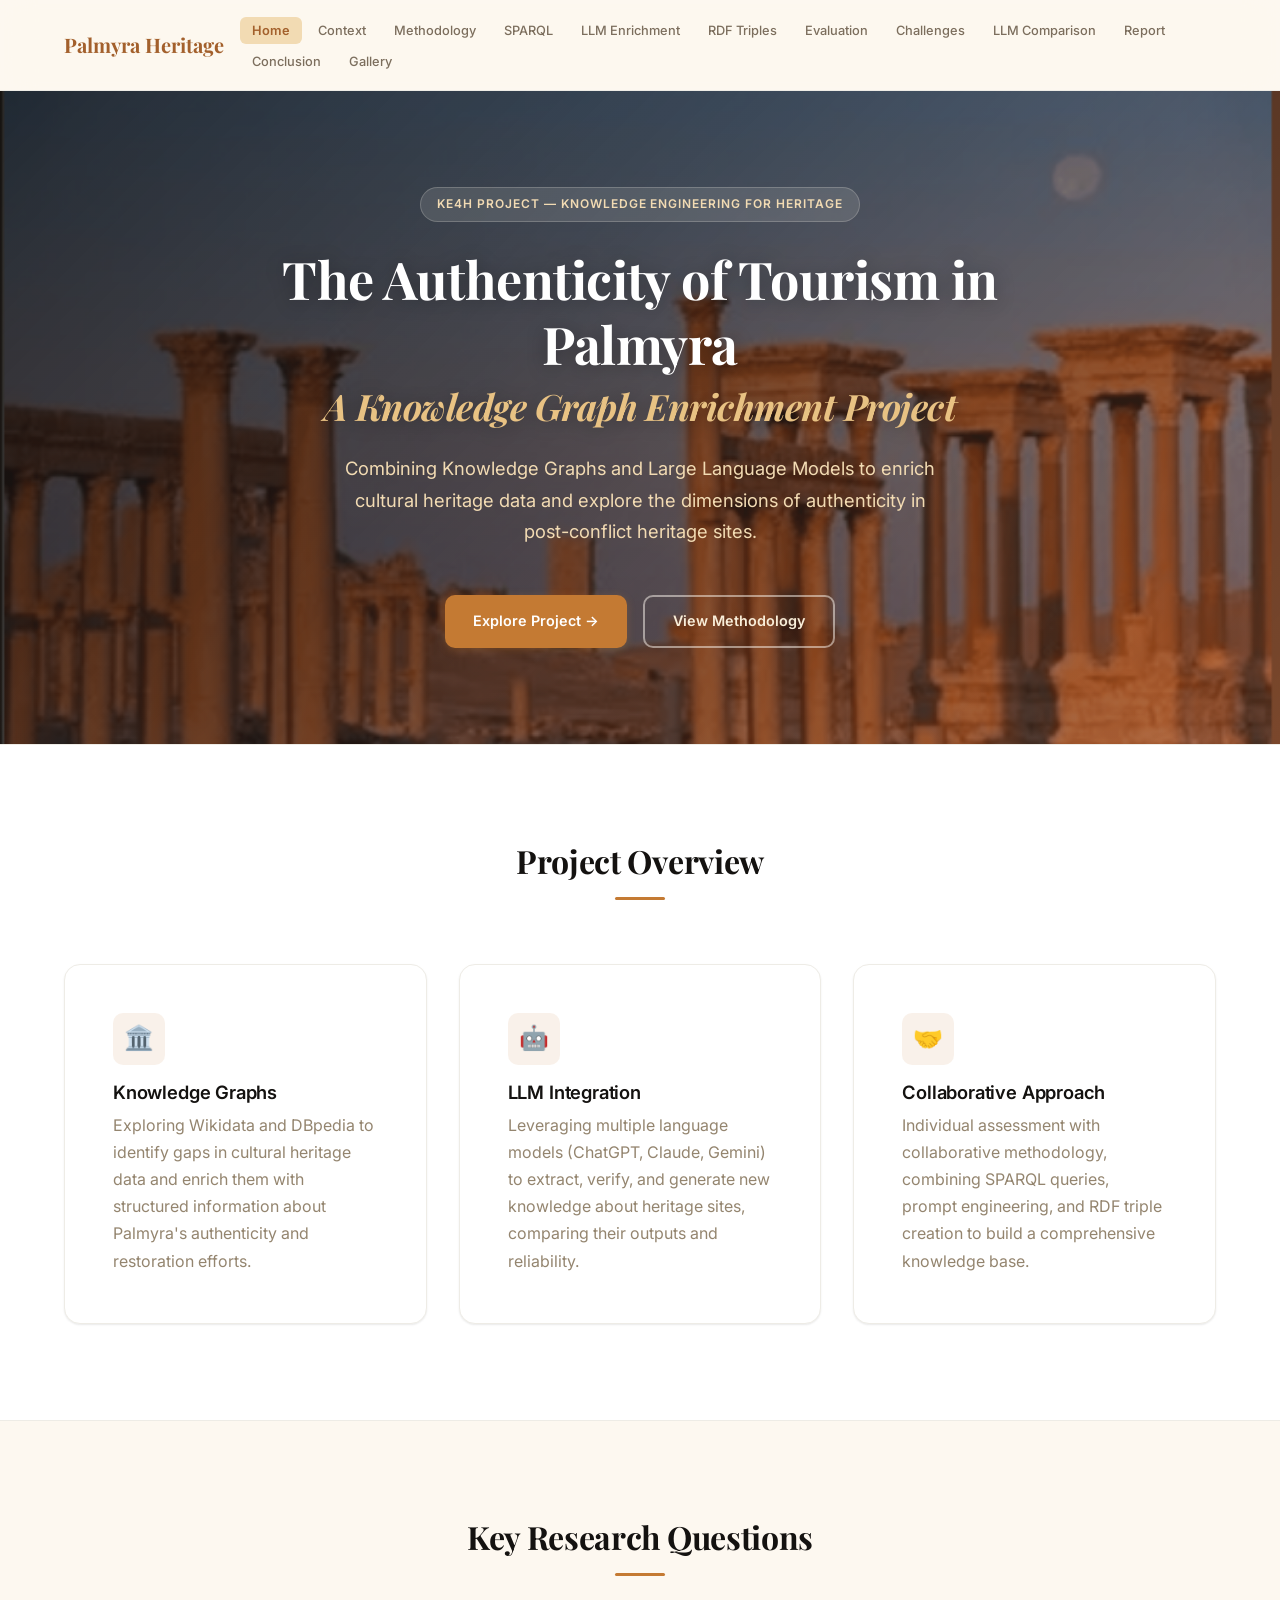
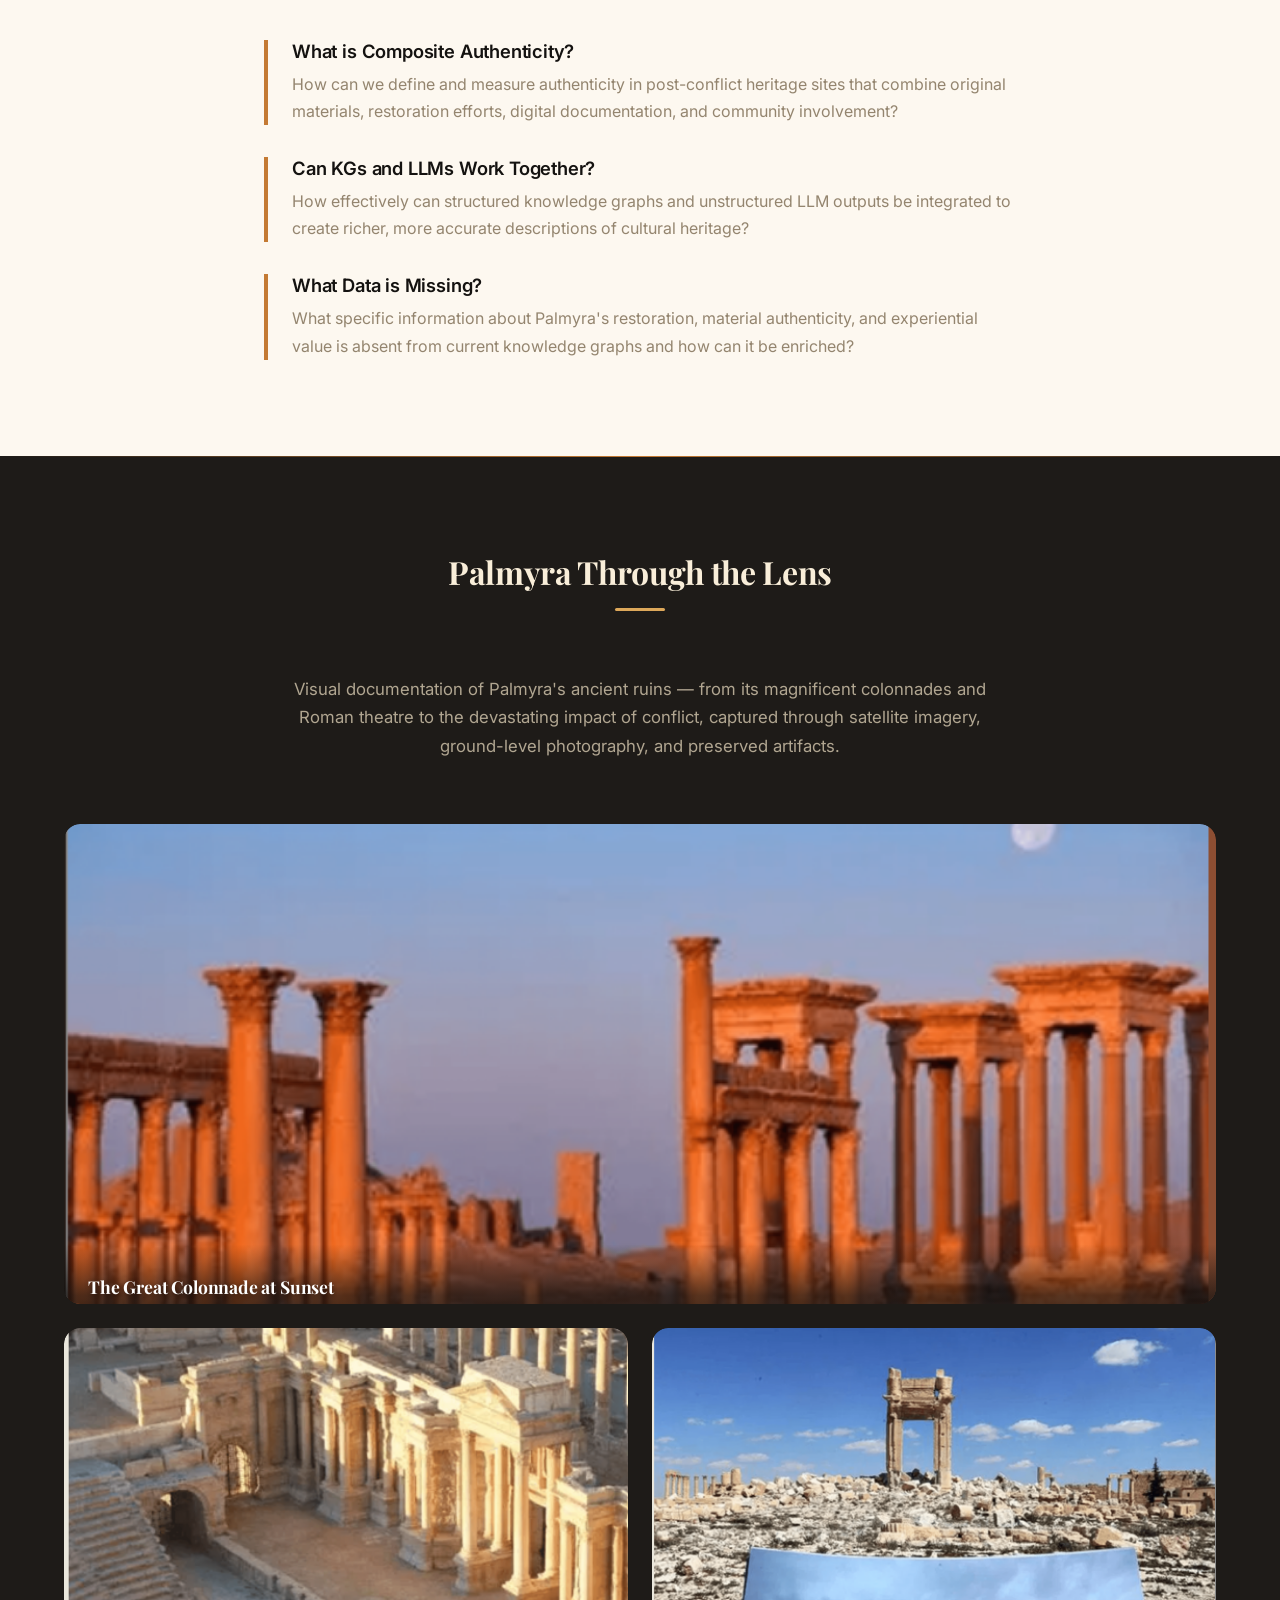
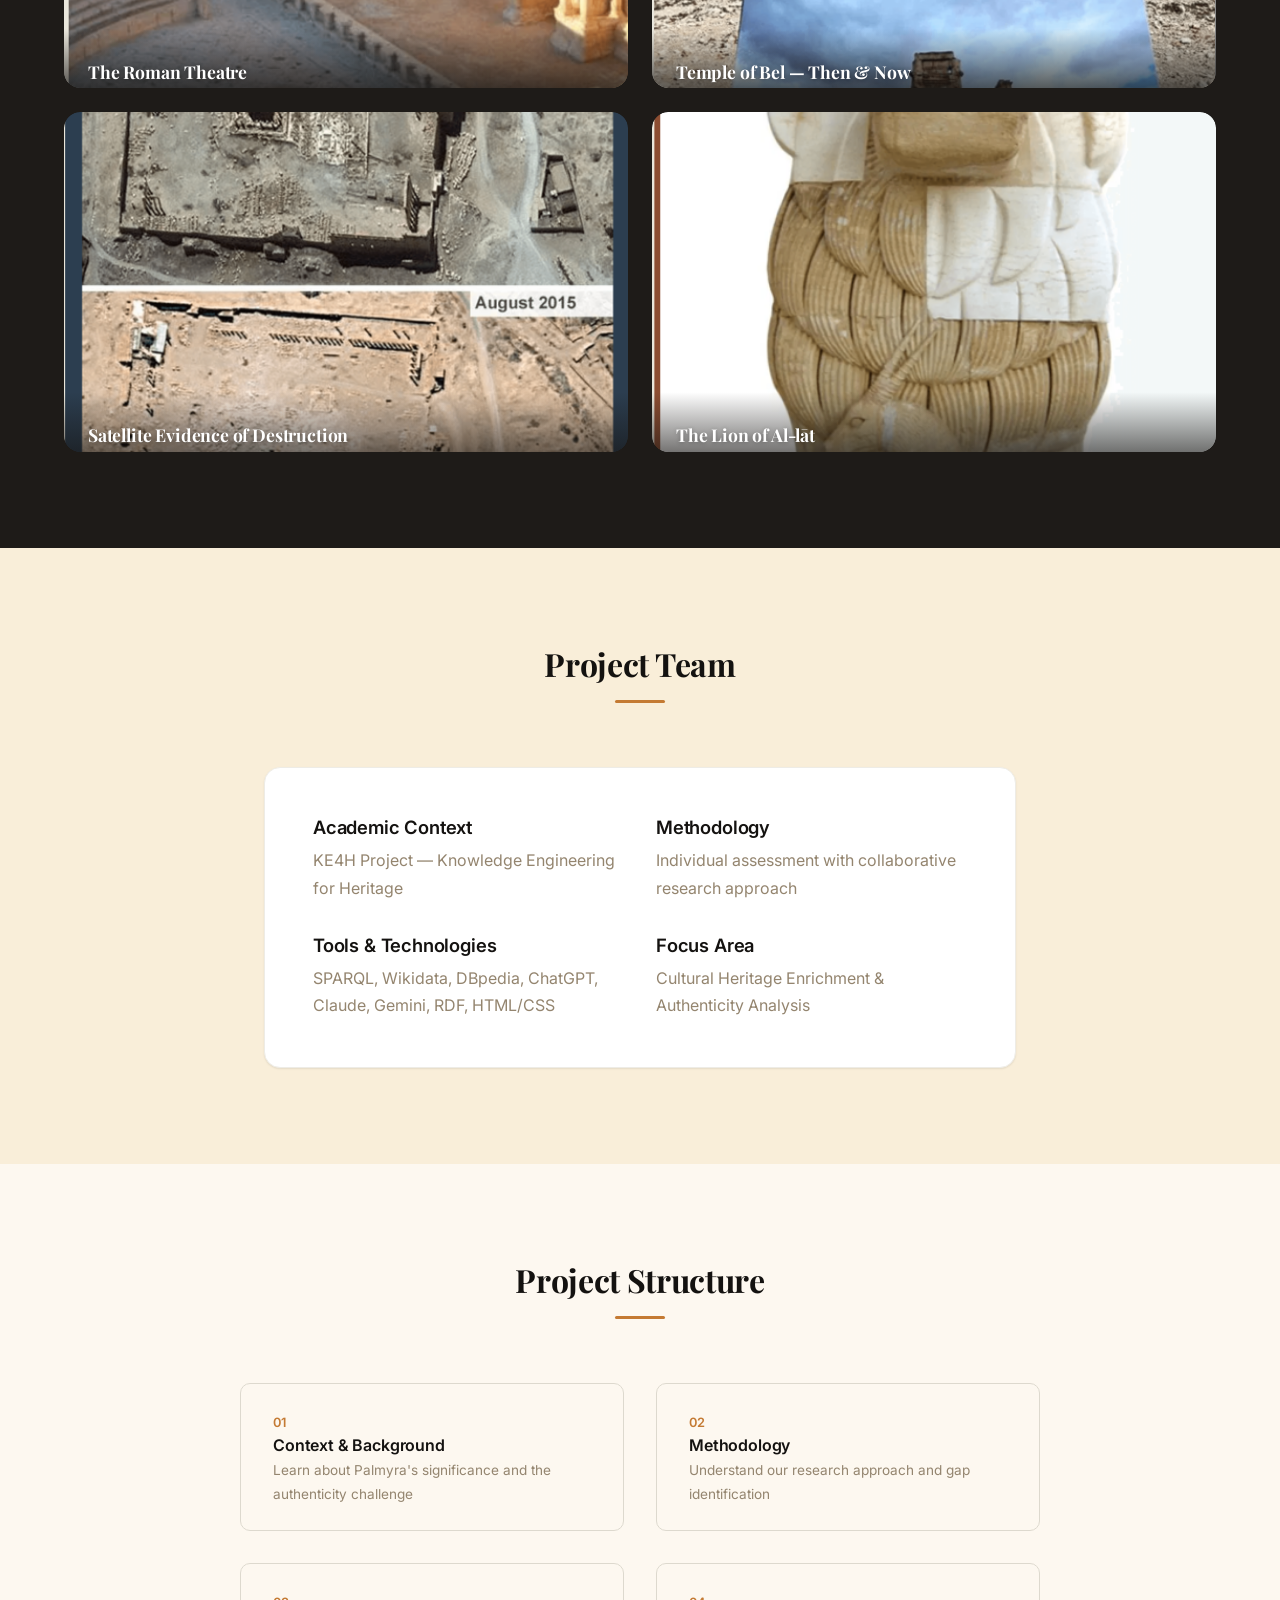
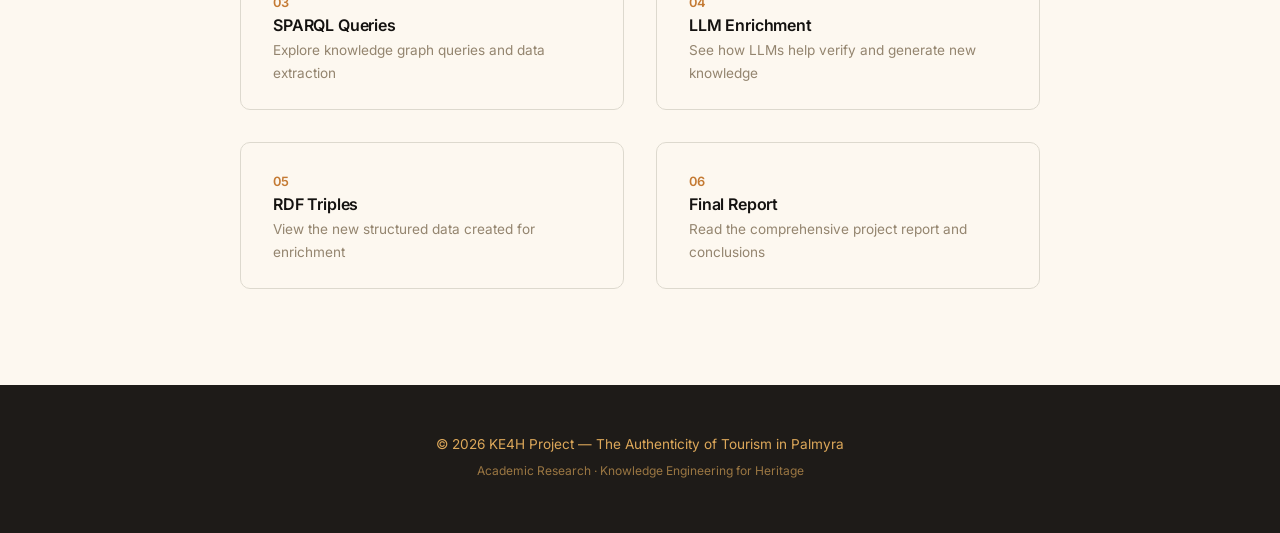
<file: index.html>
<!DOCTYPE html>
<html lang="en">
<head>
  <meta charset="UTF-8" />
  <meta name="viewport" content="width=device-width, initial-scale=1.0" />
  <title>Palmyra Heritage — The Authenticity of Tourism in Palmyra</title>
  <meta name="description" content="Combining Knowledge Graphs and Large Language Models to enrich cultural heritage data and explore the dimensions of authenticity in post-conflict heritage sites." />
  <link rel="stylesheet" href="style.css" />
</head>
<body>

  <!-- Navigation -->
  <nav class="nav" id="main-nav">
    <div class="container">
      <div class="nav__inner">
        <a href="index.html" class="nav__logo">Palmyra Heritage</a>
        <ul class="nav__links">
          <li><a href="index.html" class="nav__link nav__link--active">Home</a></li>
          <li><a href="context.html" class="nav__link">Context</a></li>
          <li><a href="methodology.html" class="nav__link">Methodology</a></li>
          <li><a href="sparql.html" class="nav__link">SPARQL</a></li>
          <li><a href="llm-enrichment.html" class="nav__link">LLM Enrichment</a></li>
          <li><a href="rdf-triples.html" class="nav__link">RDF Triples</a></li>
          <li><a href="evaluation.html" class="nav__link">Evaluation</a></li>
          <li><a href="challenges.html" class="nav__link">Challenges</a></li>
          <li><a href="llm-comparison.html" class="nav__link">LLM Comparison</a></li>
          <li><a href="report.html" class="nav__link">Report</a></li>
          <li><a href="conclusion.html" class="nav__link">Conclusion</a></li>
          <li><a href="#gallery" class="nav__link">Gallery</a></li>
        </ul>
        <button class="nav__toggle" aria-label="Toggle menu" onclick="document.getElementById('mobile-nav').classList.toggle('open')">
          <svg viewBox="0 0 24 24" fill="none" stroke="currentColor" stroke-width="2" stroke-linecap="round"><line x1="3" y1="6" x2="21" y2="6"/><line x1="3" y1="12" x2="21" y2="12"/><line x1="3" y1="18" x2="21" y2="18"/></svg>
        </button>
      </div>
      <div class="nav__mobile" id="mobile-nav">
        <a href="index.html" class="nav__link nav__link--active">Home</a>
        <a href="context.html" class="nav__link">Context</a>
        <a href="methodology.html" class="nav__link">Methodology</a>
        <a href="sparql.html" class="nav__link">SPARQL Queries</a>
        <a href="llm-enrichment.html" class="nav__link">LLM Enrichment</a>
        <a href="rdf-triples.html" class="nav__link">RDF Triples</a>
        <a href="evaluation.html" class="nav__link">Evaluation</a>
        <a href="challenges.html" class="nav__link">Challenges</a>
        <a href="llm-comparison.html" class="nav__link">LLM Comparison</a>
        <a href="report.html" class="nav__link">Report</a>
        <a href="conclusion.html" class="nav__link">Conclusion</a>
        <a href="#gallery" class="nav__link">Gallery</a>
      </div>
    </div>
  </nav>

  <!-- Hero Section -->
  <section class="hero hero--with-bg">
    <div class="hero__bg-image" style="background-image: url('images/palmyra-colonnade-sunset.png')"></div>
    <div class="hero__overlay"></div>
    <div class="container">
      <div class="hero__content fade-in-up">
        <span class="hero__badge">KE4H Project — Knowledge Engineering for Heritage</span>
        <h1>
          The Authenticity of Tourism in Palmyra
          <span>A Knowledge Graph Enrichment Project</span>
        </h1>
        <p class="hero__subtitle">
          Combining Knowledge Graphs and Large Language Models to enrich cultural heritage data and explore the dimensions of authenticity in post-conflict heritage sites.
        </p>
        <div class="btn-group">
          <a href="context.html" class="btn btn--primary">Explore Project →</a>
          <a href="methodology.html" class="btn btn--outline btn--outline-light">View Methodology</a>
        </div>
      </div>
    </div>
  </section>

  <!-- Project Overview -->
  <section class="section section--alt">
    <div class="container">
      <h2 class="section__title">Project Overview</h2>
      <div class="grid grid--3">
        <div class="card card--hover fade-in-up stagger-1">
          <div class="icon-box">🏛️</div>
          <h3>Knowledge Graphs</h3>
          <p>Exploring Wikidata and DBpedia to identify gaps in cultural heritage data and enrich them with structured information about Palmyra's authenticity and restoration efforts.</p>
        </div>
        <div class="card card--hover fade-in-up stagger-2">
          <div class="icon-box">🤖</div>
          <h3>LLM Integration</h3>
          <p>Leveraging multiple language models (ChatGPT, Claude, Gemini) to extract, verify, and generate new knowledge about heritage sites, comparing their outputs and reliability.</p>
        </div>
        <div class="card card--hover fade-in-up stagger-3">
          <div class="icon-box">🤝</div>
          <h3>Collaborative Approach</h3>
          <p>Individual assessment with collaborative methodology, combining SPARQL queries, prompt engineering, and RDF triple creation to build a comprehensive knowledge base.</p>
        </div>
      </div>
    </div>
  </section>

  <!-- Key Research Questions -->
  <section class="section">
    <div class="container container--narrow">
      <h2 class="section__title">Key Research Questions</h2>
      <div class="space-y">
        <div class="accent-bar fade-in-up stagger-1">
          <h3>What is Composite Authenticity?</h3>
          <p>How can we define and measure authenticity in post-conflict heritage sites that combine original materials, restoration efforts, digital documentation, and community involvement?</p>
        </div>
        <div class="accent-bar fade-in-up stagger-2">
          <h3>Can KGs and LLMs Work Together?</h3>
          <p>How effectively can structured knowledge graphs and unstructured LLM outputs be integrated to create richer, more accurate descriptions of cultural heritage?</p>
        </div>
        <div class="accent-bar fade-in-up stagger-3">
          <h3>What Data is Missing?</h3>
          <p>What specific information about Palmyra's restoration, material authenticity, and experiential value is absent from current knowledge graphs and how can it be enriched?</p>
        </div>
      </div>
    </div>
  </section>

  <!-- Photo Gallery -->
  <section class="section section--dark" id="gallery">
    <div class="container">
      <h2 class="section__title section__title--light">Palmyra Through the Lens</h2>
      <p class="gallery__intro">Visual documentation of Palmyra's ancient ruins — from its magnificent colonnades and Roman theatre to the devastating impact of conflict, captured through satellite imagery, ground-level photography, and preserved artifacts.</p>

      <div class="gallery">
        <!-- Large featured image -->
        <div class="gallery__item gallery__item--featured fade-in-up stagger-1">
          <div class="gallery__image-wrapper">
            <img src="images/palmyra-colonnade-sunset.png" alt="The Great Colonnade of Palmyra at sunset with moonrise" loading="lazy" />
            <div class="gallery__caption">
              <h3>The Great Colonnade at Sunset</h3>
              <p>The iconic colonnaded street of Palmyra, stretching over 1 kilometer, bathed in golden light with the moon rising above the ancient ruins.</p>
            </div>
          </div>
        </div>

        <!-- Two medium images -->
        <div class="gallery__item gallery__item--medium fade-in-up stagger-2">
          <div class="gallery__image-wrapper">
            <img src="images/palmyra-roman-theatre.png" alt="Aerial view of the Roman Theatre of Palmyra" loading="lazy" />
            <div class="gallery__caption">
              <h3>The Roman Theatre</h3>
              <p>An aerial perspective of the remarkably preserved Roman theatre, showcasing classical architectural mastery in the heart of the Syrian desert.</p>
            </div>
          </div>
        </div>

        <div class="gallery__item gallery__item--medium fade-in-up stagger-3">
          <div class="gallery__image-wrapper">
            <img src="images/palmyra-before-after-photo.png" alt="Before and after comparison — Temple of Bel at Palmyra" loading="lazy" />
            <div class="gallery__caption">
              <h3>Temple of Bel — Then &amp; Now</h3>
              <p>A powerful juxtaposition: a photograph of the Temple of Bel held against its current remains, documenting the devastating loss caused by conflict.</p>
            </div>
          </div>
        </div>

        <!-- Two smaller images -->
        <div class="gallery__item gallery__item--small fade-in-up stagger-4">
          <div class="gallery__image-wrapper">
            <img src="images/palmyra-satellite-comparison.png" alt="Satellite imagery comparing Palmyra's Temple of Bel in 2010 and 2015" loading="lazy" />
            <div class="gallery__caption">
              <h3>Satellite Evidence of Destruction</h3>
              <p>Satellite comparison of the Temple of Bel complex: September 2010 (intact) vs. August 2015 (destroyed), providing crucial documentation for heritage assessment.</p>
            </div>
          </div>
        </div>

        <div class="gallery__item gallery__item--small fade-in-up stagger-5">
          <div class="gallery__image-wrapper">
            <img src="images/palmyra-lion-sculpture.png" alt="The Lion of Al-lāt statue from Palmyra" loading="lazy" />
            <div class="gallery__caption">
              <h3>The Lion of Al-lāt</h3>
              <p>The restored limestone sculpture of the Lion of Al-lāt, a 15-tonne Palmyrene artifact symbolizing protection, carefully reconstructed after being damaged during the conflict.</p>
            </div>
          </div>
        </div>
      </div>
    </div>
  </section>

  <!-- Team Section -->
  <section class="section section--tinted">
    <div class="container">
      <h2 class="section__title">Project Team</h2>
      <div class="container container--narrow">
        <div class="card fade-in-up">
          <div class="grid grid--4">
            <div>
              <h3>Academic Context</h3>
              <p>KE4H Project — Knowledge Engineering for Heritage</p>
            </div>
            <div>
              <h3>Methodology</h3>
              <p>Individual assessment with collaborative research approach</p>
            </div>
            <div>
              <h3>Tools &amp; Technologies</h3>
              <p>SPARQL, Wikidata, DBpedia, ChatGPT, Claude, Gemini, RDF, HTML/CSS</p>
            </div>
            <div>
              <h3>Focus Area</h3>
              <p>Cultural Heritage Enrichment &amp; Authenticity Analysis</p>
            </div>
          </div>
        </div>
      </div>
    </div>
  </section>

  <!-- Project Structure -->
  <section class="section">
    <div class="container">
      <h2 class="section__title">Project Structure</h2>
      <div class="grid grid--2" style="max-width: 800px; margin: 0 auto;">
        <a href="context.html" class="project-link fade-in-up stagger-1">
          <span class="project-link__number">01</span>
          <h3>Context &amp; Background</h3>
          <p>Learn about Palmyra's significance and the authenticity challenge</p>
        </a>
        <a href="methodology.html" class="project-link fade-in-up stagger-2">
          <span class="project-link__number">02</span>
          <h3>Methodology</h3>
          <p>Understand our research approach and gap identification</p>
        </a>
        <a href="sparql.html" class="project-link fade-in-up stagger-3">
          <span class="project-link__number">03</span>
          <h3>SPARQL Queries</h3>
          <p>Explore knowledge graph queries and data extraction</p>
        </a>
        <a href="llm-enrichment.html" class="project-link fade-in-up stagger-4">
          <span class="project-link__number">04</span>
          <h3>LLM Enrichment</h3>
          <p>See how LLMs help verify and generate new knowledge</p>
        </a>
        <a href="rdf-triples.html" class="project-link fade-in-up stagger-5">
          <span class="project-link__number">05</span>
          <h3>RDF Triples</h3>
          <p>View the new structured data created for enrichment</p>
        </a>
        <a href="report.html" class="project-link fade-in-up stagger-6">
          <span class="project-link__number">06</span>
          <h3>Final Report</h3>
          <p>Read the comprehensive project report and conclusions</p>
        </a>
      </div>
    </div>
  </section>

  <!-- Footer -->
  <footer class="footer">
    <div class="container">
      <p>&copy; 2026 KE4H Project — The Authenticity of Tourism in Palmyra</p>
      <p class="footer__sub">Academic Research &middot; Knowledge Engineering for Heritage</p>
    </div>
  </footer>

  <script>
    // Sticky nav shadow on scroll
    window.addEventListener('scroll', () => {
      document.getElementById('main-nav').classList.toggle('scrolled', window.scrollY > 10);
    });
  </script>

</body>
</html>
</file>
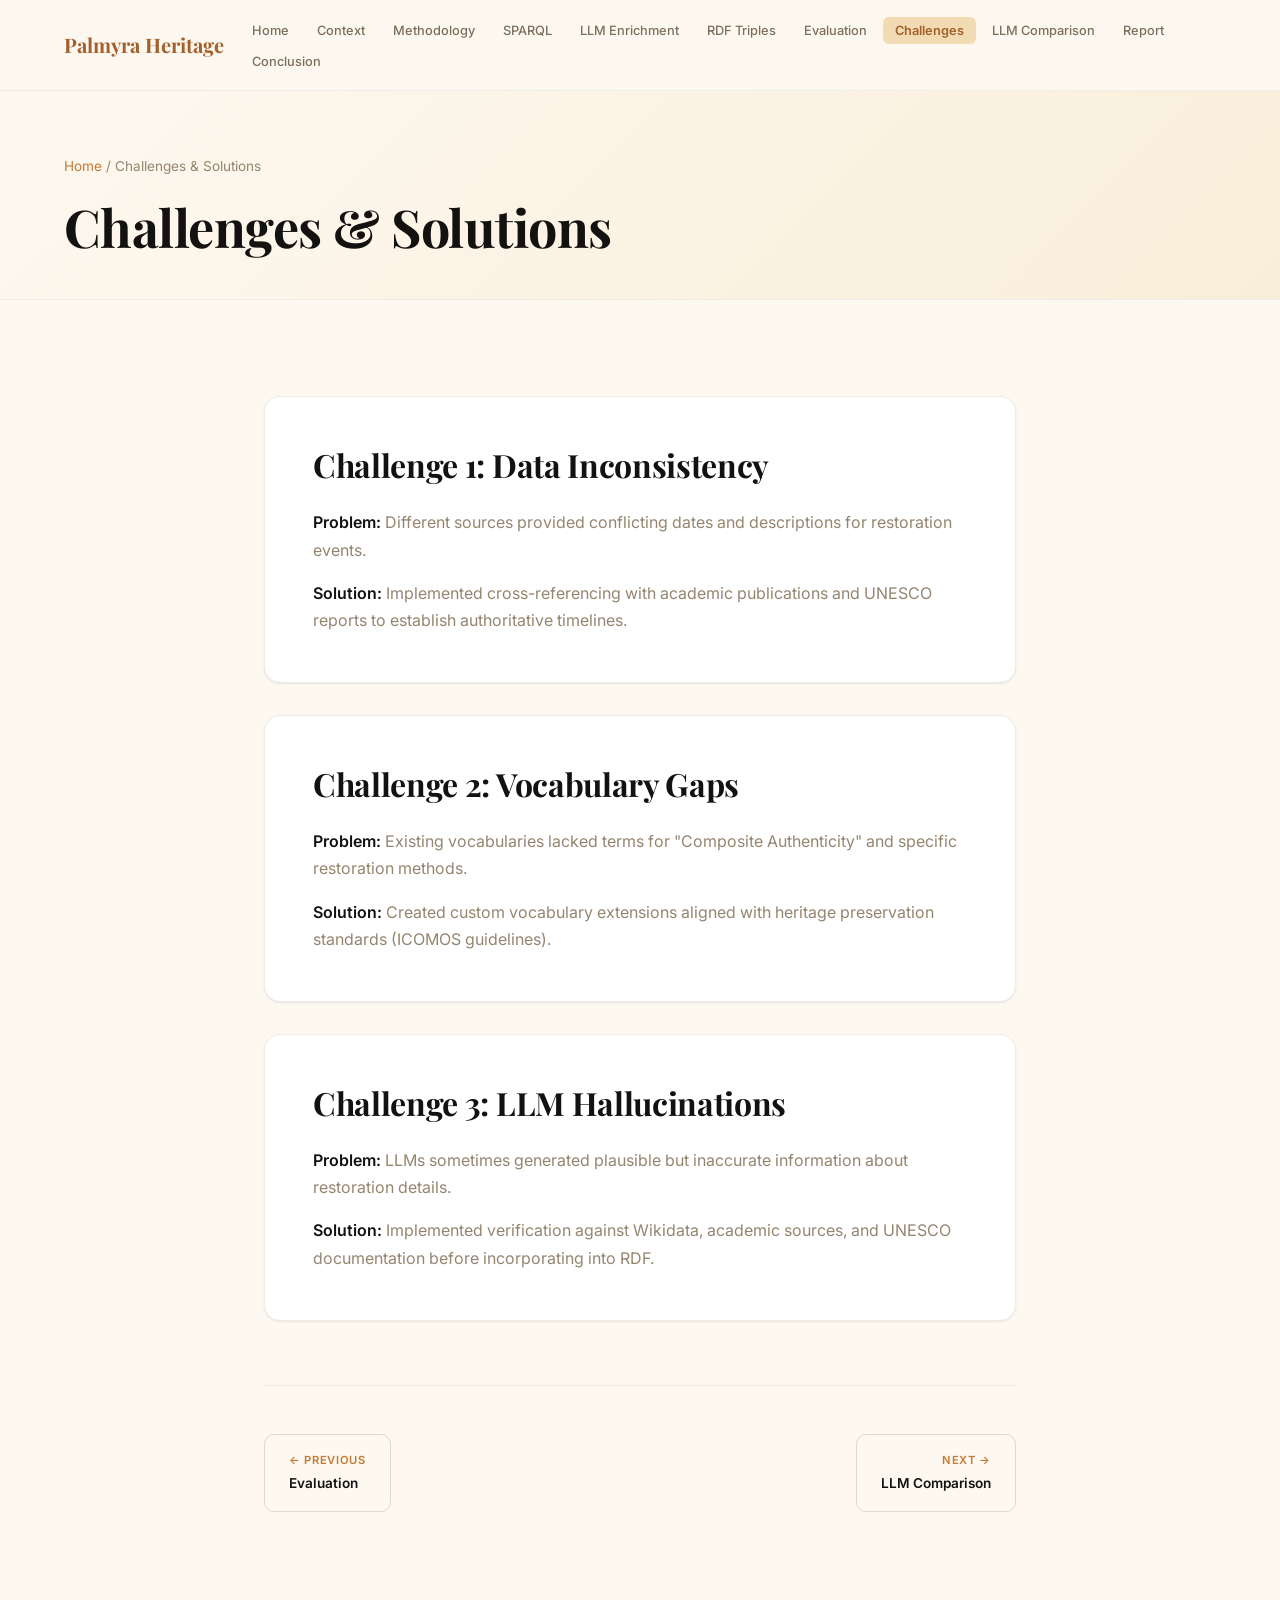
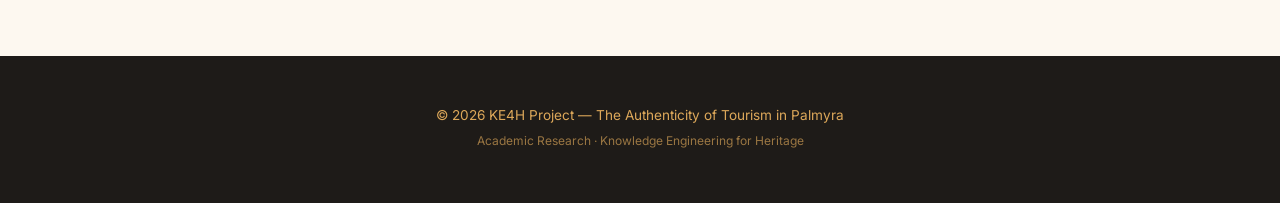
<file: challenges.html>
<!DOCTYPE html>
<html lang="en">
<head>
  <meta charset="UTF-8" />
  <meta name="viewport" content="width=device-width, initial-scale=1.0" />
  <title>Challenges &amp; Solutions — Palmyra Heritage</title>
  <meta name="description" content="Challenges encountered during the Palmyra heritage knowledge graph enrichment project and the solutions implemented." />
  <link rel="stylesheet" href="style.css" />
</head>
<body>

  <!-- Navigation -->
  <nav class="nav" id="main-nav">
    <div class="container">
      <div class="nav__inner">
        <a href="index.html" class="nav__logo">Palmyra Heritage</a>
        <ul class="nav__links">
          <li><a href="index.html" class="nav__link">Home</a></li>
          <li><a href="context.html" class="nav__link">Context</a></li>
          <li><a href="methodology.html" class="nav__link">Methodology</a></li>
          <li><a href="sparql.html" class="nav__link">SPARQL</a></li>
          <li><a href="llm-enrichment.html" class="nav__link">LLM Enrichment</a></li>
          <li><a href="rdf-triples.html" class="nav__link">RDF Triples</a></li>
          <li><a href="evaluation.html" class="nav__link">Evaluation</a></li>
          <li><a href="challenges.html" class="nav__link nav__link--active">Challenges</a></li>
          <li><a href="llm-comparison.html" class="nav__link">LLM Comparison</a></li>
          <li><a href="report.html" class="nav__link">Report</a></li>
          <li><a href="conclusion.html" class="nav__link">Conclusion</a></li>
        </ul>
        <button class="nav__toggle" aria-label="Toggle menu" onclick="document.getElementById('mobile-nav').classList.toggle('open')">
          <svg viewBox="0 0 24 24" fill="none" stroke="currentColor" stroke-width="2" stroke-linecap="round"><line x1="3" y1="6" x2="21" y2="6"/><line x1="3" y1="12" x2="21" y2="12"/><line x1="3" y1="18" x2="21" y2="18"/></svg>
        </button>
      </div>
      <div class="nav__mobile" id="mobile-nav">
        <a href="index.html" class="nav__link">Home</a>
        <a href="context.html" class="nav__link">Context</a>
        <a href="methodology.html" class="nav__link">Methodology</a>
        <a href="sparql.html" class="nav__link">SPARQL Queries</a>
        <a href="llm-enrichment.html" class="nav__link">LLM Enrichment</a>
        <a href="rdf-triples.html" class="nav__link">RDF Triples</a>
        <a href="evaluation.html" class="nav__link">Evaluation</a>
        <a href="challenges.html" class="nav__link nav__link--active">Challenges</a>
        <a href="llm-comparison.html" class="nav__link">LLM Comparison</a>
        <a href="report.html" class="nav__link">Report</a>
        <a href="conclusion.html" class="nav__link">Conclusion</a>
      </div>
    </div>
  </nav>

  <!-- Page Header -->
  <header class="page-header">
    <div class="container">
      <p class="page-header__breadcrumb"><a href="index.html">Home</a> / Challenges &amp; Solutions</p>
      <h1>Challenges &amp; Solutions</h1>
    </div>
  </header>

  <!-- Content -->
  <section class="section">
    <div class="container container--narrow">
      <div class="space-y">

        <div class="card fade-in-up">
          <h2>Challenge 1: Data Inconsistency</h2>
          <p><strong>Problem:</strong> Different sources provided conflicting dates and descriptions for restoration events.</p>
          <p><strong>Solution:</strong> Implemented cross-referencing with academic publications and UNESCO reports to establish authoritative timelines.</p>
        </div>

        <div class="card fade-in-up">
          <h2>Challenge 2: Vocabulary Gaps</h2>
          <p><strong>Problem:</strong> Existing vocabularies lacked terms for "Composite Authenticity" and specific restoration methods.</p>
          <p><strong>Solution:</strong> Created custom vocabulary extensions aligned with heritage preservation standards (ICOMOS guidelines).</p>
        </div>

        <div class="card fade-in-up">
          <h2>Challenge 3: LLM Hallucinations</h2>
          <p><strong>Problem:</strong> LLMs sometimes generated plausible but inaccurate information about restoration details.</p>
          <p><strong>Solution:</strong> Implemented verification against Wikidata, academic sources, and UNESCO documentation before incorporating into RDF.</p>
        </div>

      </div>

      <!-- Page Navigation -->
      <div class="page-nav">
        <a href="evaluation.html">
          <span class="page-nav__label">← Previous</span>
          <span class="page-nav__title">Evaluation</span>
        </a>
        <a href="llm-comparison.html">
          <span class="page-nav__label">Next →</span>
          <span class="page-nav__title">LLM Comparison</span>
        </a>
      </div>
    </div>
  </section>

  <!-- Footer -->
  <footer class="footer">
    <div class="container">
      <p>&copy; 2026 KE4H Project — The Authenticity of Tourism in Palmyra</p>
      <p class="footer__sub">Academic Research &middot; Knowledge Engineering for Heritage</p>
    </div>
  </footer>

  <script>
    window.addEventListener('scroll', () => {
      document.getElementById('main-nav').classList.toggle('scrolled', window.scrollY > 10);
    });
  </script>

</body>
</html>
</file>
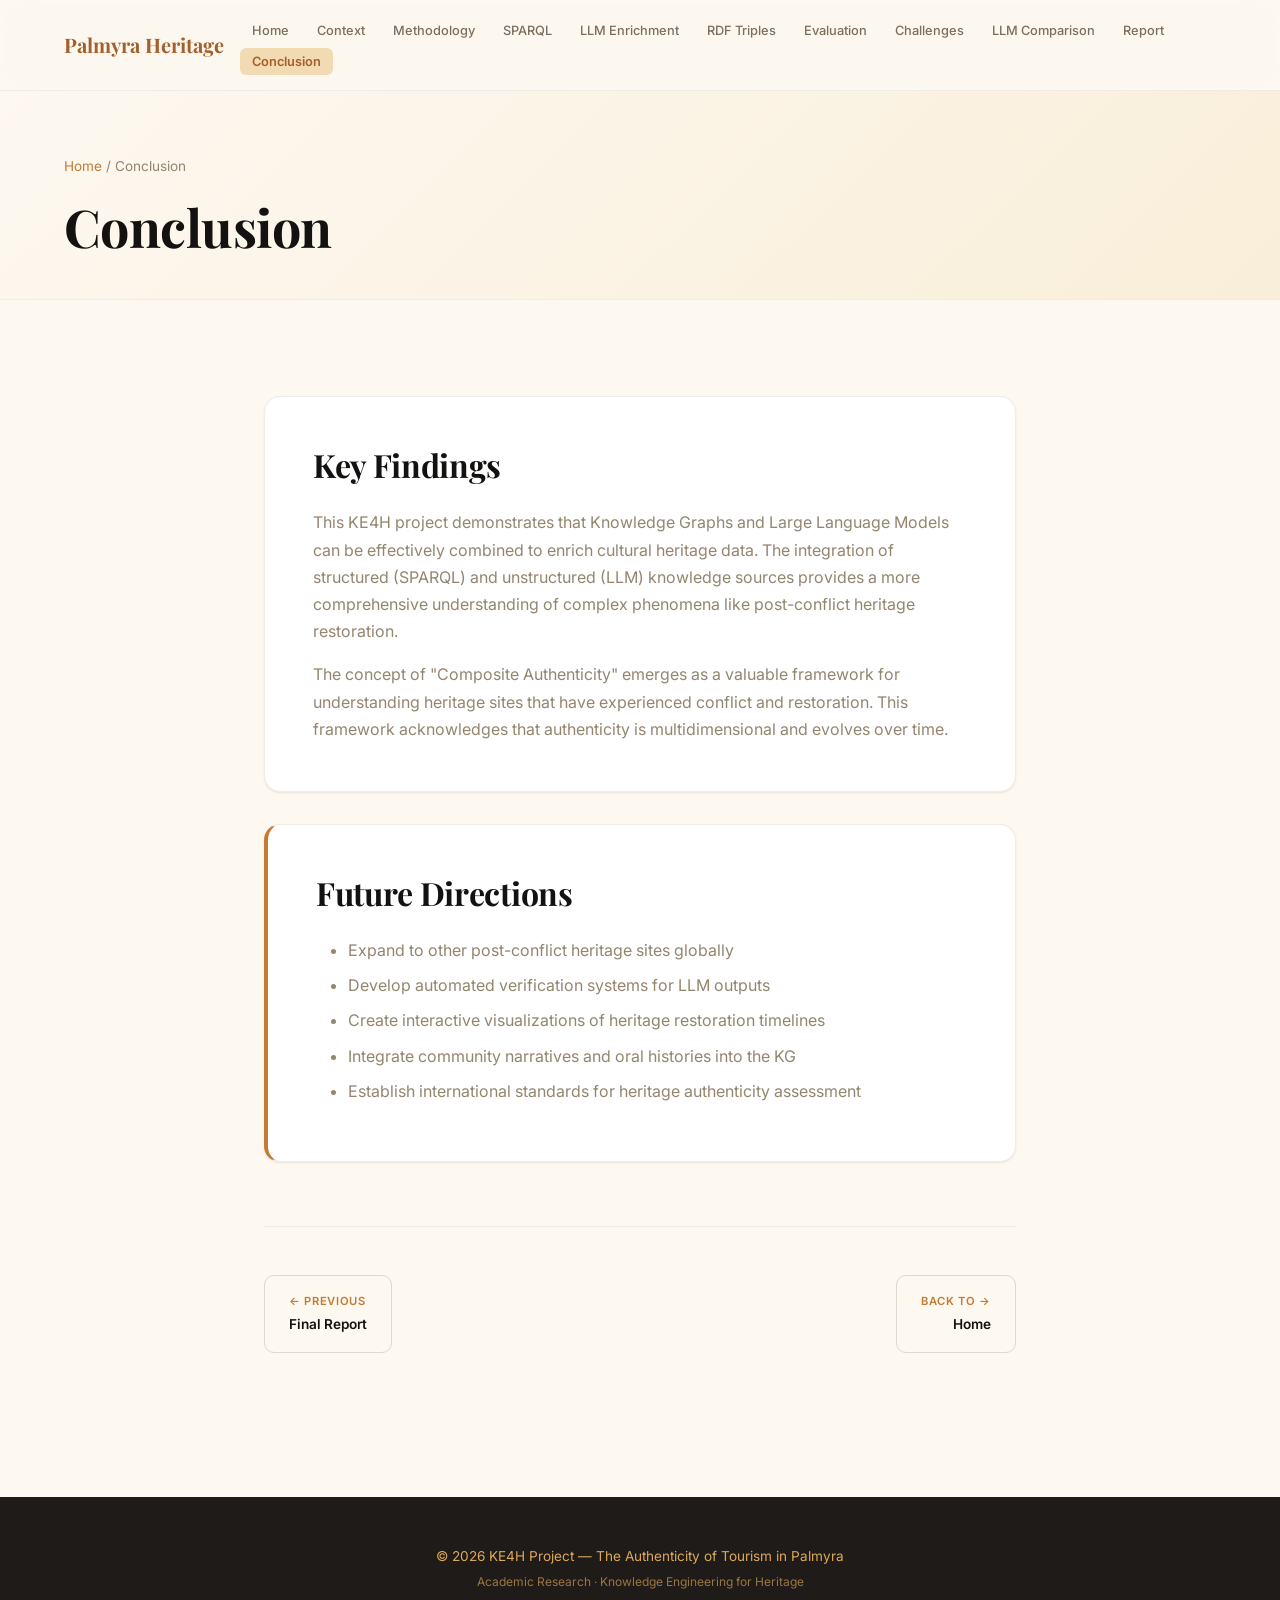
<file: conclusion.html>
<!DOCTYPE html>
<html lang="en">
<head>
  <meta charset="UTF-8" />
  <meta name="viewport" content="width=device-width, initial-scale=1.0" />
  <title>Conclusion — Palmyra Heritage</title>
  <meta name="description" content="Conclusion and future directions for the Palmyra Heritage Knowledge Graph enrichment project." />
  <link rel="stylesheet" href="style.css" />
</head>
<body>

  <!-- Navigation -->
  <nav class="nav" id="main-nav">
    <div class="container">
      <div class="nav__inner">
        <a href="index.html" class="nav__logo">Palmyra Heritage</a>
        <ul class="nav__links">
          <li><a href="index.html" class="nav__link">Home</a></li>
          <li><a href="context.html" class="nav__link">Context</a></li>
          <li><a href="methodology.html" class="nav__link">Methodology</a></li>
          <li><a href="sparql.html" class="nav__link">SPARQL</a></li>
          <li><a href="llm-enrichment.html" class="nav__link">LLM Enrichment</a></li>
          <li><a href="rdf-triples.html" class="nav__link">RDF Triples</a></li>
          <li><a href="evaluation.html" class="nav__link">Evaluation</a></li>
          <li><a href="challenges.html" class="nav__link">Challenges</a></li>
          <li><a href="llm-comparison.html" class="nav__link">LLM Comparison</a></li>
          <li><a href="report.html" class="nav__link">Report</a></li>
          <li><a href="conclusion.html" class="nav__link nav__link--active">Conclusion</a></li>
        </ul>
        <button class="nav__toggle" aria-label="Toggle menu" onclick="document.getElementById('mobile-nav').classList.toggle('open')">
          <svg viewBox="0 0 24 24" fill="none" stroke="currentColor" stroke-width="2" stroke-linecap="round"><line x1="3" y1="6" x2="21" y2="6"/><line x1="3" y1="12" x2="21" y2="12"/><line x1="3" y1="18" x2="21" y2="18"/></svg>
        </button>
      </div>
      <div class="nav__mobile" id="mobile-nav">
        <a href="index.html" class="nav__link">Home</a>
        <a href="context.html" class="nav__link">Context</a>
        <a href="methodology.html" class="nav__link">Methodology</a>
        <a href="sparql.html" class="nav__link">SPARQL Queries</a>
        <a href="llm-enrichment.html" class="nav__link">LLM Enrichment</a>
        <a href="rdf-triples.html" class="nav__link">RDF Triples</a>
        <a href="evaluation.html" class="nav__link">Evaluation</a>
        <a href="challenges.html" class="nav__link">Challenges</a>
        <a href="llm-comparison.html" class="nav__link">LLM Comparison</a>
        <a href="report.html" class="nav__link">Report</a>
        <a href="conclusion.html" class="nav__link nav__link--active">Conclusion</a>
      </div>
    </div>
  </nav>

  <!-- Page Header -->
  <header class="page-header">
    <div class="container">
      <p class="page-header__breadcrumb"><a href="index.html">Home</a> / Conclusion</p>
      <h1>Conclusion</h1>
    </div>
  </header>

  <!-- Content -->
  <section class="section">
    <div class="container container--narrow">
      <div class="space-y">

        <div class="card fade-in-up">
          <h2>Key Findings</h2>
          <p>This KE4H project demonstrates that Knowledge Graphs and Large Language Models can be effectively combined to enrich cultural heritage data. The integration of structured (SPARQL) and unstructured (LLM) knowledge sources provides a more comprehensive understanding of complex phenomena like post-conflict heritage restoration.</p>
          <p>The concept of "Composite Authenticity" emerges as a valuable framework for understanding heritage sites that have experienced conflict and restoration. This framework acknowledges that authenticity is multidimensional and evolves over time.</p>
        </div>

        <div class="card card--accent fade-in-up">
          <h2>Future Directions</h2>
          <ul class="list">
            <li>Expand to other post-conflict heritage sites globally</li>
            <li>Develop automated verification systems for LLM outputs</li>
            <li>Create interactive visualizations of heritage restoration timelines</li>
            <li>Integrate community narratives and oral histories into the KG</li>
            <li>Establish international standards for heritage authenticity assessment</li>
          </ul>
        </div>

      </div>

      <!-- Page Navigation -->
      <div class="page-nav">
        <a href="report.html">
          <span class="page-nav__label">← Previous</span>
          <span class="page-nav__title">Final Report</span>
        </a>
        <a href="index.html">
          <span class="page-nav__label">Back to →</span>
          <span class="page-nav__title">Home</span>
        </a>
      </div>
    </div>
  </section>

  <!-- Footer -->
  <footer class="footer">
    <div class="container">
      <p>&copy; 2026 KE4H Project — The Authenticity of Tourism in Palmyra</p>
      <p class="footer__sub">Academic Research &middot; Knowledge Engineering for Heritage</p>
    </div>
  </footer>

  <script>
    window.addEventListener('scroll', () => {
      document.getElementById('main-nav').classList.toggle('scrolled', window.scrollY > 10);
    });
  </script>

</body>
</html>
</file>
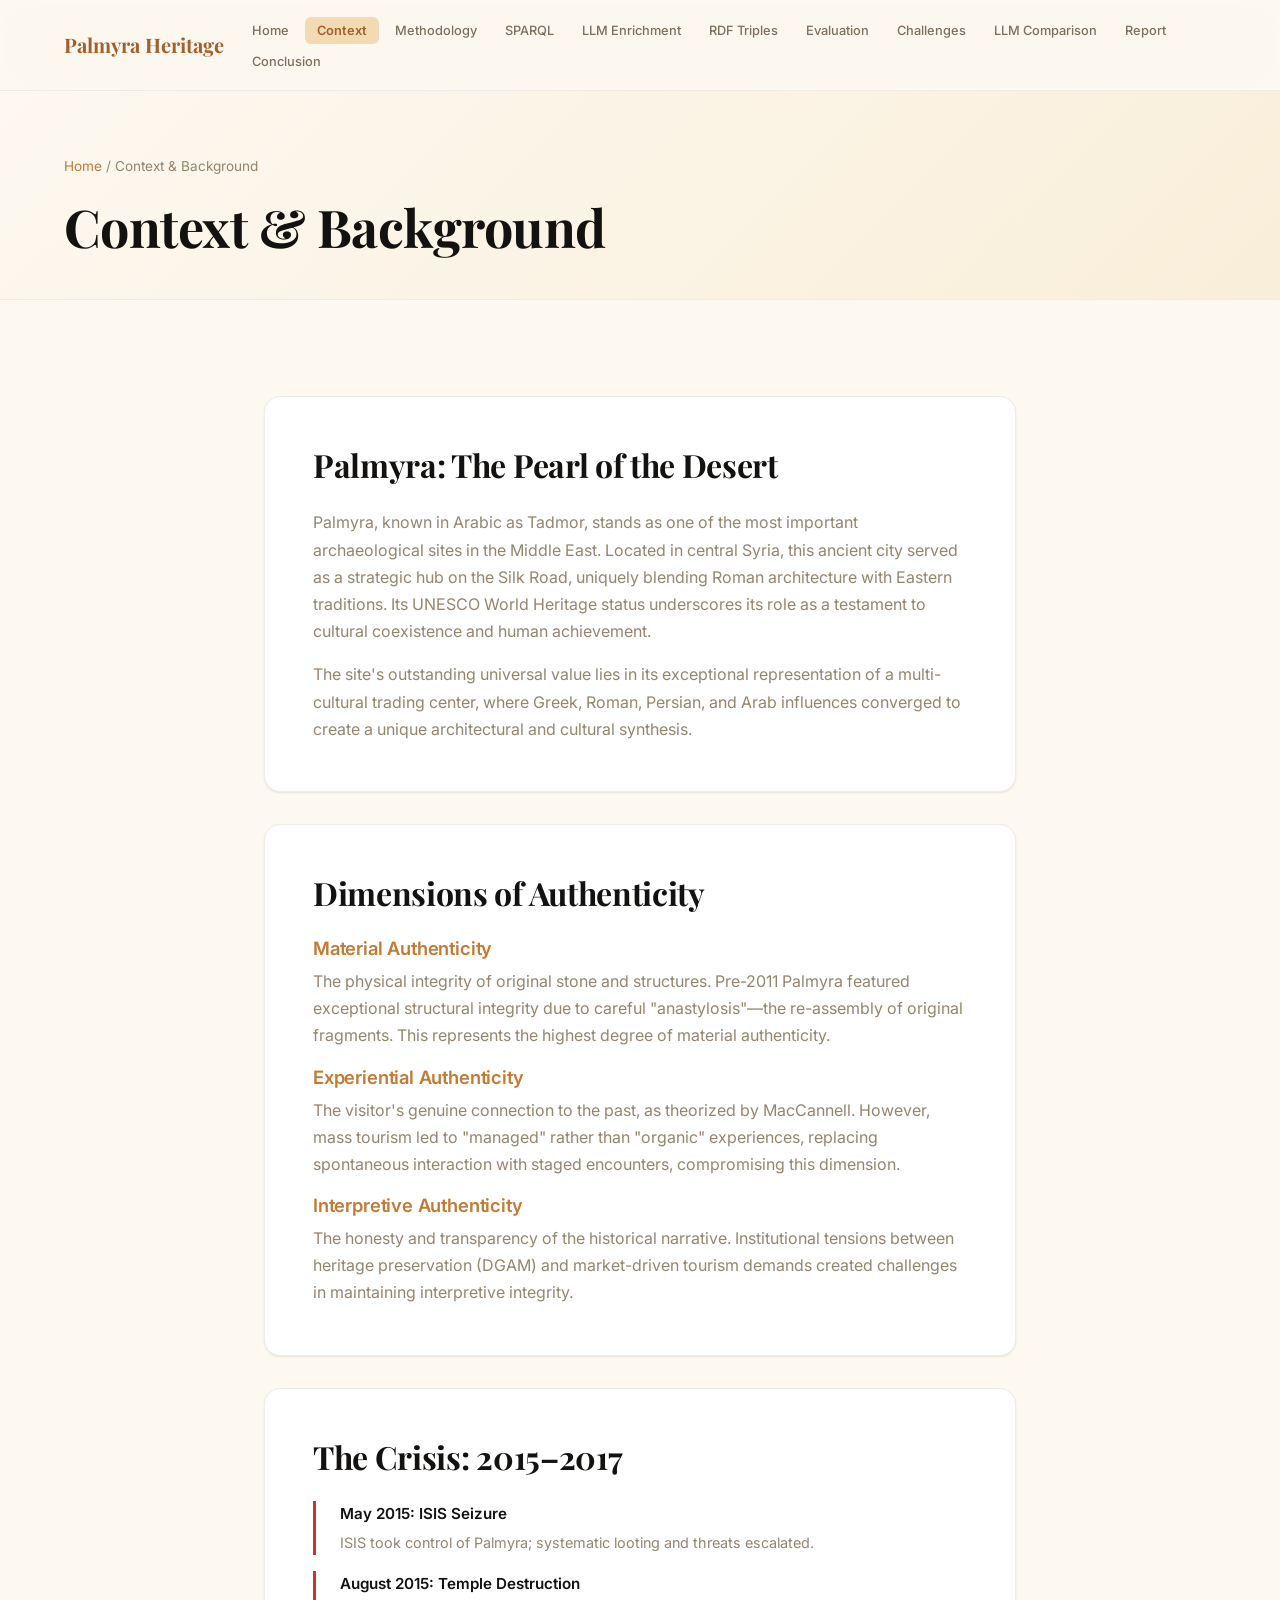
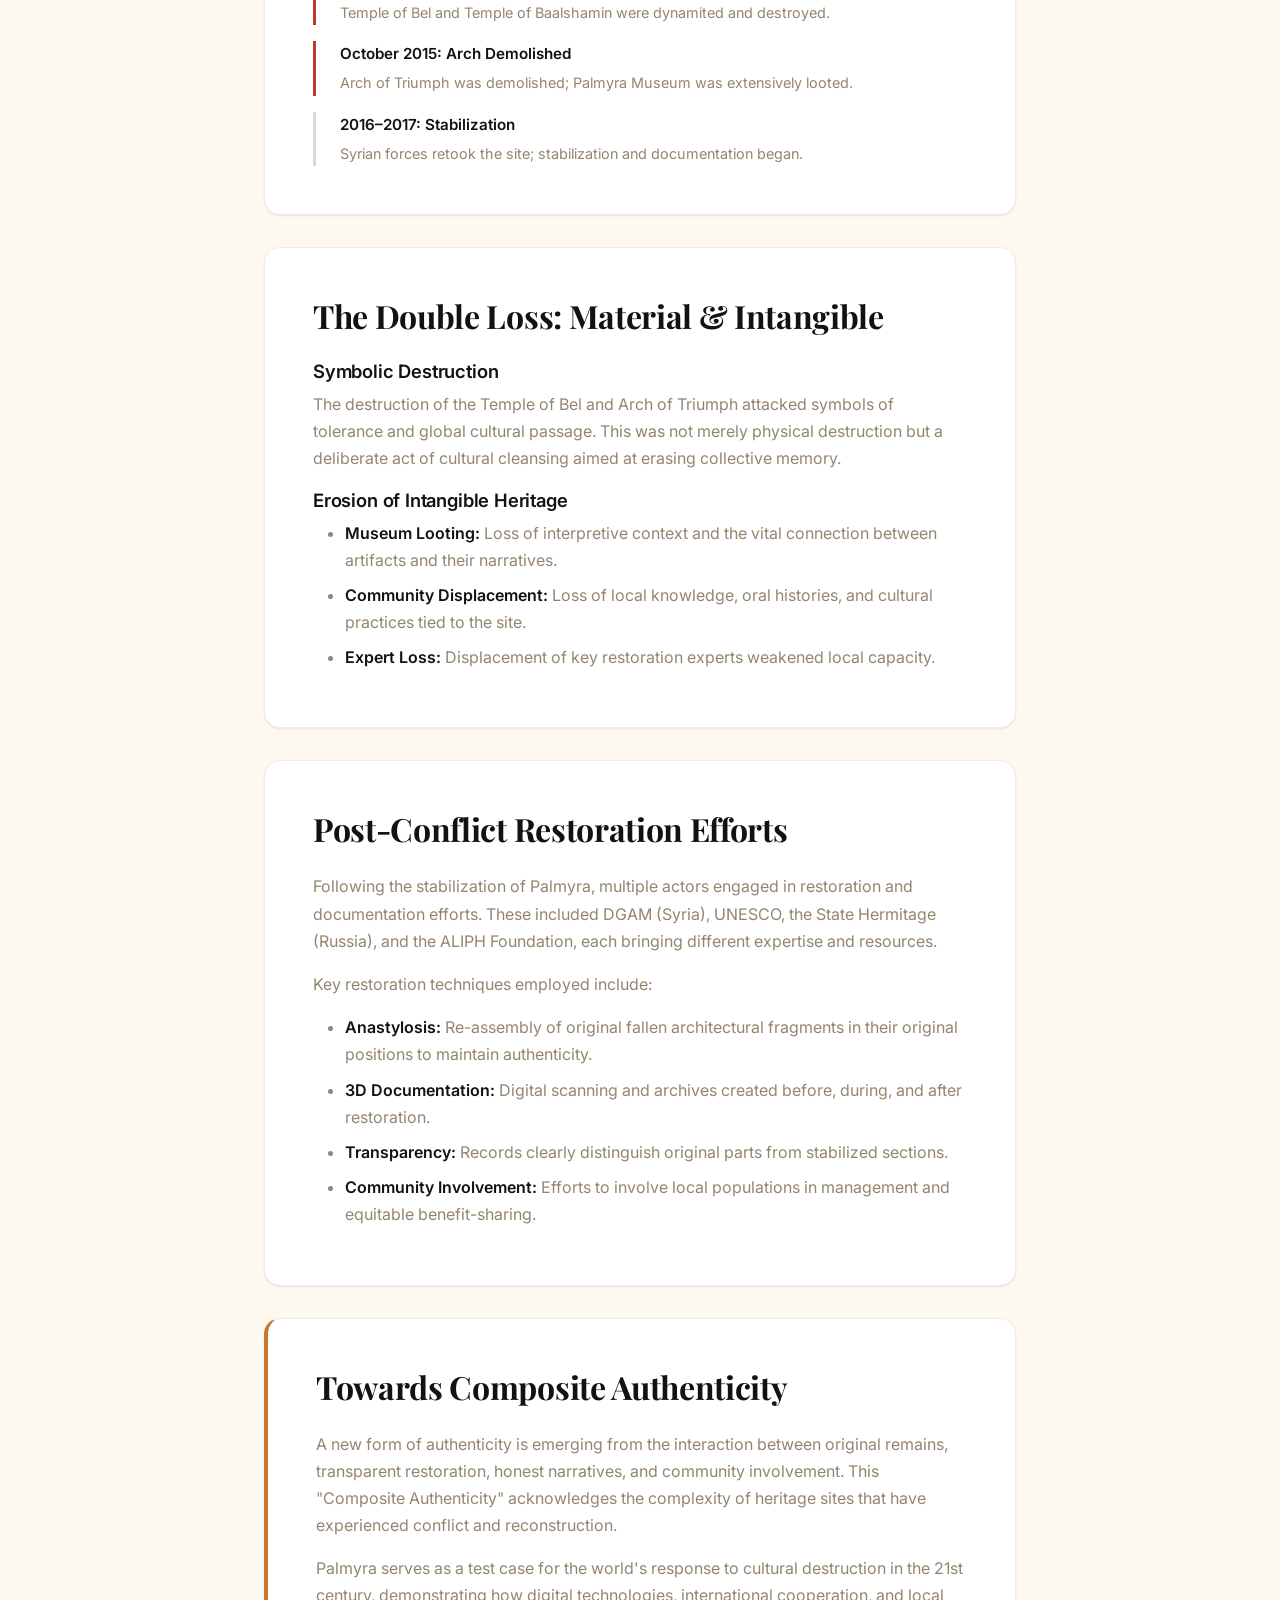
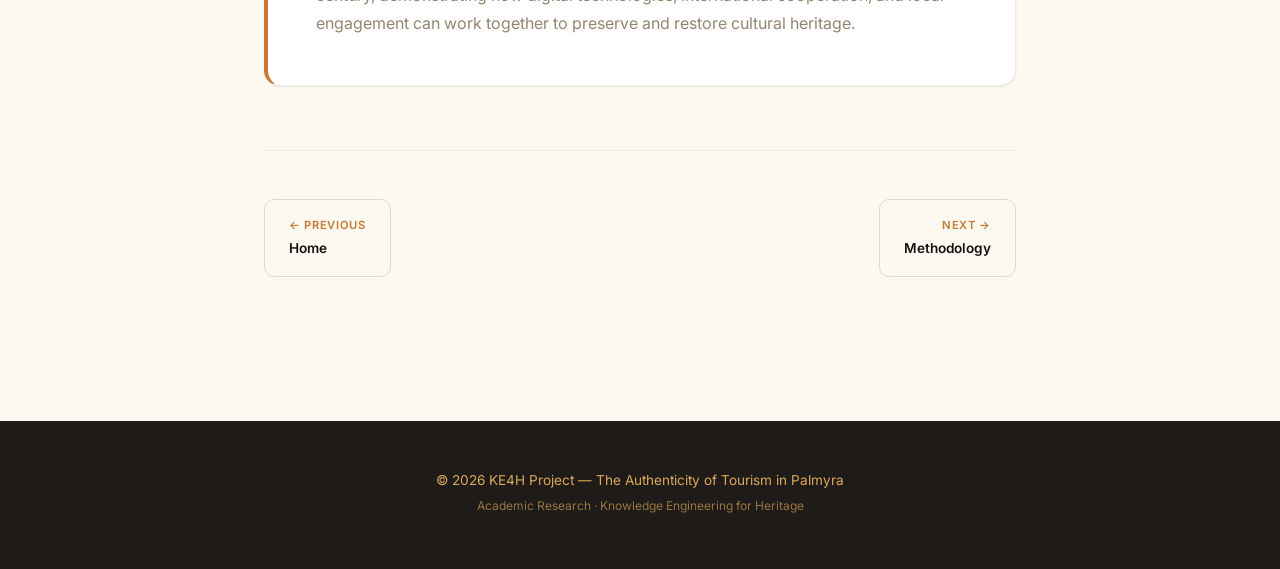
<file: context.html>
<!DOCTYPE html>
<html lang="en">
<head>
  <meta charset="UTF-8" />
  <meta name="viewport" content="width=device-width, initial-scale=1.0" />
  <title>Context &amp; Background — Palmyra Heritage</title>
  <meta name="description" content="Palmyra's significance as a UNESCO World Heritage Site, the 2015 crisis, dimensions of authenticity, and post-conflict restoration efforts." />
  <link rel="stylesheet" href="style.css" />
</head>
<body>

  <!-- Navigation -->
  <nav class="nav" id="main-nav">
    <div class="container">
      <div class="nav__inner">
        <a href="index.html" class="nav__logo">Palmyra Heritage</a>
        <ul class="nav__links">
          <li><a href="index.html" class="nav__link">Home</a></li>
          <li><a href="context.html" class="nav__link nav__link--active">Context</a></li>
          <li><a href="methodology.html" class="nav__link">Methodology</a></li>
          <li><a href="sparql.html" class="nav__link">SPARQL</a></li>
          <li><a href="llm-enrichment.html" class="nav__link">LLM Enrichment</a></li>
          <li><a href="rdf-triples.html" class="nav__link">RDF Triples</a></li>
          <li><a href="evaluation.html" class="nav__link">Evaluation</a></li>
          <li><a href="challenges.html" class="nav__link">Challenges</a></li>
          <li><a href="llm-comparison.html" class="nav__link">LLM Comparison</a></li>
          <li><a href="report.html" class="nav__link">Report</a></li>
          <li><a href="conclusion.html" class="nav__link">Conclusion</a></li>
        </ul>
        <button class="nav__toggle" aria-label="Toggle menu" onclick="document.getElementById('mobile-nav').classList.toggle('open')">
          <svg viewBox="0 0 24 24" fill="none" stroke="currentColor" stroke-width="2" stroke-linecap="round"><line x1="3" y1="6" x2="21" y2="6"/><line x1="3" y1="12" x2="21" y2="12"/><line x1="3" y1="18" x2="21" y2="18"/></svg>
        </button>
      </div>
      <div class="nav__mobile" id="mobile-nav">
        <a href="index.html" class="nav__link">Home</a>
        <a href="context.html" class="nav__link nav__link--active">Context</a>
        <a href="methodology.html" class="nav__link">Methodology</a>
        <a href="sparql.html" class="nav__link">SPARQL Queries</a>
        <a href="llm-enrichment.html" class="nav__link">LLM Enrichment</a>
        <a href="rdf-triples.html" class="nav__link">RDF Triples</a>
        <a href="evaluation.html" class="nav__link">Evaluation</a>
        <a href="challenges.html" class="nav__link">Challenges</a>
        <a href="llm-comparison.html" class="nav__link">LLM Comparison</a>
        <a href="report.html" class="nav__link">Report</a>
        <a href="conclusion.html" class="nav__link">Conclusion</a>
      </div>
    </div>
  </nav>

  <!-- Page Header -->
  <header class="page-header">
    <div class="container">
      <p class="page-header__breadcrumb"><a href="index.html">Home</a> / Context &amp; Background</p>
      <h1>Context &amp; Background</h1>
    </div>
  </header>

  <!-- Content -->
  <section class="section">
    <div class="container container--narrow">
      <div class="space-y">

        <!-- Palmyra: The Pearl of the Desert -->
        <div class="card fade-in-up">
          <h2>Palmyra: The Pearl of the Desert</h2>
          <p>Palmyra, known in Arabic as Tadmor, stands as one of the most important archaeological sites in the Middle East. Located in central Syria, this ancient city served as a strategic hub on the Silk Road, uniquely blending Roman architecture with Eastern traditions. Its UNESCO World Heritage status underscores its role as a testament to cultural coexistence and human achievement.</p>
          <p>The site's outstanding universal value lies in its exceptional representation of a multi-cultural trading center, where Greek, Roman, Persian, and Arab influences converged to create a unique architectural and cultural synthesis.</p>
        </div>

        <!-- Dimensions of Authenticity -->
        <div class="card fade-in-up">
          <h2>Dimensions of Authenticity</h2>
          <div class="space-y-sm">
            <div>
              <h3 class="text-accent">Material Authenticity</h3>
              <p>The physical integrity of original stone and structures. Pre-2011 Palmyra featured exceptional structural integrity due to careful "anastylosis"—the re-assembly of original fragments. This represents the highest degree of material authenticity.</p>
            </div>
            <div>
              <h3 class="text-accent">Experiential Authenticity</h3>
              <p>The visitor's genuine connection to the past, as theorized by MacCannell. However, mass tourism led to "managed" rather than "organic" experiences, replacing spontaneous interaction with staged encounters, compromising this dimension.</p>
            </div>
            <div>
              <h3 class="text-accent">Interpretive Authenticity</h3>
              <p>The honesty and transparency of the historical narrative. Institutional tensions between heritage preservation (DGAM) and market-driven tourism demands created challenges in maintaining interpretive integrity.</p>
            </div>
          </div>
        </div>

        <!-- The Crisis: 2015-2017 -->
        <div class="card fade-in-up">
          <h2>The Crisis: 2015–2017</h2>
          <div class="timeline">
            <div class="timeline__item timeline__item--danger">
              <p class="timeline__date">May 2015: ISIS Seizure</p>
              <p class="timeline__text">ISIS took control of Palmyra; systematic looting and threats escalated.</p>
            </div>
            <div class="timeline__item timeline__item--danger">
              <p class="timeline__date">August 2015: Temple Destruction</p>
              <p class="timeline__text">Temple of Bel and Temple of Baalshamin were dynamited and destroyed.</p>
            </div>
            <div class="timeline__item timeline__item--danger">
              <p class="timeline__date">October 2015: Arch Demolished</p>
              <p class="timeline__text">Arch of Triumph was demolished; Palmyra Museum was extensively looted.</p>
            </div>
            <div class="timeline__item">
              <p class="timeline__date">2016–2017: Stabilization</p>
              <p class="timeline__text">Syrian forces retook the site; stabilization and documentation began.</p>
            </div>
          </div>
        </div>

        <!-- The Double Loss -->
        <div class="card fade-in-up">
          <h2>The Double Loss: Material &amp; Intangible</h2>
          <div class="space-y-sm">
            <div>
              <h3>Symbolic Destruction</h3>
              <p>The destruction of the Temple of Bel and Arch of Triumph attacked symbols of tolerance and global cultural passage. This was not merely physical destruction but a deliberate act of cultural cleansing aimed at erasing collective memory.</p>
            </div>
            <div>
              <h3>Erosion of Intangible Heritage</h3>
              <ul class="list">
                <li><strong>Museum Looting:</strong> Loss of interpretive context and the vital connection between artifacts and their narratives.</li>
                <li><strong>Community Displacement:</strong> Loss of local knowledge, oral histories, and cultural practices tied to the site.</li>
                <li><strong>Expert Loss:</strong> Displacement of key restoration experts weakened local capacity.</li>
              </ul>
            </div>
          </div>
        </div>

        <!-- Post-Conflict Restoration -->
        <div class="card fade-in-up">
          <h2>Post-Conflict Restoration Efforts</h2>
          <p>Following the stabilization of Palmyra, multiple actors engaged in restoration and documentation efforts. These included DGAM (Syria), UNESCO, the State Hermitage (Russia), and the ALIPH Foundation, each bringing different expertise and resources.</p>
          <p>Key restoration techniques employed include:</p>
          <ul class="list">
            <li><strong>Anastylosis:</strong> Re-assembly of original fallen architectural fragments in their original positions to maintain authenticity.</li>
            <li><strong>3D Documentation:</strong> Digital scanning and archives created before, during, and after restoration.</li>
            <li><strong>Transparency:</strong> Records clearly distinguish original parts from stabilized sections.</li>
            <li><strong>Community Involvement:</strong> Efforts to involve local populations in management and equitable benefit-sharing.</li>
          </ul>
        </div>

        <!-- Towards Composite Authenticity -->
        <div class="card card--accent fade-in-up">
          <h2>Towards Composite Authenticity</h2>
          <p>A new form of authenticity is emerging from the interaction between original remains, transparent restoration, honest narratives, and community involvement. This "Composite Authenticity" acknowledges the complexity of heritage sites that have experienced conflict and reconstruction.</p>
          <p>Palmyra serves as a test case for the world's response to cultural destruction in the 21st century, demonstrating how digital technologies, international cooperation, and local engagement can work together to preserve and restore cultural heritage.</p>
        </div>

      </div>

      <!-- Page Navigation -->
      <div class="page-nav">
        <a href="index.html">
          <span class="page-nav__label">← Previous</span>
          <span class="page-nav__title">Home</span>
        </a>
        <a href="methodology.html">
          <span class="page-nav__label">Next →</span>
          <span class="page-nav__title">Methodology</span>
        </a>
      </div>
    </div>
  </section>

  <!-- Footer -->
  <footer class="footer">
    <div class="container">
      <p>&copy; 2026 KE4H Project — The Authenticity of Tourism in Palmyra</p>
      <p class="footer__sub">Academic Research &middot; Knowledge Engineering for Heritage</p>
    </div>
  </footer>

  <script>
    window.addEventListener('scroll', () => {
      document.getElementById('main-nav').classList.toggle('scrolled', window.scrollY > 10);
    });
  </script>

</body>
</html>
</file>
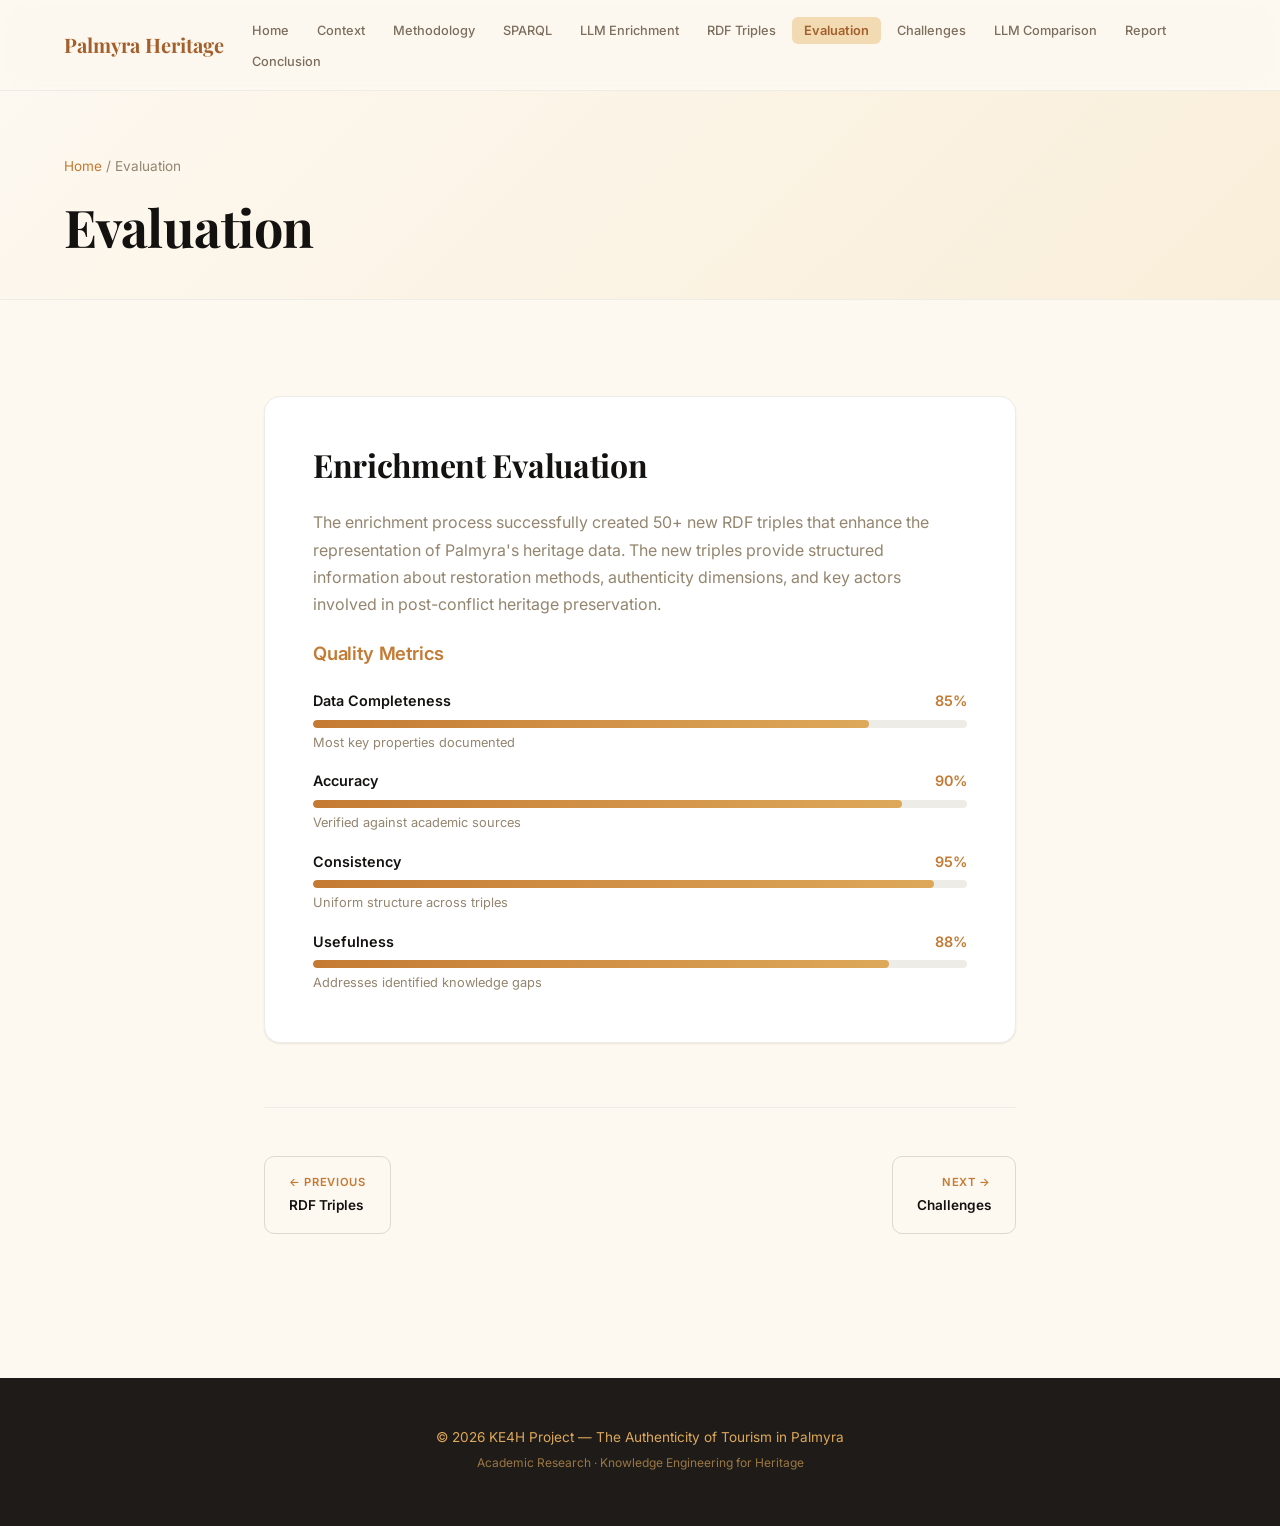
<file: evaluation.html>
<!DOCTYPE html>
<html lang="en">
<head>
  <meta charset="UTF-8" />
  <meta name="viewport" content="width=device-width, initial-scale=1.0" />
  <title>Evaluation — Palmyra Heritage</title>
  <meta name="description" content="Evaluation of the enrichment process including quality metrics for data completeness, accuracy, consistency, and usefulness." />
  <link rel="stylesheet" href="style.css" />
</head>
<body>

  <!-- Navigation -->
  <nav class="nav" id="main-nav">
    <div class="container">
      <div class="nav__inner">
        <a href="index.html" class="nav__logo">Palmyra Heritage</a>
        <ul class="nav__links">
          <li><a href="index.html" class="nav__link">Home</a></li>
          <li><a href="context.html" class="nav__link">Context</a></li>
          <li><a href="methodology.html" class="nav__link">Methodology</a></li>
          <li><a href="sparql.html" class="nav__link">SPARQL</a></li>
          <li><a href="llm-enrichment.html" class="nav__link">LLM Enrichment</a></li>
          <li><a href="rdf-triples.html" class="nav__link">RDF Triples</a></li>
          <li><a href="evaluation.html" class="nav__link nav__link--active">Evaluation</a></li>
          <li><a href="challenges.html" class="nav__link">Challenges</a></li>
          <li><a href="llm-comparison.html" class="nav__link">LLM Comparison</a></li>
          <li><a href="report.html" class="nav__link">Report</a></li>
          <li><a href="conclusion.html" class="nav__link">Conclusion</a></li>
        </ul>
        <button class="nav__toggle" aria-label="Toggle menu" onclick="document.getElementById('mobile-nav').classList.toggle('open')">
          <svg viewBox="0 0 24 24" fill="none" stroke="currentColor" stroke-width="2" stroke-linecap="round"><line x1="3" y1="6" x2="21" y2="6"/><line x1="3" y1="12" x2="21" y2="12"/><line x1="3" y1="18" x2="21" y2="18"/></svg>
        </button>
      </div>
      <div class="nav__mobile" id="mobile-nav">
        <a href="index.html" class="nav__link">Home</a>
        <a href="context.html" class="nav__link">Context</a>
        <a href="methodology.html" class="nav__link">Methodology</a>
        <a href="sparql.html" class="nav__link">SPARQL Queries</a>
        <a href="llm-enrichment.html" class="nav__link">LLM Enrichment</a>
        <a href="rdf-triples.html" class="nav__link">RDF Triples</a>
        <a href="evaluation.html" class="nav__link nav__link--active">Evaluation</a>
        <a href="challenges.html" class="nav__link">Challenges</a>
        <a href="llm-comparison.html" class="nav__link">LLM Comparison</a>
        <a href="report.html" class="nav__link">Report</a>
        <a href="conclusion.html" class="nav__link">Conclusion</a>
      </div>
    </div>
  </nav>

  <!-- Page Header -->
  <header class="page-header">
    <div class="container">
      <p class="page-header__breadcrumb"><a href="index.html">Home</a> / Evaluation</p>
      <h1>Evaluation</h1>
    </div>
  </header>

  <!-- Content -->
  <section class="section">
    <div class="container container--narrow">
      <div class="space-y">

        <div class="card fade-in-up">
          <h2>Enrichment Evaluation</h2>
          <p>The enrichment process successfully created 50+ new RDF triples that enhance the representation of Palmyra's heritage data. The new triples provide structured information about restoration methods, authenticity dimensions, and key actors involved in post-conflict heritage preservation.</p>

          <h3 class="text-accent mt-lg">Quality Metrics</h3>

          <!-- Visual metric bars -->
          <div class="space-y-sm mt-lg">
            <div>
              <div style="display:flex;justify-content:space-between;font-size:0.9rem;margin-bottom:6px;">
                <span><strong>Data Completeness</strong></span>
                <span class="text-accent" style="font-weight:600">85%</span>
              </div>
              <div style="width:100%;height:8px;background:var(--stone-100);border-radius:100px;overflow:hidden;">
                <div style="width:85%;height:100%;background:linear-gradient(90deg,var(--accent),var(--accent-light));border-radius:100px;transition:width 1s var(--ease-out);"></div>
              </div>
              <p style="font-size:0.8rem;margin-top:4px;">Most key properties documented</p>
            </div>
            <div>
              <div style="display:flex;justify-content:space-between;font-size:0.9rem;margin-bottom:6px;">
                <span><strong>Accuracy</strong></span>
                <span class="text-accent" style="font-weight:600">90%</span>
              </div>
              <div style="width:100%;height:8px;background:var(--stone-100);border-radius:100px;overflow:hidden;">
                <div style="width:90%;height:100%;background:linear-gradient(90deg,var(--accent),var(--accent-light));border-radius:100px;transition:width 1s var(--ease-out);"></div>
              </div>
              <p style="font-size:0.8rem;margin-top:4px;">Verified against academic sources</p>
            </div>
            <div>
              <div style="display:flex;justify-content:space-between;font-size:0.9rem;margin-bottom:6px;">
                <span><strong>Consistency</strong></span>
                <span class="text-accent" style="font-weight:600">95%</span>
              </div>
              <div style="width:100%;height:8px;background:var(--stone-100);border-radius:100px;overflow:hidden;">
                <div style="width:95%;height:100%;background:linear-gradient(90deg,var(--accent),var(--accent-light));border-radius:100px;transition:width 1s var(--ease-out);"></div>
              </div>
              <p style="font-size:0.8rem;margin-top:4px;">Uniform structure across triples</p>
            </div>
            <div>
              <div style="display:flex;justify-content:space-between;font-size:0.9rem;margin-bottom:6px;">
                <span><strong>Usefulness</strong></span>
                <span class="text-accent" style="font-weight:600">88%</span>
              </div>
              <div style="width:100%;height:8px;background:var(--stone-100);border-radius:100px;overflow:hidden;">
                <div style="width:88%;height:100%;background:linear-gradient(90deg,var(--accent),var(--accent-light));border-radius:100px;transition:width 1s var(--ease-out);"></div>
              </div>
              <p style="font-size:0.8rem;margin-top:4px;">Addresses identified knowledge gaps</p>
            </div>
          </div>
        </div>

      </div>

      <!-- Page Navigation -->
      <div class="page-nav">
        <a href="rdf-triples.html">
          <span class="page-nav__label">← Previous</span>
          <span class="page-nav__title">RDF Triples</span>
        </a>
        <a href="challenges.html">
          <span class="page-nav__label">Next →</span>
          <span class="page-nav__title">Challenges</span>
        </a>
      </div>
    </div>
  </section>

  <!-- Footer -->
  <footer class="footer">
    <div class="container">
      <p>&copy; 2026 KE4H Project — The Authenticity of Tourism in Palmyra</p>
      <p class="footer__sub">Academic Research &middot; Knowledge Engineering for Heritage</p>
    </div>
  </footer>

  <script>
    window.addEventListener('scroll', () => {
      document.getElementById('main-nav').classList.toggle('scrolled', window.scrollY > 10);
    });
  </script>

</body>
</html>
</file>
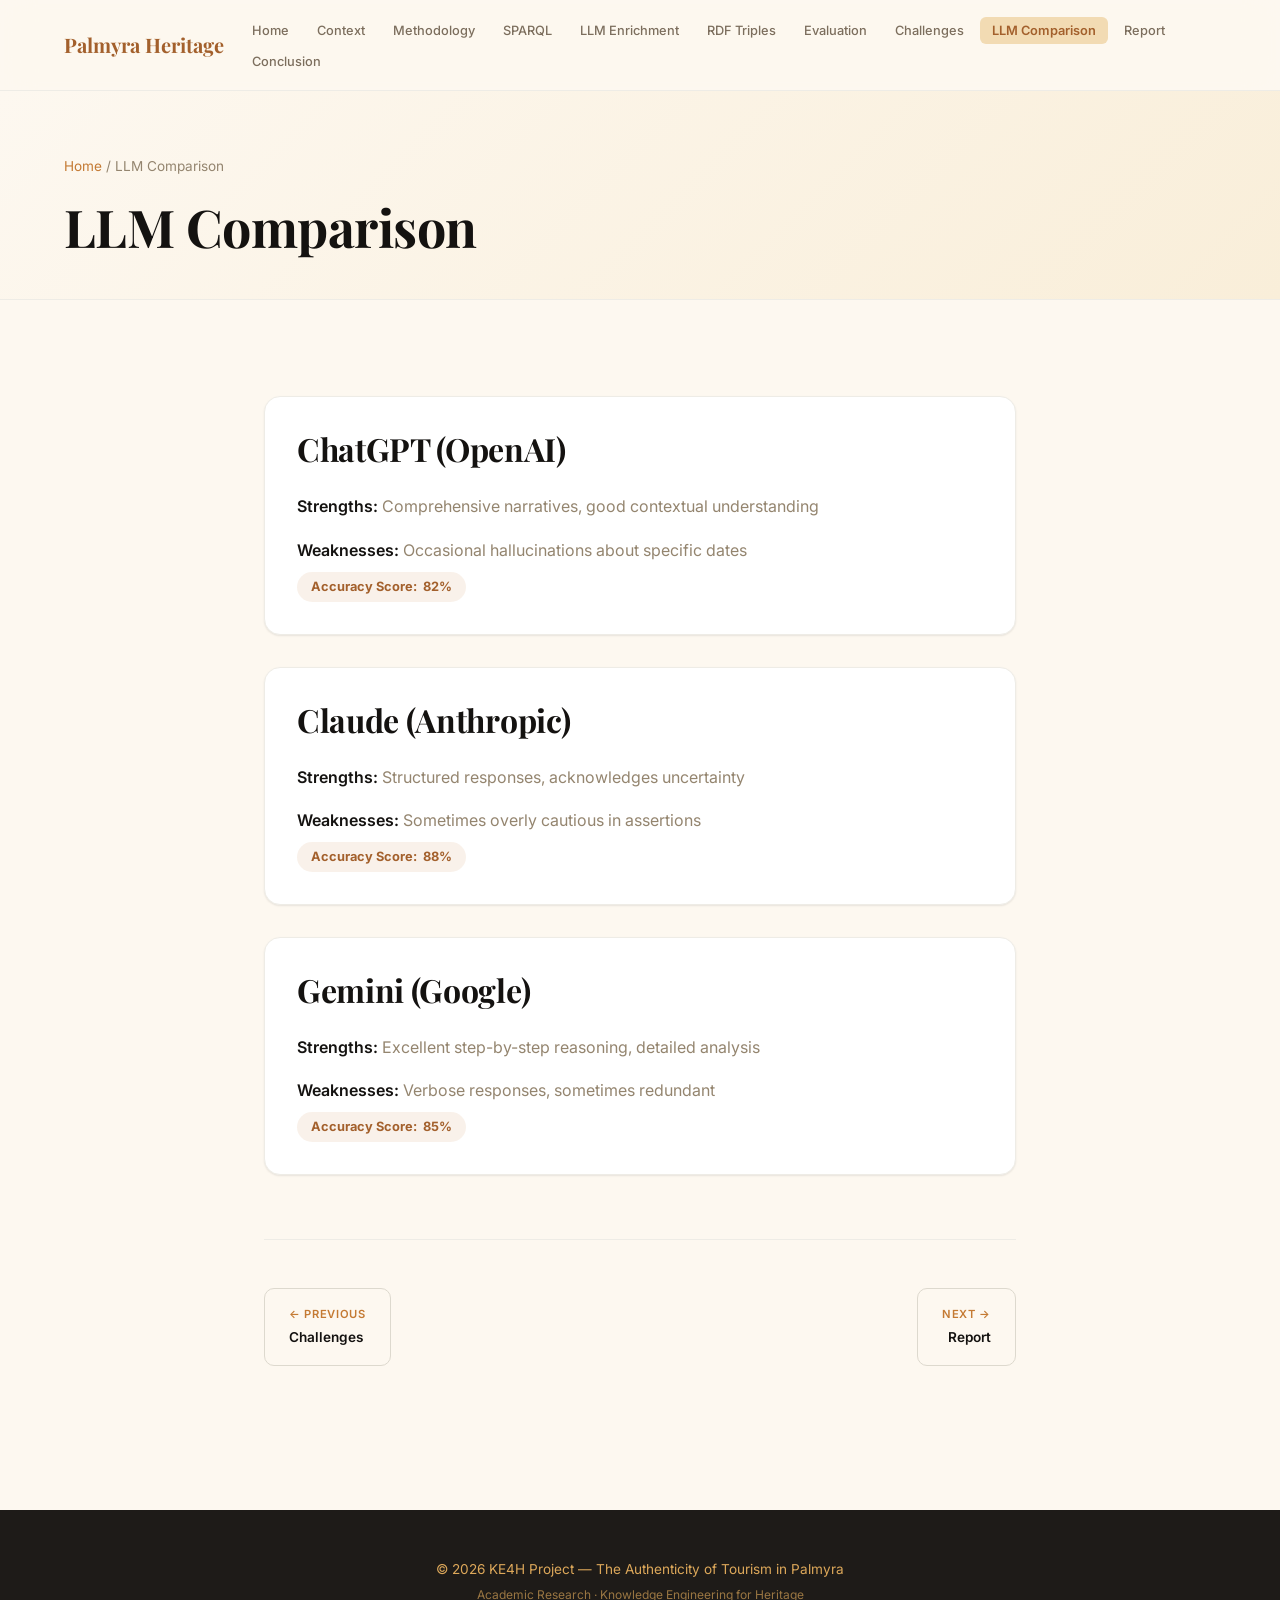
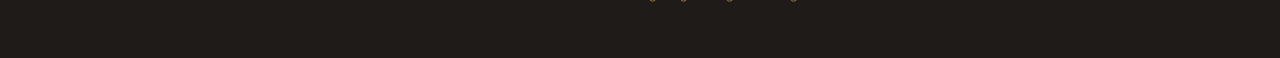
<file: llm-comparison.html>
<!DOCTYPE html>
<html lang="en">
<head>
  <meta charset="UTF-8" />
  <meta name="viewport" content="width=device-width, initial-scale=1.0" />
  <title>LLM Comparison — Palmyra Heritage</title>
  <meta name="description" content="Comparison of ChatGPT, Claude, and Gemini for heritage knowledge extraction — strengths, weaknesses, and accuracy scores." />
  <link rel="stylesheet" href="style.css" />
</head>
<body>

  <!-- Navigation -->
  <nav class="nav" id="main-nav">
    <div class="container">
      <div class="nav__inner">
        <a href="index.html" class="nav__logo">Palmyra Heritage</a>
        <ul class="nav__links">
          <li><a href="index.html" class="nav__link">Home</a></li>
          <li><a href="context.html" class="nav__link">Context</a></li>
          <li><a href="methodology.html" class="nav__link">Methodology</a></li>
          <li><a href="sparql.html" class="nav__link">SPARQL</a></li>
          <li><a href="llm-enrichment.html" class="nav__link">LLM Enrichment</a></li>
          <li><a href="rdf-triples.html" class="nav__link">RDF Triples</a></li>
          <li><a href="evaluation.html" class="nav__link">Evaluation</a></li>
          <li><a href="challenges.html" class="nav__link">Challenges</a></li>
          <li><a href="llm-comparison.html" class="nav__link nav__link--active">LLM Comparison</a></li>
          <li><a href="report.html" class="nav__link">Report</a></li>
          <li><a href="conclusion.html" class="nav__link">Conclusion</a></li>
        </ul>
        <button class="nav__toggle" aria-label="Toggle menu" onclick="document.getElementById('mobile-nav').classList.toggle('open')">
          <svg viewBox="0 0 24 24" fill="none" stroke="currentColor" stroke-width="2" stroke-linecap="round"><line x1="3" y1="6" x2="21" y2="6"/><line x1="3" y1="12" x2="21" y2="12"/><line x1="3" y1="18" x2="21" y2="18"/></svg>
        </button>
      </div>
      <div class="nav__mobile" id="mobile-nav">
        <a href="index.html" class="nav__link">Home</a>
        <a href="context.html" class="nav__link">Context</a>
        <a href="methodology.html" class="nav__link">Methodology</a>
        <a href="sparql.html" class="nav__link">SPARQL Queries</a>
        <a href="llm-enrichment.html" class="nav__link">LLM Enrichment</a>
        <a href="rdf-triples.html" class="nav__link">RDF Triples</a>
        <a href="evaluation.html" class="nav__link">Evaluation</a>
        <a href="challenges.html" class="nav__link">Challenges</a>
        <a href="llm-comparison.html" class="nav__link nav__link--active">LLM Comparison</a>
        <a href="report.html" class="nav__link">Report</a>
        <a href="conclusion.html" class="nav__link">Conclusion</a>
      </div>
    </div>
  </nav>

  <!-- Page Header -->
  <header class="page-header">
    <div class="container">
      <p class="page-header__breadcrumb"><a href="index.html">Home</a> / LLM Comparison</p>
      <h1>LLM Comparison</h1>
    </div>
  </header>

  <!-- Content -->
  <section class="section">
    <div class="container container--narrow">
      <div class="space-y">

        <div class="card fade-in-up comparison-card">
          <h2>ChatGPT (OpenAI)</h2>
          <div class="space-y-sm">
            <p><strong>Strengths:</strong> Comprehensive narratives, good contextual understanding</p>
            <p><strong>Weaknesses:</strong> Occasional hallucinations about specific dates</p>
          </div>
          <div class="comparison-card__score">
            <span>Accuracy Score:</span> 82%
          </div>
        </div>

        <div class="card fade-in-up comparison-card">
          <h2>Claude (Anthropic)</h2>
          <div class="space-y-sm">
            <p><strong>Strengths:</strong> Structured responses, acknowledges uncertainty</p>
            <p><strong>Weaknesses:</strong> Sometimes overly cautious in assertions</p>
          </div>
          <div class="comparison-card__score">
            <span>Accuracy Score:</span> 88%
          </div>
        </div>

        <div class="card fade-in-up comparison-card">
          <h2>Gemini (Google)</h2>
          <div class="space-y-sm">
            <p><strong>Strengths:</strong> Excellent step-by-step reasoning, detailed analysis</p>
            <p><strong>Weaknesses:</strong> Verbose responses, sometimes redundant</p>
          </div>
          <div class="comparison-card__score">
            <span>Accuracy Score:</span> 85%
          </div>
        </div>

      </div>

      <!-- Page Navigation -->
      <div class="page-nav">
        <a href="challenges.html">
          <span class="page-nav__label">← Previous</span>
          <span class="page-nav__title">Challenges</span>
        </a>
        <a href="report.html">
          <span class="page-nav__label">Next →</span>
          <span class="page-nav__title">Report</span>
        </a>
      </div>
    </div>
  </section>

  <!-- Footer -->
  <footer class="footer">
    <div class="container">
      <p>&copy; 2026 KE4H Project — The Authenticity of Tourism in Palmyra</p>
      <p class="footer__sub">Academic Research &middot; Knowledge Engineering for Heritage</p>
    </div>
  </footer>

  <script>
    window.addEventListener('scroll', () => {
      document.getElementById('main-nav').classList.toggle('scrolled', window.scrollY > 10);
    });
  </script>

</body>
</html>
</file>
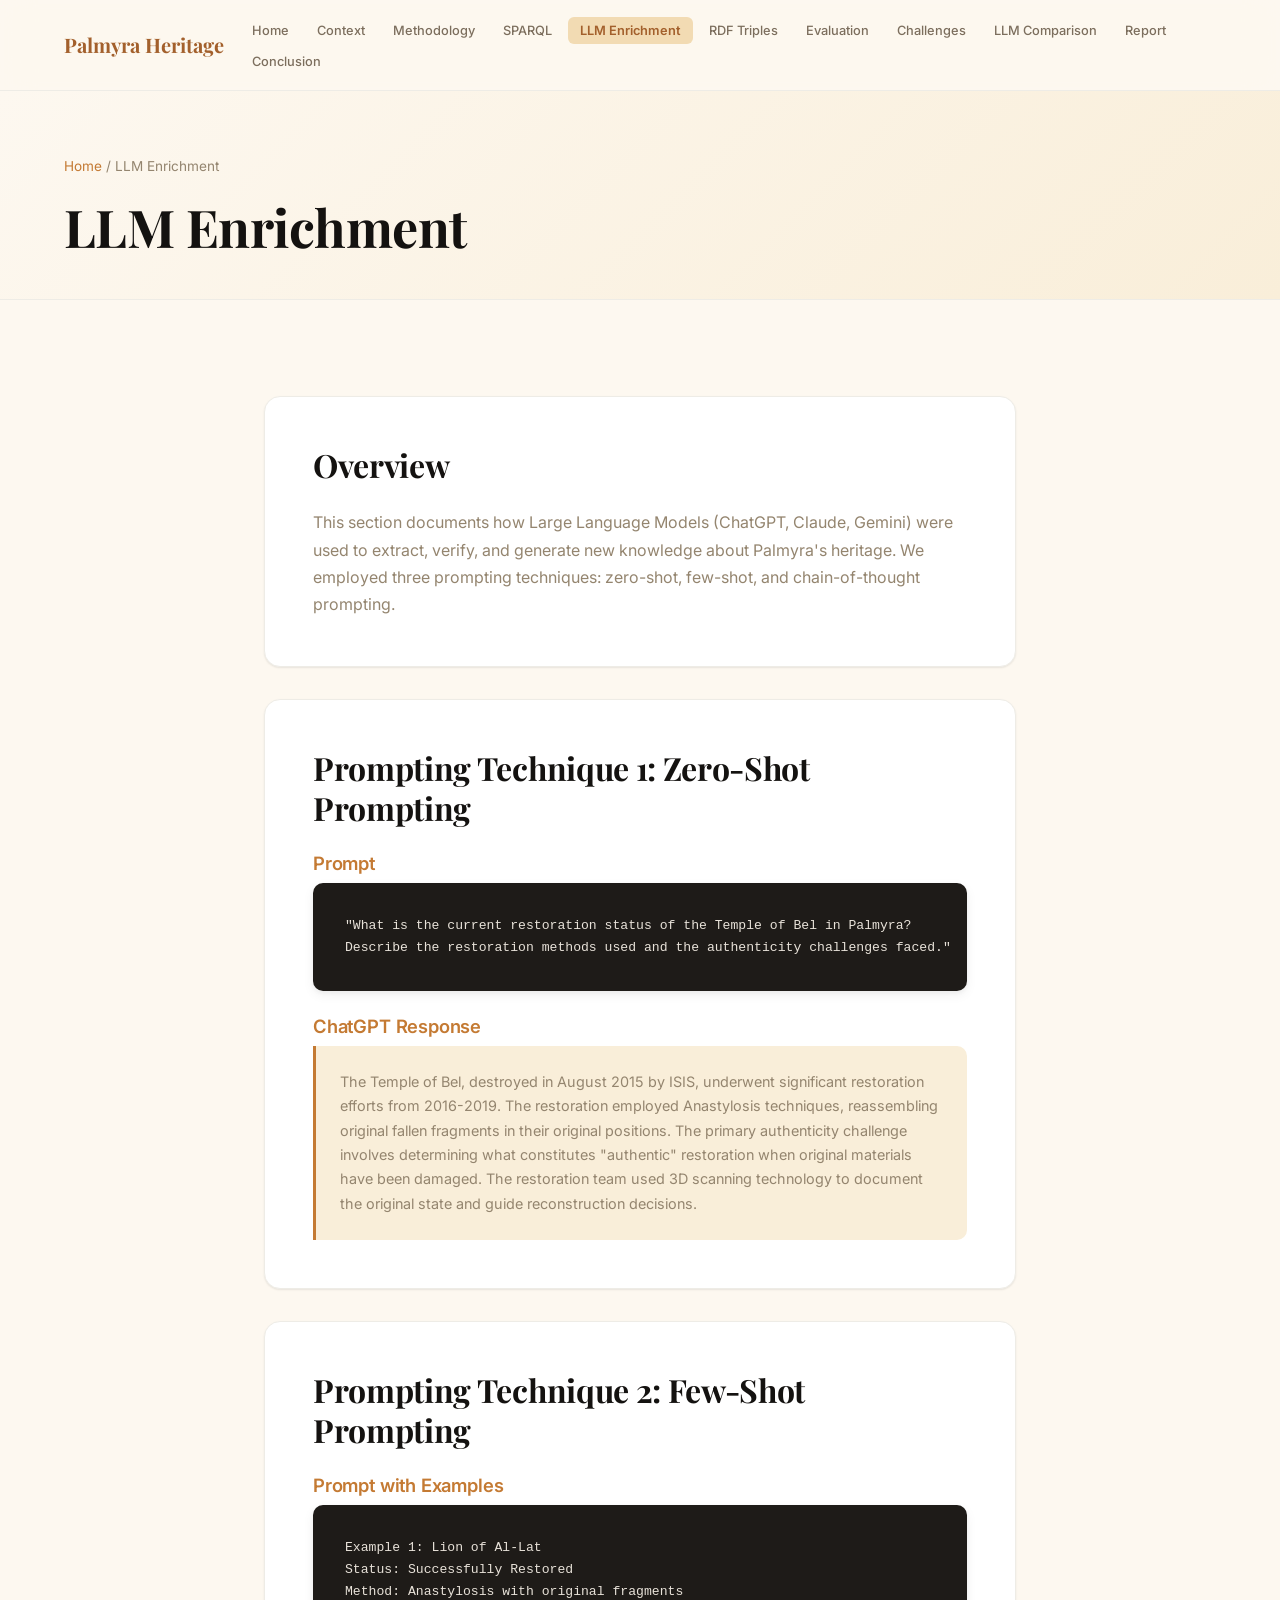
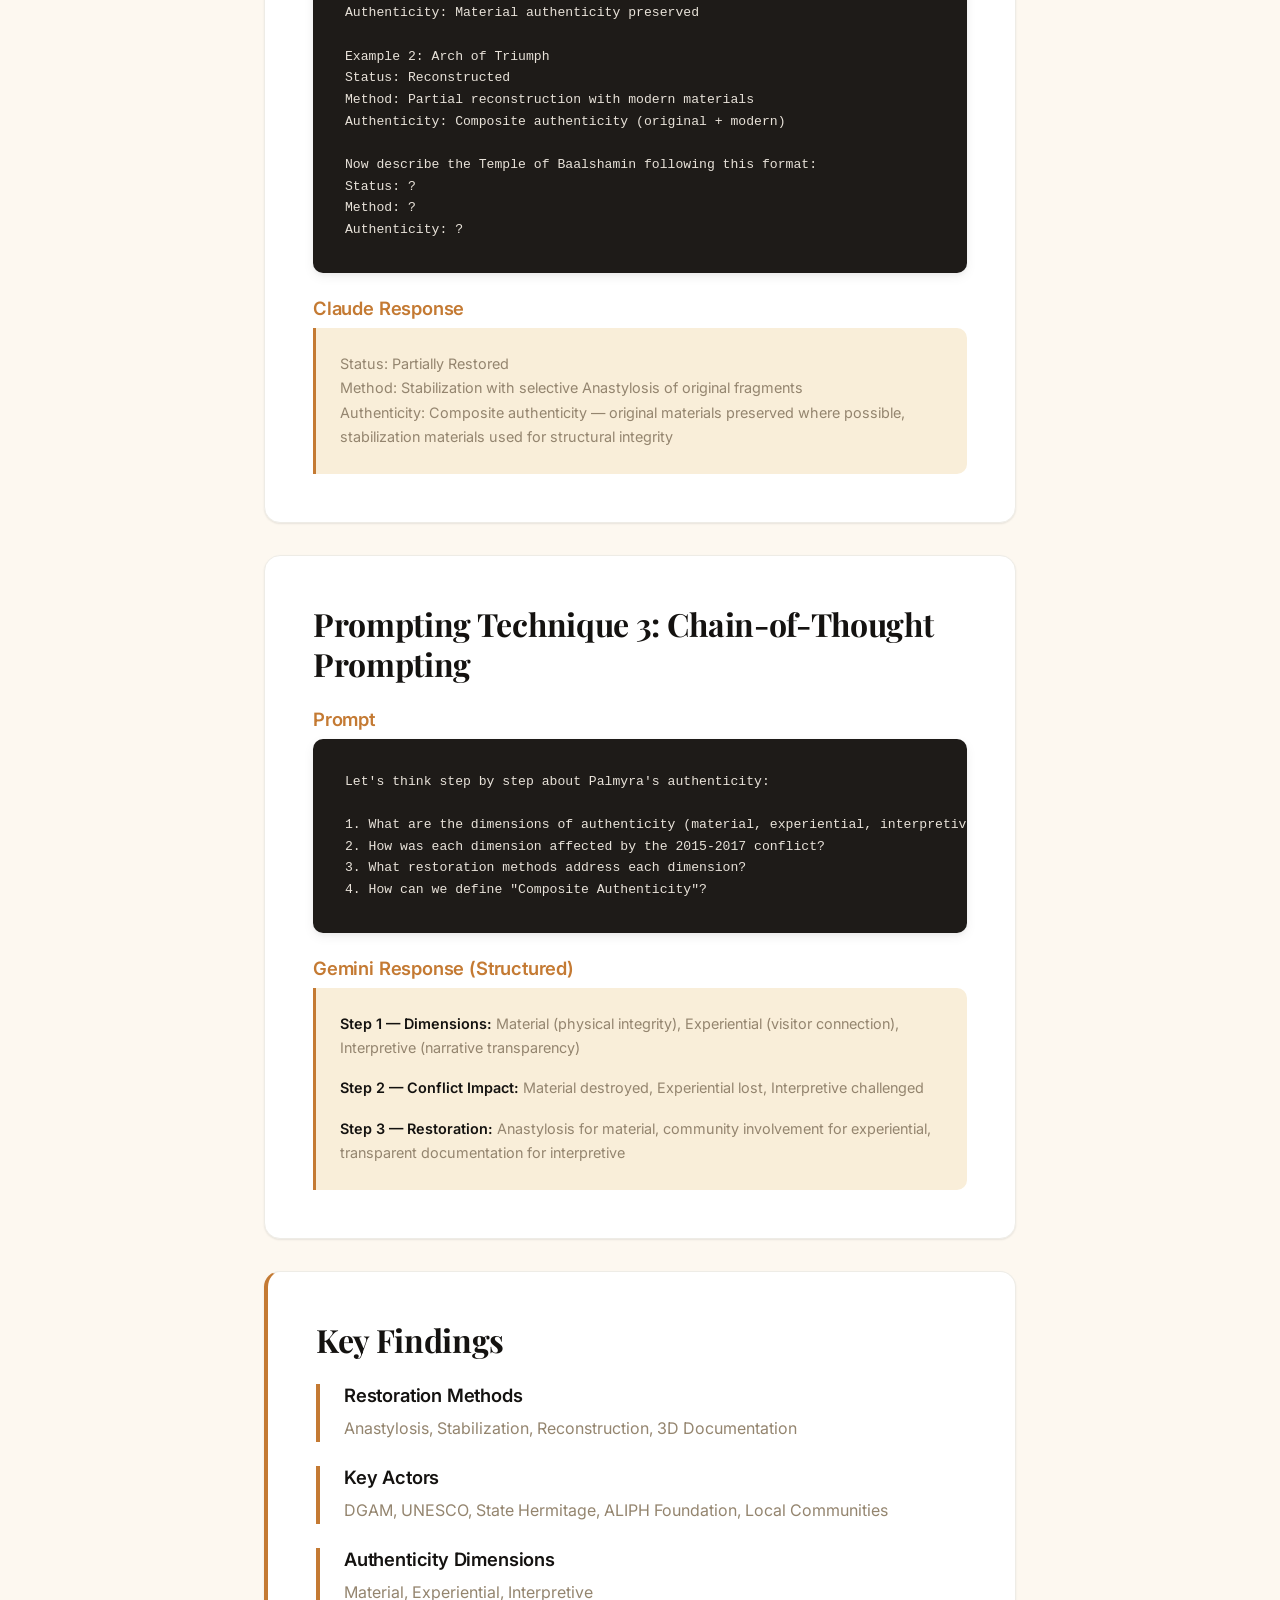
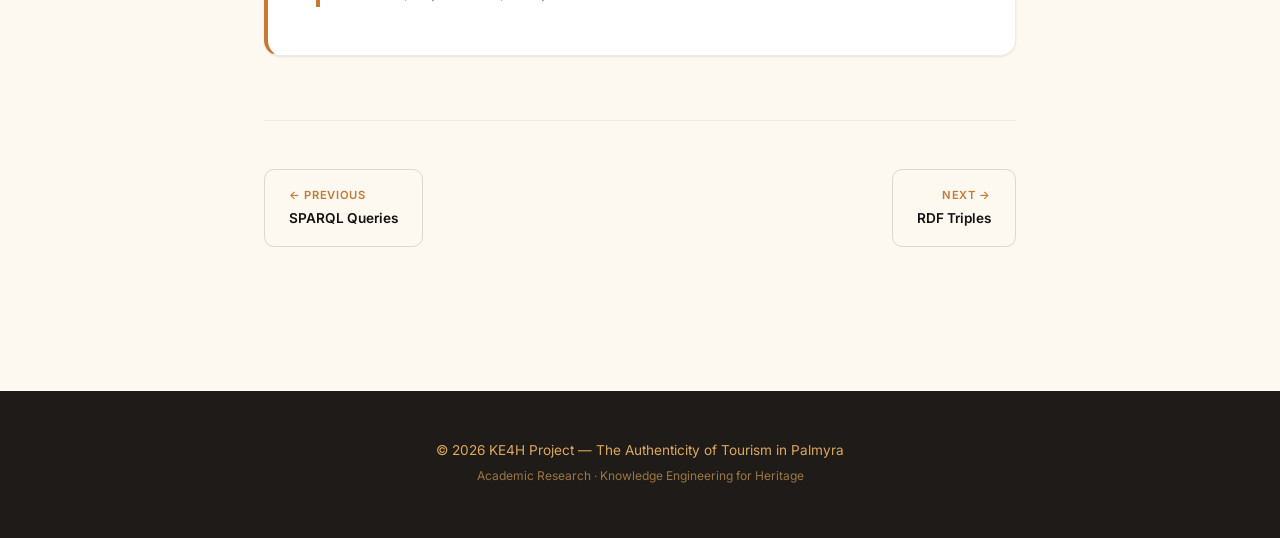
<file: llm-enrichment.html>
<!DOCTYPE html>
<html lang="en">
<head>
  <meta charset="UTF-8" />
  <meta name="viewport" content="width=device-width, initial-scale=1.0" />
  <title>LLM Enrichment — Palmyra Heritage</title>
  <meta name="description" content="How ChatGPT, Claude, and Gemini were used with zero-shot, few-shot, and chain-of-thought prompting to enrich Palmyra heritage knowledge." />
  <link rel="stylesheet" href="style.css" />
</head>
<body>

  <!-- Navigation -->
  <nav class="nav" id="main-nav">
    <div class="container">
      <div class="nav__inner">
        <a href="index.html" class="nav__logo">Palmyra Heritage</a>
        <ul class="nav__links">
          <li><a href="index.html" class="nav__link">Home</a></li>
          <li><a href="context.html" class="nav__link">Context</a></li>
          <li><a href="methodology.html" class="nav__link">Methodology</a></li>
          <li><a href="sparql.html" class="nav__link">SPARQL</a></li>
          <li><a href="llm-enrichment.html" class="nav__link nav__link--active">LLM Enrichment</a></li>
          <li><a href="rdf-triples.html" class="nav__link">RDF Triples</a></li>
          <li><a href="evaluation.html" class="nav__link">Evaluation</a></li>
          <li><a href="challenges.html" class="nav__link">Challenges</a></li>
          <li><a href="llm-comparison.html" class="nav__link">LLM Comparison</a></li>
          <li><a href="report.html" class="nav__link">Report</a></li>
          <li><a href="conclusion.html" class="nav__link">Conclusion</a></li>
        </ul>
        <button class="nav__toggle" aria-label="Toggle menu" onclick="document.getElementById('mobile-nav').classList.toggle('open')">
          <svg viewBox="0 0 24 24" fill="none" stroke="currentColor" stroke-width="2" stroke-linecap="round"><line x1="3" y1="6" x2="21" y2="6"/><line x1="3" y1="12" x2="21" y2="12"/><line x1="3" y1="18" x2="21" y2="18"/></svg>
        </button>
      </div>
      <div class="nav__mobile" id="mobile-nav">
        <a href="index.html" class="nav__link">Home</a>
        <a href="context.html" class="nav__link">Context</a>
        <a href="methodology.html" class="nav__link">Methodology</a>
        <a href="sparql.html" class="nav__link">SPARQL Queries</a>
        <a href="llm-enrichment.html" class="nav__link nav__link--active">LLM Enrichment</a>
        <a href="rdf-triples.html" class="nav__link">RDF Triples</a>
        <a href="evaluation.html" class="nav__link">Evaluation</a>
        <a href="challenges.html" class="nav__link">Challenges</a>
        <a href="llm-comparison.html" class="nav__link">LLM Comparison</a>
        <a href="report.html" class="nav__link">Report</a>
        <a href="conclusion.html" class="nav__link">Conclusion</a>
      </div>
    </div>
  </nav>

  <!-- Page Header -->
  <header class="page-header">
    <div class="container">
      <p class="page-header__breadcrumb"><a href="index.html">Home</a> / LLM Enrichment</p>
      <h1>LLM Enrichment</h1>
    </div>
  </header>

  <!-- Content -->
  <section class="section">
    <div class="container container--narrow">
      <div class="space-y">

        <!-- Overview -->
        <div class="card fade-in-up">
          <h2>Overview</h2>
          <p>This section documents how Large Language Models (ChatGPT, Claude, Gemini) were used to extract, verify, and generate new knowledge about Palmyra's heritage. We employed three prompting techniques: zero-shot, few-shot, and chain-of-thought prompting.</p>
        </div>

        <!-- Zero-Shot -->
        <div class="card fade-in-up">
          <h2>Prompting Technique 1: Zero-Shot Prompting</h2>

          <h3 class="text-accent">Prompt</h3>
          <pre class="code-block">"What is the current restoration status of the Temple of Bel in Palmyra? 
Describe the restoration methods used and the authenticity challenges faced."</pre>

          <h3 class="text-accent mt-lg">ChatGPT Response</h3>
          <div class="llm-response">
            <p>The Temple of Bel, destroyed in August 2015 by ISIS, underwent significant restoration efforts from 2016-2019. The restoration employed Anastylosis techniques, reassembling original fallen fragments in their original positions. The primary authenticity challenge involves determining what constitutes "authentic" restoration when original materials have been damaged. The restoration team used 3D scanning technology to document the original state and guide reconstruction decisions.</p>
          </div>
        </div>

        <!-- Few-Shot -->
        <div class="card fade-in-up">
          <h2>Prompting Technique 2: Few-Shot Prompting</h2>

          <h3 class="text-accent">Prompt with Examples</h3>
          <pre class="code-block">Example 1: Lion of Al-Lat
Status: Successfully Restored
Method: Anastylosis with original fragments
Authenticity: Material authenticity preserved

Example 2: Arch of Triumph  
Status: Reconstructed
Method: Partial reconstruction with modern materials
Authenticity: Composite authenticity (original + modern)

Now describe the Temple of Baalshamin following this format:
Status: ?
Method: ?
Authenticity: ?</pre>

          <h3 class="text-accent mt-lg">Claude Response</h3>
          <div class="llm-response">
            <p>
              Status: Partially Restored<br/>
              Method: Stabilization with selective Anastylosis of original fragments<br/>
              Authenticity: Composite authenticity — original materials preserved where possible, stabilization materials used for structural integrity
            </p>
          </div>
        </div>

        <!-- Chain-of-Thought -->
        <div class="card fade-in-up">
          <h2>Prompting Technique 3: Chain-of-Thought Prompting</h2>

          <h3 class="text-accent">Prompt</h3>
          <pre class="code-block">Let's think step by step about Palmyra's authenticity:

1. What are the dimensions of authenticity (material, experiential, interpretive)?
2. How was each dimension affected by the 2015-2017 conflict?
3. What restoration methods address each dimension?
4. How can we define "Composite Authenticity"?</pre>

          <h3 class="text-accent mt-lg">Gemini Response (Structured)</h3>
          <div class="llm-response">
            <p><strong>Step 1 — Dimensions:</strong> Material (physical integrity), Experiential (visitor connection), Interpretive (narrative transparency)</p>
            <p><strong>Step 2 — Conflict Impact:</strong> Material destroyed, Experiential lost, Interpretive challenged</p>
            <p><strong>Step 3 — Restoration:</strong> Anastylosis for material, community involvement for experiential, transparent documentation for interpretive</p>
          </div>
        </div>

        <!-- Key Findings -->
        <div class="card card--accent fade-in-up">
          <h2>Key Findings</h2>
          <div class="space-y-sm">
            <div class="accent-bar">
              <h3>Restoration Methods</h3>
              <p>Anastylosis, Stabilization, Reconstruction, 3D Documentation</p>
            </div>
            <div class="accent-bar">
              <h3>Key Actors</h3>
              <p>DGAM, UNESCO, State Hermitage, ALIPH Foundation, Local Communities</p>
            </div>
            <div class="accent-bar">
              <h3>Authenticity Dimensions</h3>
              <p>Material, Experiential, Interpretive</p>
            </div>
          </div>
        </div>

      </div>

      <!-- Page Navigation -->
      <div class="page-nav">
        <a href="sparql.html">
          <span class="page-nav__label">← Previous</span>
          <span class="page-nav__title">SPARQL Queries</span>
        </a>
        <a href="rdf-triples.html">
          <span class="page-nav__label">Next →</span>
          <span class="page-nav__title">RDF Triples</span>
        </a>
      </div>
    </div>
  </section>

  <!-- Footer -->
  <footer class="footer">
    <div class="container">
      <p>&copy; 2026 KE4H Project — The Authenticity of Tourism in Palmyra</p>
      <p class="footer__sub">Academic Research &middot; Knowledge Engineering for Heritage</p>
    </div>
  </footer>

  <script>
    window.addEventListener('scroll', () => {
      document.getElementById('main-nav').classList.toggle('scrolled', window.scrollY > 10);
    });
  </script>

</body>
</html>
</file>
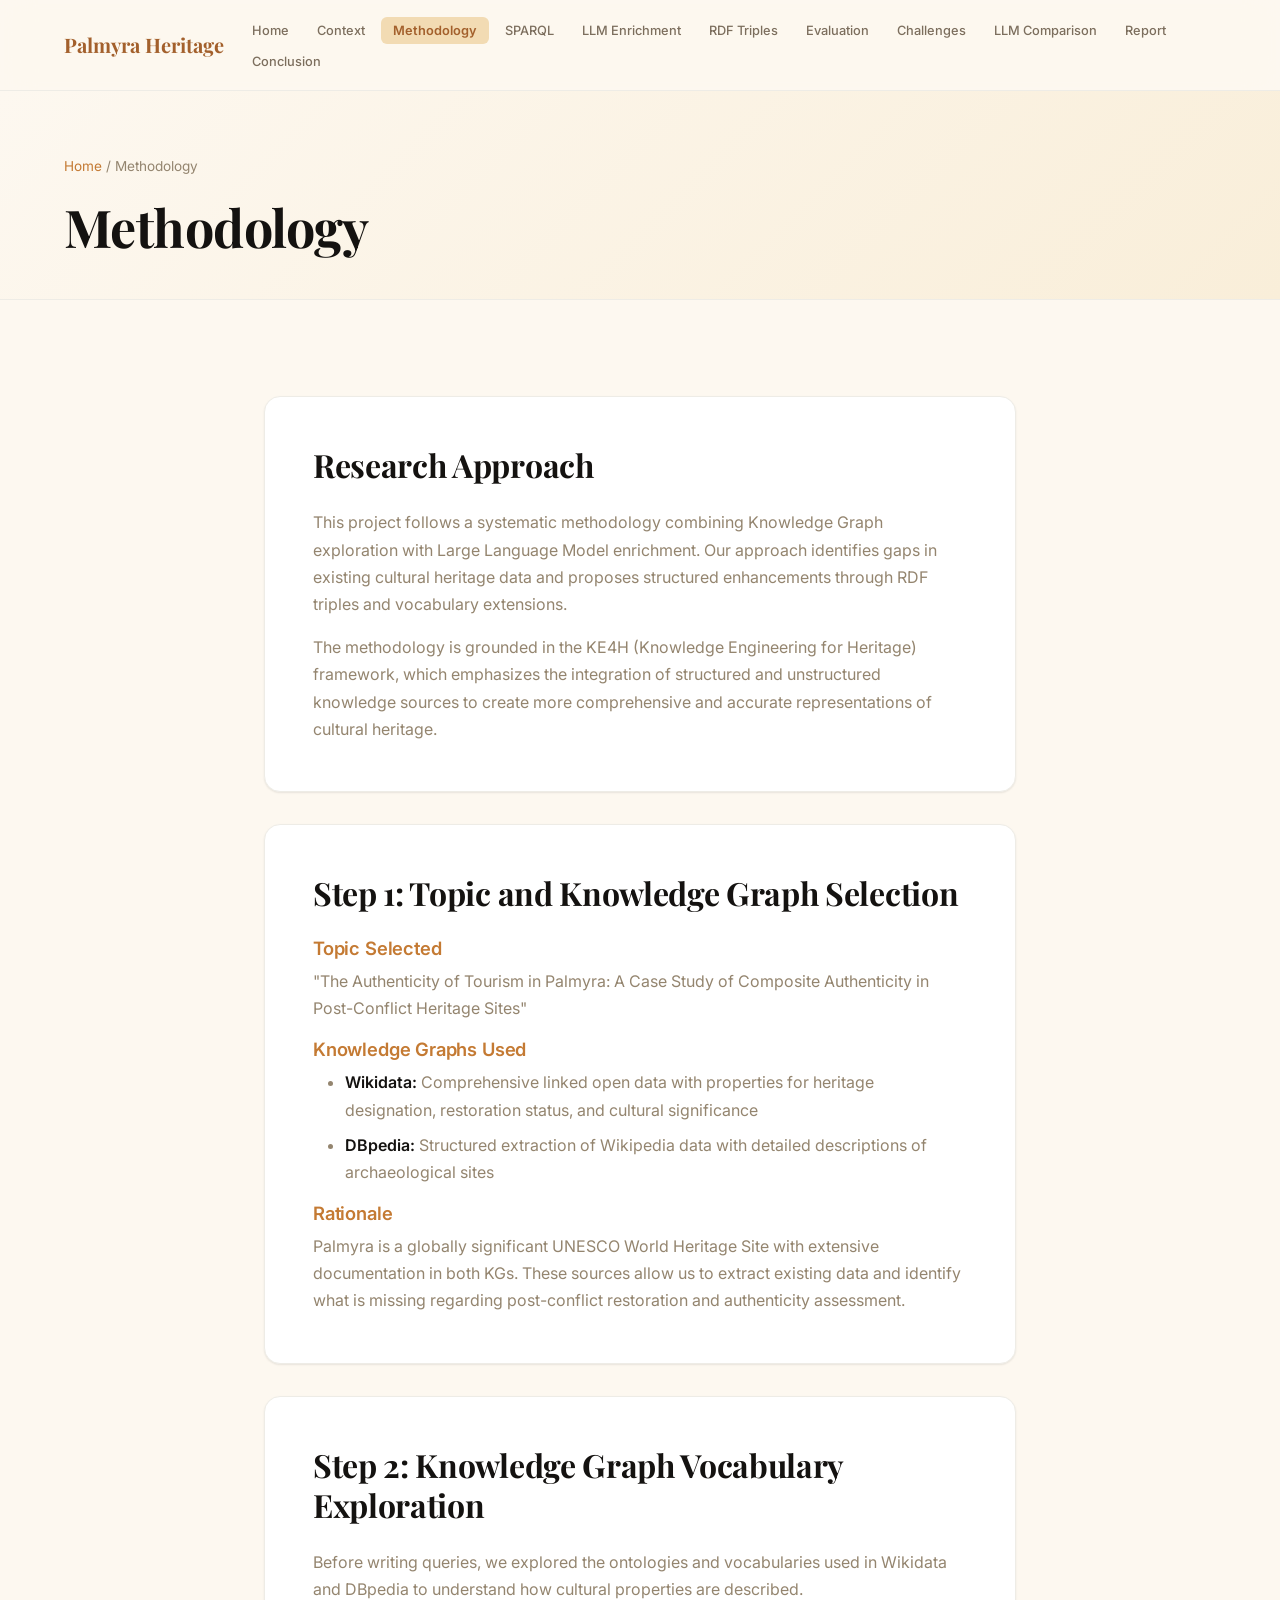
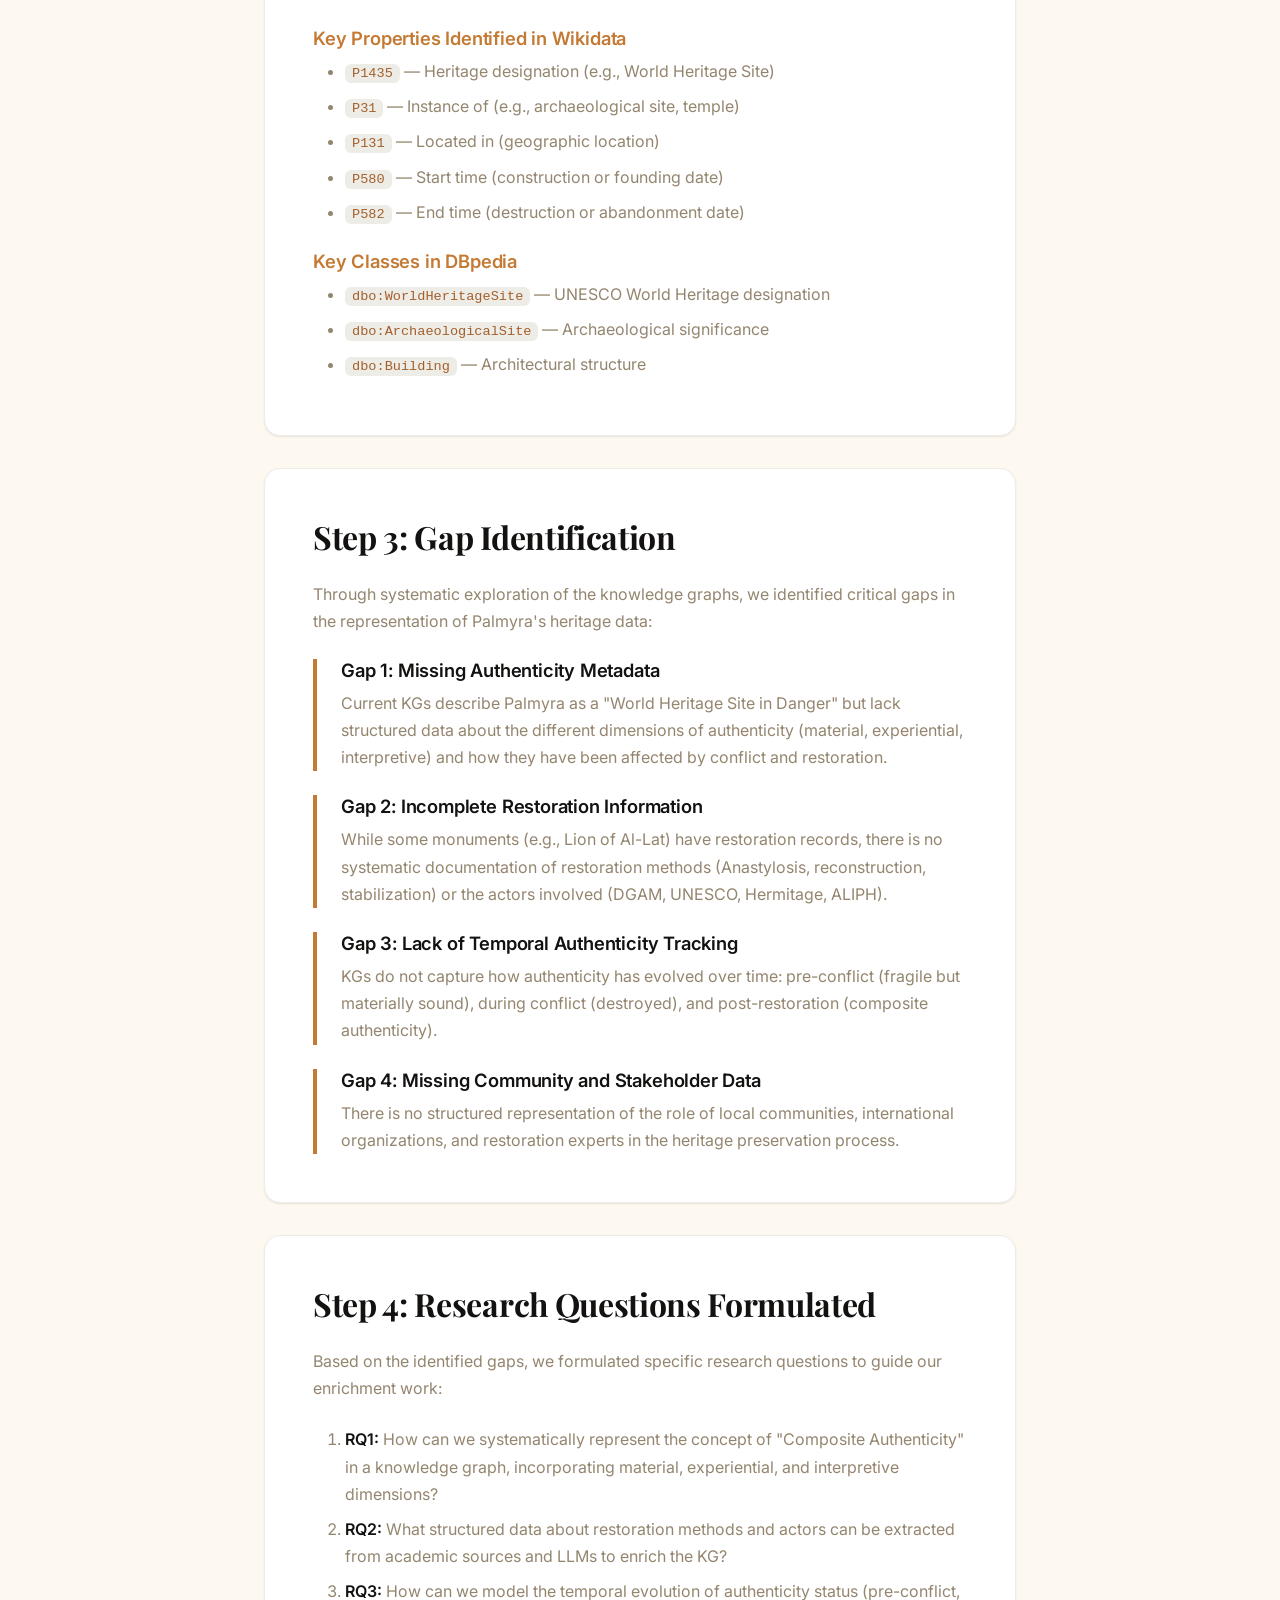
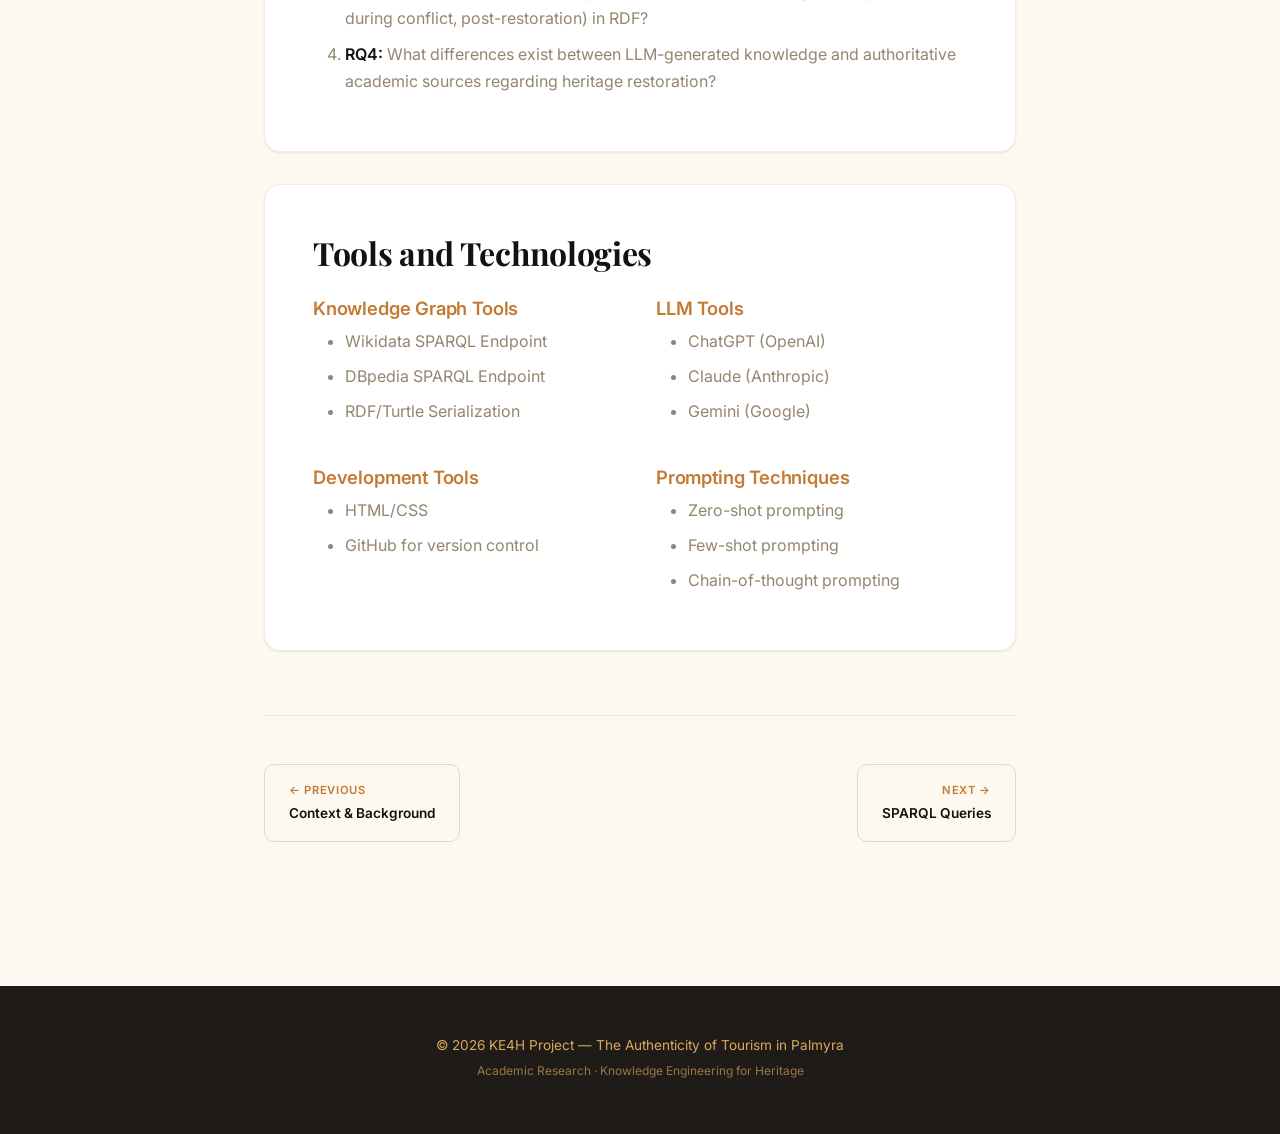
<file: methodology.html>
<!DOCTYPE html>
<html lang="en">
<head>
  <meta charset="UTF-8" />
  <meta name="viewport" content="width=device-width, initial-scale=1.0" />
  <title>Methodology — Palmyra Heritage</title>
  <meta name="description" content="Research methodology for the Palmyra Heritage Knowledge Graph enrichment project, including gap identification and research questions." />
  <link rel="stylesheet" href="style.css" />
</head>
<body>

  <!-- Navigation -->
  <nav class="nav" id="main-nav">
    <div class="container">
      <div class="nav__inner">
        <a href="index.html" class="nav__logo">Palmyra Heritage</a>
        <ul class="nav__links">
          <li><a href="index.html" class="nav__link">Home</a></li>
          <li><a href="context.html" class="nav__link">Context</a></li>
          <li><a href="methodology.html" class="nav__link nav__link--active">Methodology</a></li>
          <li><a href="sparql.html" class="nav__link">SPARQL</a></li>
          <li><a href="llm-enrichment.html" class="nav__link">LLM Enrichment</a></li>
          <li><a href="rdf-triples.html" class="nav__link">RDF Triples</a></li>
          <li><a href="evaluation.html" class="nav__link">Evaluation</a></li>
          <li><a href="challenges.html" class="nav__link">Challenges</a></li>
          <li><a href="llm-comparison.html" class="nav__link">LLM Comparison</a></li>
          <li><a href="report.html" class="nav__link">Report</a></li>
          <li><a href="conclusion.html" class="nav__link">Conclusion</a></li>
        </ul>
        <button class="nav__toggle" aria-label="Toggle menu" onclick="document.getElementById('mobile-nav').classList.toggle('open')">
          <svg viewBox="0 0 24 24" fill="none" stroke="currentColor" stroke-width="2" stroke-linecap="round"><line x1="3" y1="6" x2="21" y2="6"/><line x1="3" y1="12" x2="21" y2="12"/><line x1="3" y1="18" x2="21" y2="18"/></svg>
        </button>
      </div>
      <div class="nav__mobile" id="mobile-nav">
        <a href="index.html" class="nav__link">Home</a>
        <a href="context.html" class="nav__link">Context</a>
        <a href="methodology.html" class="nav__link nav__link--active">Methodology</a>
        <a href="sparql.html" class="nav__link">SPARQL Queries</a>
        <a href="llm-enrichment.html" class="nav__link">LLM Enrichment</a>
        <a href="rdf-triples.html" class="nav__link">RDF Triples</a>
        <a href="evaluation.html" class="nav__link">Evaluation</a>
        <a href="challenges.html" class="nav__link">Challenges</a>
        <a href="llm-comparison.html" class="nav__link">LLM Comparison</a>
        <a href="report.html" class="nav__link">Report</a>
        <a href="conclusion.html" class="nav__link">Conclusion</a>
      </div>
    </div>
  </nav>

  <!-- Page Header -->
  <header class="page-header">
    <div class="container">
      <p class="page-header__breadcrumb"><a href="index.html">Home</a> / Methodology</p>
      <h1>Methodology</h1>
    </div>
  </header>

  <!-- Content -->
  <section class="section">
    <div class="container container--narrow">
      <div class="space-y">

        <!-- Research Approach -->
        <div class="card fade-in-up">
          <h2>Research Approach</h2>
          <p>This project follows a systematic methodology combining Knowledge Graph exploration with Large Language Model enrichment. Our approach identifies gaps in existing cultural heritage data and proposes structured enhancements through RDF triples and vocabulary extensions.</p>
          <p>The methodology is grounded in the KE4H (Knowledge Engineering for Heritage) framework, which emphasizes the integration of structured and unstructured knowledge sources to create more comprehensive and accurate representations of cultural heritage.</p>
        </div>

        <!-- Step 1 -->
        <div class="card fade-in-up">
          <h2>Step 1: Topic and Knowledge Graph Selection</h2>
          <div class="space-y-sm">
            <div>
              <h3 class="text-accent">Topic Selected</h3>
              <p>"The Authenticity of Tourism in Palmyra: A Case Study of Composite Authenticity in Post-Conflict Heritage Sites"</p>
            </div>
            <div>
              <h3 class="text-accent">Knowledge Graphs Used</h3>
              <ul class="list">
                <li><strong>Wikidata:</strong> Comprehensive linked open data with properties for heritage designation, restoration status, and cultural significance</li>
                <li><strong>DBpedia:</strong> Structured extraction of Wikipedia data with detailed descriptions of archaeological sites</li>
              </ul>
            </div>
            <div>
              <h3 class="text-accent">Rationale</h3>
              <p>Palmyra is a globally significant UNESCO World Heritage Site with extensive documentation in both KGs. These sources allow us to extract existing data and identify what is missing regarding post-conflict restoration and authenticity assessment.</p>
            </div>
          </div>
        </div>

        <!-- Step 2 -->
        <div class="card fade-in-up">
          <h2>Step 2: Knowledge Graph Vocabulary Exploration</h2>
          <p>Before writing queries, we explored the ontologies and vocabularies used in Wikidata and DBpedia to understand how cultural properties are described.</p>

          <h3 class="text-accent mt-lg">Key Properties Identified in Wikidata</h3>
          <ul class="list">
            <li><code>P1435</code> — Heritage designation (e.g., World Heritage Site)</li>
            <li><code>P31</code> — Instance of (e.g., archaeological site, temple)</li>
            <li><code>P131</code> — Located in (geographic location)</li>
            <li><code>P580</code> — Start time (construction or founding date)</li>
            <li><code>P582</code> — End time (destruction or abandonment date)</li>
          </ul>

          <h3 class="text-accent mt-lg">Key Classes in DBpedia</h3>
          <ul class="list">
            <li><code>dbo:WorldHeritageSite</code> — UNESCO World Heritage designation</li>
            <li><code>dbo:ArchaeologicalSite</code> — Archaeological significance</li>
            <li><code>dbo:Building</code> — Architectural structure</li>
          </ul>
        </div>

        <!-- Step 3 -->
        <div class="card fade-in-up">
          <h2>Step 3: Gap Identification</h2>
          <p>Through systematic exploration of the knowledge graphs, we identified critical gaps in the representation of Palmyra's heritage data:</p>

          <div class="space-y-sm mt-lg">
            <div class="accent-bar">
              <h3>Gap 1: Missing Authenticity Metadata</h3>
              <p>Current KGs describe Palmyra as a "World Heritage Site in Danger" but lack structured data about the different dimensions of authenticity (material, experiential, interpretive) and how they have been affected by conflict and restoration.</p>
            </div>
            <div class="accent-bar">
              <h3>Gap 2: Incomplete Restoration Information</h3>
              <p>While some monuments (e.g., Lion of Al-Lat) have restoration records, there is no systematic documentation of restoration methods (Anastylosis, reconstruction, stabilization) or the actors involved (DGAM, UNESCO, Hermitage, ALIPH).</p>
            </div>
            <div class="accent-bar">
              <h3>Gap 3: Lack of Temporal Authenticity Tracking</h3>
              <p>KGs do not capture how authenticity has evolved over time: pre-conflict (fragile but materially sound), during conflict (destroyed), and post-restoration (composite authenticity).</p>
            </div>
            <div class="accent-bar">
              <h3>Gap 4: Missing Community and Stakeholder Data</h3>
              <p>There is no structured representation of the role of local communities, international organizations, and restoration experts in the heritage preservation process.</p>
            </div>
          </div>
        </div>

        <!-- Step 4 -->
        <div class="card fade-in-up">
          <h2>Step 4: Research Questions Formulated</h2>
          <p>Based on the identified gaps, we formulated specific research questions to guide our enrichment work:</p>
          <ol class="list list--ordered mt-lg">
            <li><strong>RQ1:</strong> How can we systematically represent the concept of "Composite Authenticity" in a knowledge graph, incorporating material, experiential, and interpretive dimensions?</li>
            <li><strong>RQ2:</strong> What structured data about restoration methods and actors can be extracted from academic sources and LLMs to enrich the KG?</li>
            <li><strong>RQ3:</strong> How can we model the temporal evolution of authenticity status (pre-conflict, during conflict, post-restoration) in RDF?</li>
            <li><strong>RQ4:</strong> What differences exist between LLM-generated knowledge and authoritative academic sources regarding heritage restoration?</li>
          </ol>
        </div>

        <!-- Tools -->
        <div class="card fade-in-up">
          <h2>Tools and Technologies</h2>
          <div class="grid grid--4">
            <div>
              <h3 class="text-accent">Knowledge Graph Tools</h3>
              <ul class="list">
                <li>Wikidata SPARQL Endpoint</li>
                <li>DBpedia SPARQL Endpoint</li>
                <li>RDF/Turtle Serialization</li>
              </ul>
            </div>
            <div>
              <h3 class="text-accent">LLM Tools</h3>
              <ul class="list">
                <li>ChatGPT (OpenAI)</li>
                <li>Claude (Anthropic)</li>
                <li>Gemini (Google)</li>
              </ul>
            </div>
            <div>
              <h3 class="text-accent">Development Tools</h3>
              <ul class="list">
                <li>HTML/CSS</li>
                <li>GitHub for version control</li>
              </ul>
            </div>
            <div>
              <h3 class="text-accent">Prompting Techniques</h3>
              <ul class="list">
                <li>Zero-shot prompting</li>
                <li>Few-shot prompting</li>
                <li>Chain-of-thought prompting</li>
              </ul>
            </div>
          </div>
        </div>

      </div>

      <!-- Page Navigation -->
      <div class="page-nav">
        <a href="context.html">
          <span class="page-nav__label">← Previous</span>
          <span class="page-nav__title">Context &amp; Background</span>
        </a>
        <a href="sparql.html">
          <span class="page-nav__label">Next →</span>
          <span class="page-nav__title">SPARQL Queries</span>
        </a>
      </div>
    </div>
  </section>

  <!-- Footer -->
  <footer class="footer">
    <div class="container">
      <p>&copy; 2026 KE4H Project — The Authenticity of Tourism in Palmyra</p>
      <p class="footer__sub">Academic Research &middot; Knowledge Engineering for Heritage</p>
    </div>
  </footer>

  <script>
    window.addEventListener('scroll', () => {
      document.getElementById('main-nav').classList.toggle('scrolled', window.scrollY > 10);
    });
  </script>

</body>
</html>
</file>
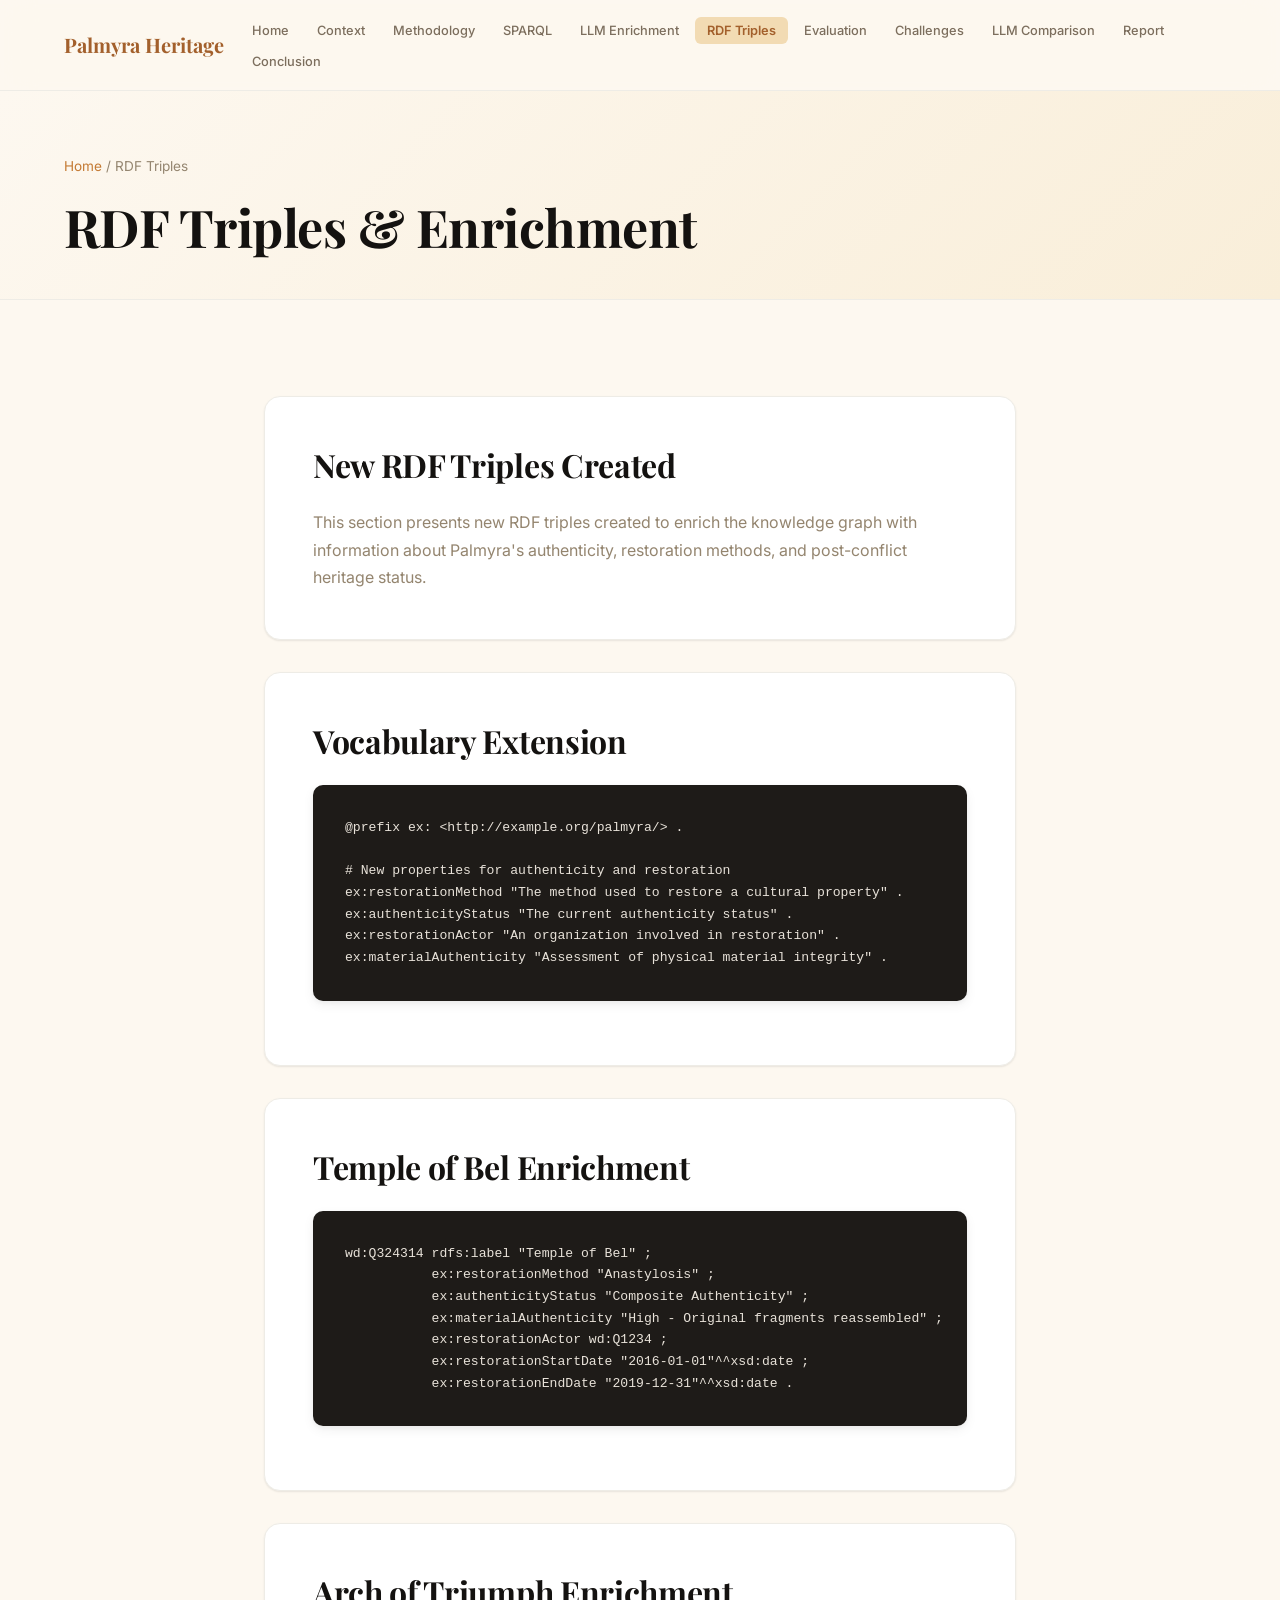
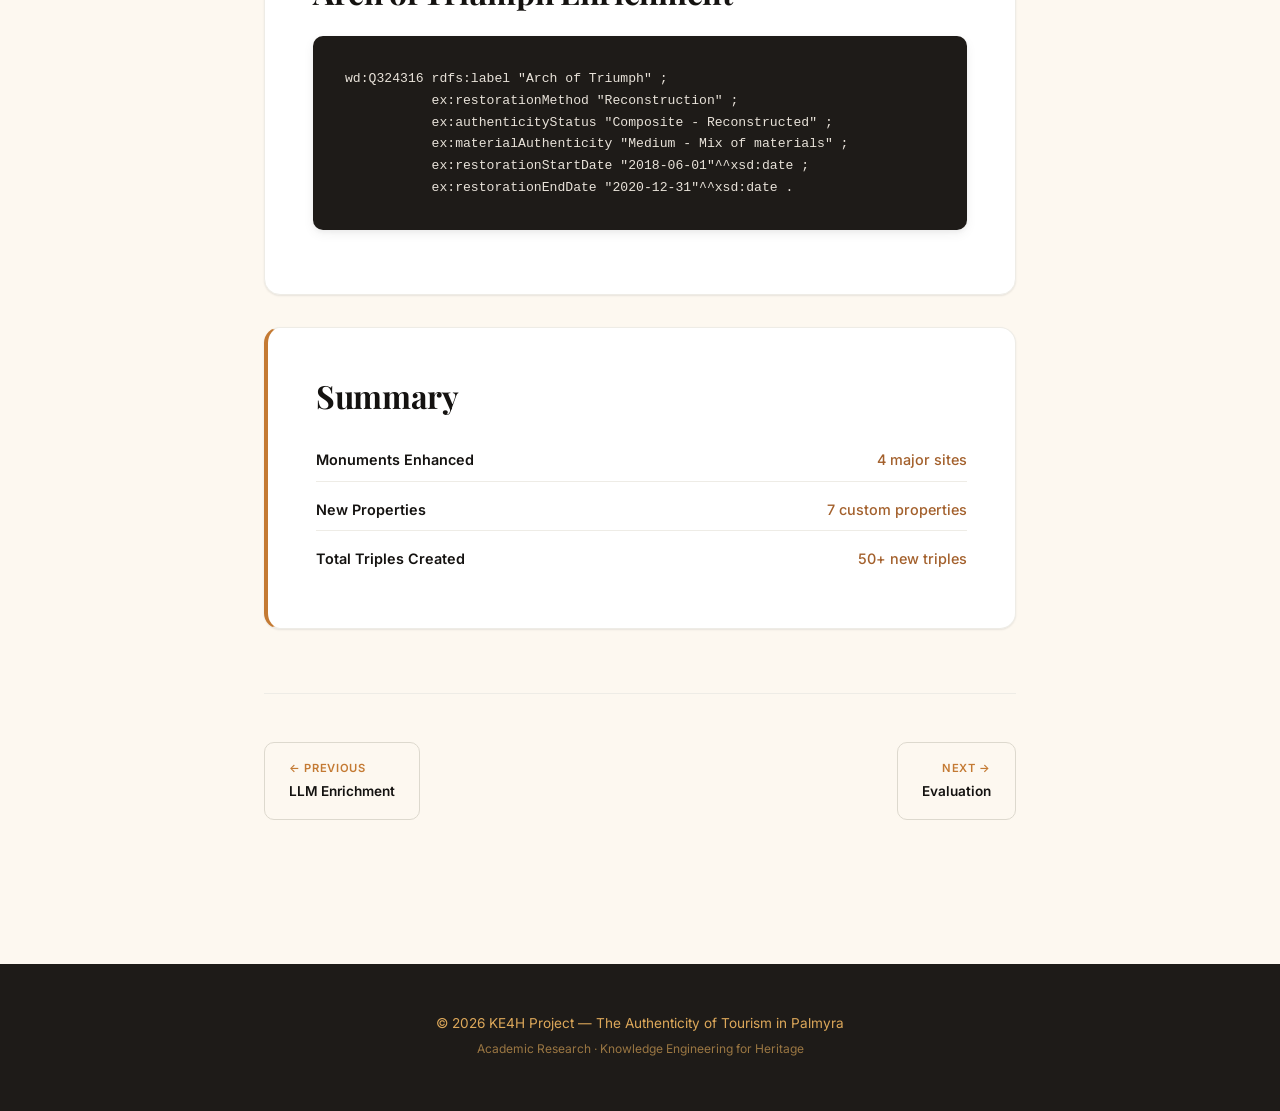
<file: rdf-triples.html>
<!DOCTYPE html>
<html lang="en">
<head>
  <meta charset="UTF-8" />
  <meta name="viewport" content="width=device-width, initial-scale=1.0" />
  <title>RDF Triples — Palmyra Heritage</title>
  <meta name="description" content="New RDF triples created to enrich the knowledge graph with information about Palmyra's authenticity, restoration methods, and post-conflict heritage status." />
  <link rel="stylesheet" href="style.css" />
</head>
<body>

  <!-- Navigation -->
  <nav class="nav" id="main-nav">
    <div class="container">
      <div class="nav__inner">
        <a href="index.html" class="nav__logo">Palmyra Heritage</a>
        <ul class="nav__links">
          <li><a href="index.html" class="nav__link">Home</a></li>
          <li><a href="context.html" class="nav__link">Context</a></li>
          <li><a href="methodology.html" class="nav__link">Methodology</a></li>
          <li><a href="sparql.html" class="nav__link">SPARQL</a></li>
          <li><a href="llm-enrichment.html" class="nav__link">LLM Enrichment</a></li>
          <li><a href="rdf-triples.html" class="nav__link nav__link--active">RDF Triples</a></li>
          <li><a href="evaluation.html" class="nav__link">Evaluation</a></li>
          <li><a href="challenges.html" class="nav__link">Challenges</a></li>
          <li><a href="llm-comparison.html" class="nav__link">LLM Comparison</a></li>
          <li><a href="report.html" class="nav__link">Report</a></li>
          <li><a href="conclusion.html" class="nav__link">Conclusion</a></li>
        </ul>
        <button class="nav__toggle" aria-label="Toggle menu" onclick="document.getElementById('mobile-nav').classList.toggle('open')">
          <svg viewBox="0 0 24 24" fill="none" stroke="currentColor" stroke-width="2" stroke-linecap="round"><line x1="3" y1="6" x2="21" y2="6"/><line x1="3" y1="12" x2="21" y2="12"/><line x1="3" y1="18" x2="21" y2="18"/></svg>
        </button>
      </div>
      <div class="nav__mobile" id="mobile-nav">
        <a href="index.html" class="nav__link">Home</a>
        <a href="context.html" class="nav__link">Context</a>
        <a href="methodology.html" class="nav__link">Methodology</a>
        <a href="sparql.html" class="nav__link">SPARQL Queries</a>
        <a href="llm-enrichment.html" class="nav__link">LLM Enrichment</a>
        <a href="rdf-triples.html" class="nav__link nav__link--active">RDF Triples</a>
        <a href="evaluation.html" class="nav__link">Evaluation</a>
        <a href="challenges.html" class="nav__link">Challenges</a>
        <a href="llm-comparison.html" class="nav__link">LLM Comparison</a>
        <a href="report.html" class="nav__link">Report</a>
        <a href="conclusion.html" class="nav__link">Conclusion</a>
      </div>
    </div>
  </nav>

  <!-- Page Header -->
  <header class="page-header">
    <div class="container">
      <p class="page-header__breadcrumb"><a href="index.html">Home</a> / RDF Triples</p>
      <h1>RDF Triples &amp; Enrichment</h1>
    </div>
  </header>

  <!-- Content -->
  <section class="section">
    <div class="container container--narrow">
      <div class="space-y">

        <!-- Overview -->
        <div class="card fade-in-up">
          <h2>New RDF Triples Created</h2>
          <p>This section presents new RDF triples created to enrich the knowledge graph with information about Palmyra's authenticity, restoration methods, and post-conflict heritage status.</p>
        </div>

        <!-- Vocabulary Extension -->
        <div class="card fade-in-up">
          <h2>Vocabulary Extension</h2>
          <pre class="code-block">@prefix ex: &lt;http://example.org/palmyra/&gt; .

# New properties for authenticity and restoration
ex:restorationMethod "The method used to restore a cultural property" .
ex:authenticityStatus "The current authenticity status" .
ex:restorationActor "An organization involved in restoration" .
ex:materialAuthenticity "Assessment of physical material integrity" .</pre>
        </div>

        <!-- Temple of Bel -->
        <div class="card fade-in-up">
          <h2>Temple of Bel Enrichment</h2>
          <pre class="code-block">wd:Q324314 rdfs:label "Temple of Bel" ;
           ex:restorationMethod "Anastylosis" ;
           ex:authenticityStatus "Composite Authenticity" ;
           ex:materialAuthenticity "High - Original fragments reassembled" ;
           ex:restorationActor wd:Q1234 ;
           ex:restorationStartDate "2016-01-01"^^xsd:date ;
           ex:restorationEndDate "2019-12-31"^^xsd:date .</pre>
        </div>

        <!-- Arch of Triumph -->
        <div class="card fade-in-up">
          <h2>Arch of Triumph Enrichment</h2>
          <pre class="code-block">wd:Q324316 rdfs:label "Arch of Triumph" ;
           ex:restorationMethod "Reconstruction" ;
           ex:authenticityStatus "Composite - Reconstructed" ;
           ex:materialAuthenticity "Medium - Mix of materials" ;
           ex:restorationStartDate "2018-06-01"^^xsd:date ;
           ex:restorationEndDate "2020-12-31"^^xsd:date .</pre>
        </div>

        <!-- Summary -->
        <div class="card card--accent fade-in-up">
          <h2>Summary</h2>
          <div class="stats">
            <div class="stats__row">
              <span class="stats__label">Monuments Enhanced</span>
              <span class="stats__value">4 major sites</span>
            </div>
            <div class="stats__row">
              <span class="stats__label">New Properties</span>
              <span class="stats__value">7 custom properties</span>
            </div>
            <div class="stats__row">
              <span class="stats__label">Total Triples Created</span>
              <span class="stats__value">50+ new triples</span>
            </div>
          </div>
        </div>

      </div>

      <!-- Page Navigation -->
      <div class="page-nav">
        <a href="llm-enrichment.html">
          <span class="page-nav__label">← Previous</span>
          <span class="page-nav__title">LLM Enrichment</span>
        </a>
        <a href="evaluation.html">
          <span class="page-nav__label">Next →</span>
          <span class="page-nav__title">Evaluation</span>
        </a>
      </div>
    </div>
  </section>

  <!-- Footer -->
  <footer class="footer">
    <div class="container">
      <p>&copy; 2026 KE4H Project — The Authenticity of Tourism in Palmyra</p>
      <p class="footer__sub">Academic Research &middot; Knowledge Engineering for Heritage</p>
    </div>
  </footer>

  <script>
    window.addEventListener('scroll', () => {
      document.getElementById('main-nav').classList.toggle('scrolled', window.scrollY > 10);
    });
  </script>

</body>
</html>
</file>
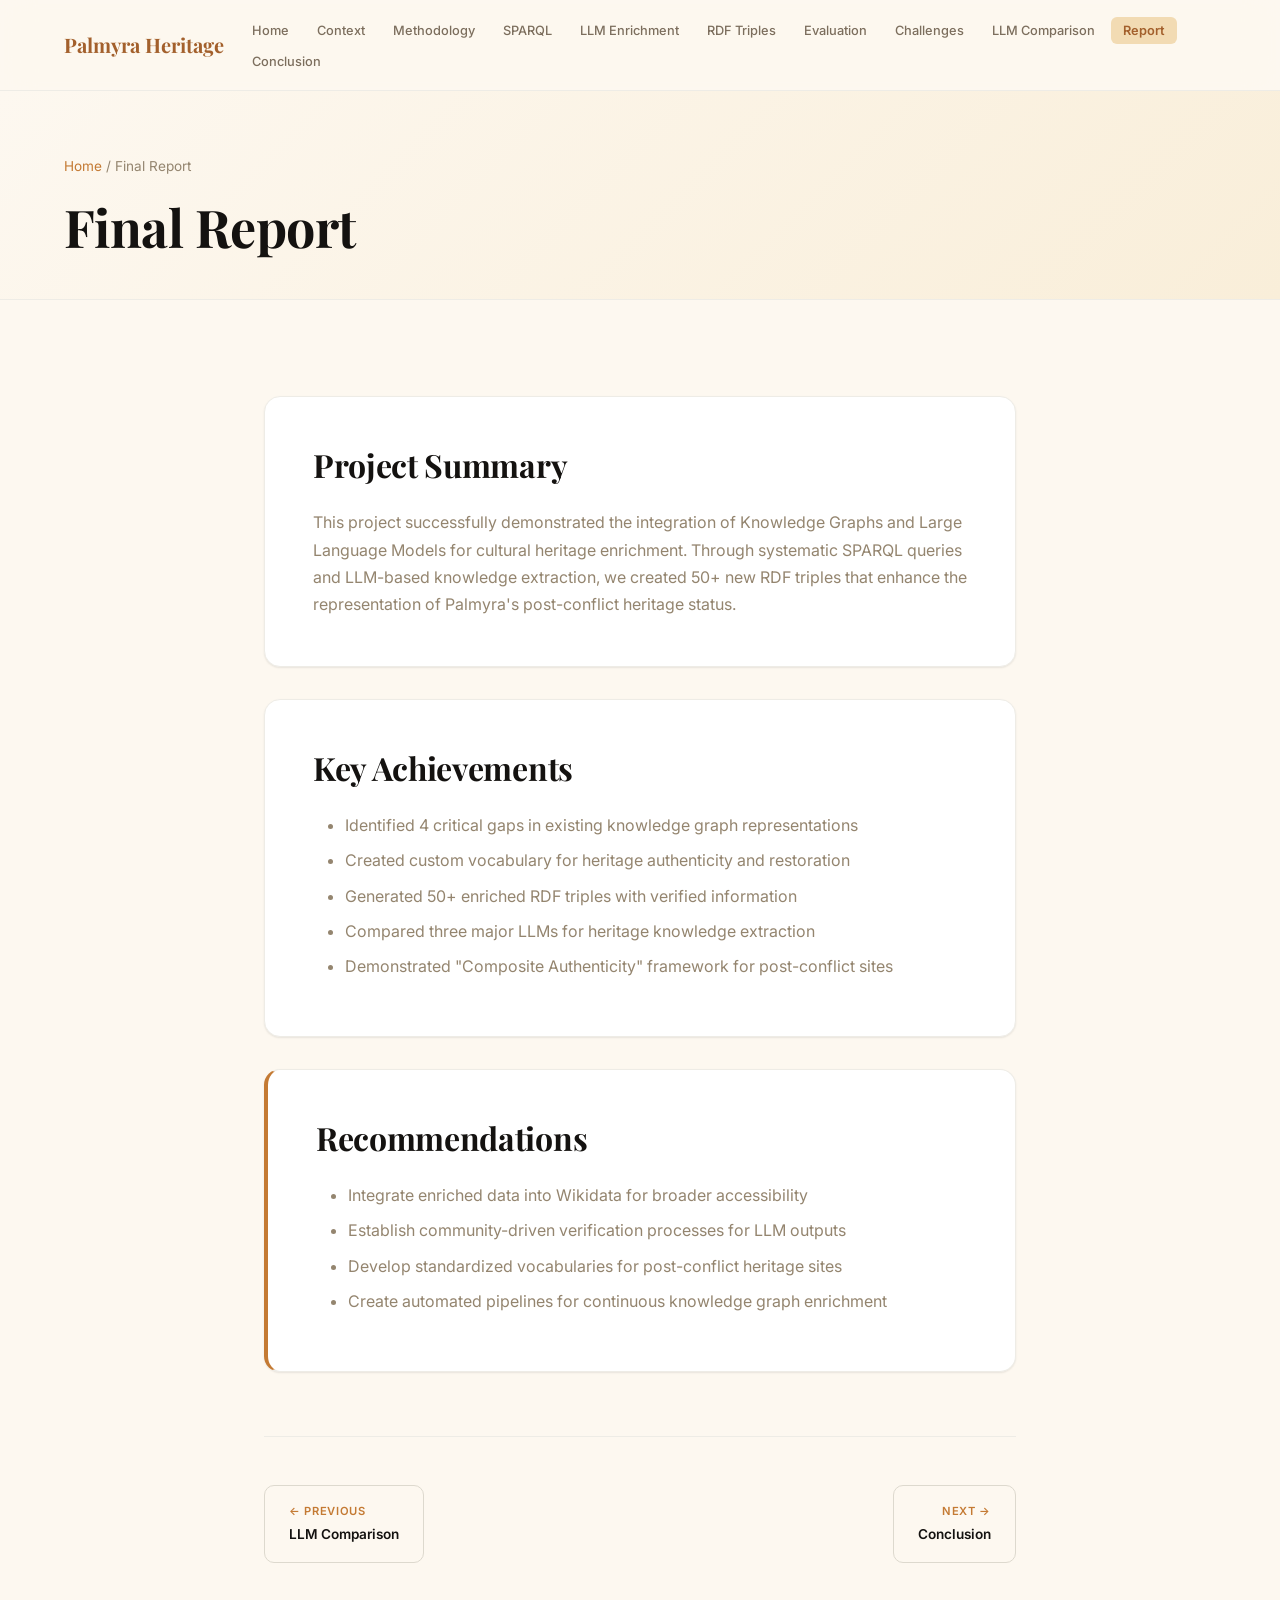
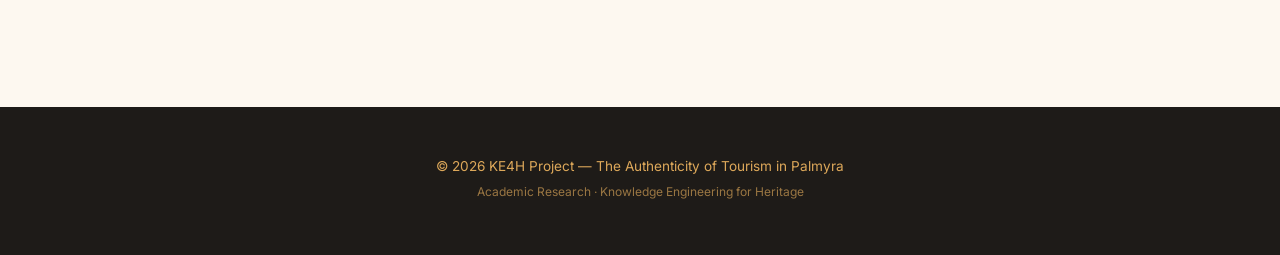
<file: report.html>
<!DOCTYPE html>
<html lang="en">
<head>
  <meta charset="UTF-8" />
  <meta name="viewport" content="width=device-width, initial-scale=1.0" />
  <title>Final Report — Palmyra Heritage</title>
  <meta name="description" content="Final report of the Palmyra Heritage KE4H project — summary, key achievements, and recommendations." />
  <link rel="stylesheet" href="style.css" />
</head>
<body>

  <!-- Navigation -->
  <nav class="nav" id="main-nav">
    <div class="container">
      <div class="nav__inner">
        <a href="index.html" class="nav__logo">Palmyra Heritage</a>
        <ul class="nav__links">
          <li><a href="index.html" class="nav__link">Home</a></li>
          <li><a href="context.html" class="nav__link">Context</a></li>
          <li><a href="methodology.html" class="nav__link">Methodology</a></li>
          <li><a href="sparql.html" class="nav__link">SPARQL</a></li>
          <li><a href="llm-enrichment.html" class="nav__link">LLM Enrichment</a></li>
          <li><a href="rdf-triples.html" class="nav__link">RDF Triples</a></li>
          <li><a href="evaluation.html" class="nav__link">Evaluation</a></li>
          <li><a href="challenges.html" class="nav__link">Challenges</a></li>
          <li><a href="llm-comparison.html" class="nav__link">LLM Comparison</a></li>
          <li><a href="report.html" class="nav__link nav__link--active">Report</a></li>
          <li><a href="conclusion.html" class="nav__link">Conclusion</a></li>
        </ul>
        <button class="nav__toggle" aria-label="Toggle menu" onclick="document.getElementById('mobile-nav').classList.toggle('open')">
          <svg viewBox="0 0 24 24" fill="none" stroke="currentColor" stroke-width="2" stroke-linecap="round"><line x1="3" y1="6" x2="21" y2="6"/><line x1="3" y1="12" x2="21" y2="12"/><line x1="3" y1="18" x2="21" y2="18"/></svg>
        </button>
      </div>
      <div class="nav__mobile" id="mobile-nav">
        <a href="index.html" class="nav__link">Home</a>
        <a href="context.html" class="nav__link">Context</a>
        <a href="methodology.html" class="nav__link">Methodology</a>
        <a href="sparql.html" class="nav__link">SPARQL Queries</a>
        <a href="llm-enrichment.html" class="nav__link">LLM Enrichment</a>
        <a href="rdf-triples.html" class="nav__link">RDF Triples</a>
        <a href="evaluation.html" class="nav__link">Evaluation</a>
        <a href="challenges.html" class="nav__link">Challenges</a>
        <a href="llm-comparison.html" class="nav__link">LLM Comparison</a>
        <a href="report.html" class="nav__link nav__link--active">Report</a>
        <a href="conclusion.html" class="nav__link">Conclusion</a>
      </div>
    </div>
  </nav>

  <!-- Page Header -->
  <header class="page-header">
    <div class="container">
      <p class="page-header__breadcrumb"><a href="index.html">Home</a> / Final Report</p>
      <h1>Final Report</h1>
    </div>
  </header>

  <!-- Content -->
  <section class="section">
    <div class="container container--narrow">
      <div class="space-y">

        <div class="card fade-in-up">
          <h2>Project Summary</h2>
          <p>This project successfully demonstrated the integration of Knowledge Graphs and Large Language Models for cultural heritage enrichment. Through systematic SPARQL queries and LLM-based knowledge extraction, we created 50+ new RDF triples that enhance the representation of Palmyra's post-conflict heritage status.</p>
        </div>

        <div class="card fade-in-up">
          <h2>Key Achievements</h2>
          <ul class="list">
            <li>Identified 4 critical gaps in existing knowledge graph representations</li>
            <li>Created custom vocabulary for heritage authenticity and restoration</li>
            <li>Generated 50+ enriched RDF triples with verified information</li>
            <li>Compared three major LLMs for heritage knowledge extraction</li>
            <li>Demonstrated "Composite Authenticity" framework for post-conflict sites</li>
          </ul>
        </div>

        <div class="card card--accent fade-in-up">
          <h2>Recommendations</h2>
          <ul class="list">
            <li>Integrate enriched data into Wikidata for broader accessibility</li>
            <li>Establish community-driven verification processes for LLM outputs</li>
            <li>Develop standardized vocabularies for post-conflict heritage sites</li>
            <li>Create automated pipelines for continuous knowledge graph enrichment</li>
          </ul>
        </div>

      </div>

      <!-- Page Navigation -->
      <div class="page-nav">
        <a href="llm-comparison.html">
          <span class="page-nav__label">← Previous</span>
          <span class="page-nav__title">LLM Comparison</span>
        </a>
        <a href="conclusion.html">
          <span class="page-nav__label">Next →</span>
          <span class="page-nav__title">Conclusion</span>
        </a>
      </div>
    </div>
  </section>

  <!-- Footer -->
  <footer class="footer">
    <div class="container">
      <p>&copy; 2026 KE4H Project — The Authenticity of Tourism in Palmyra</p>
      <p class="footer__sub">Academic Research &middot; Knowledge Engineering for Heritage</p>
    </div>
  </footer>

  <script>
    window.addEventListener('scroll', () => {
      document.getElementById('main-nav').classList.toggle('scrolled', window.scrollY > 10);
    });
  </script>

</body>
</html>
</file>
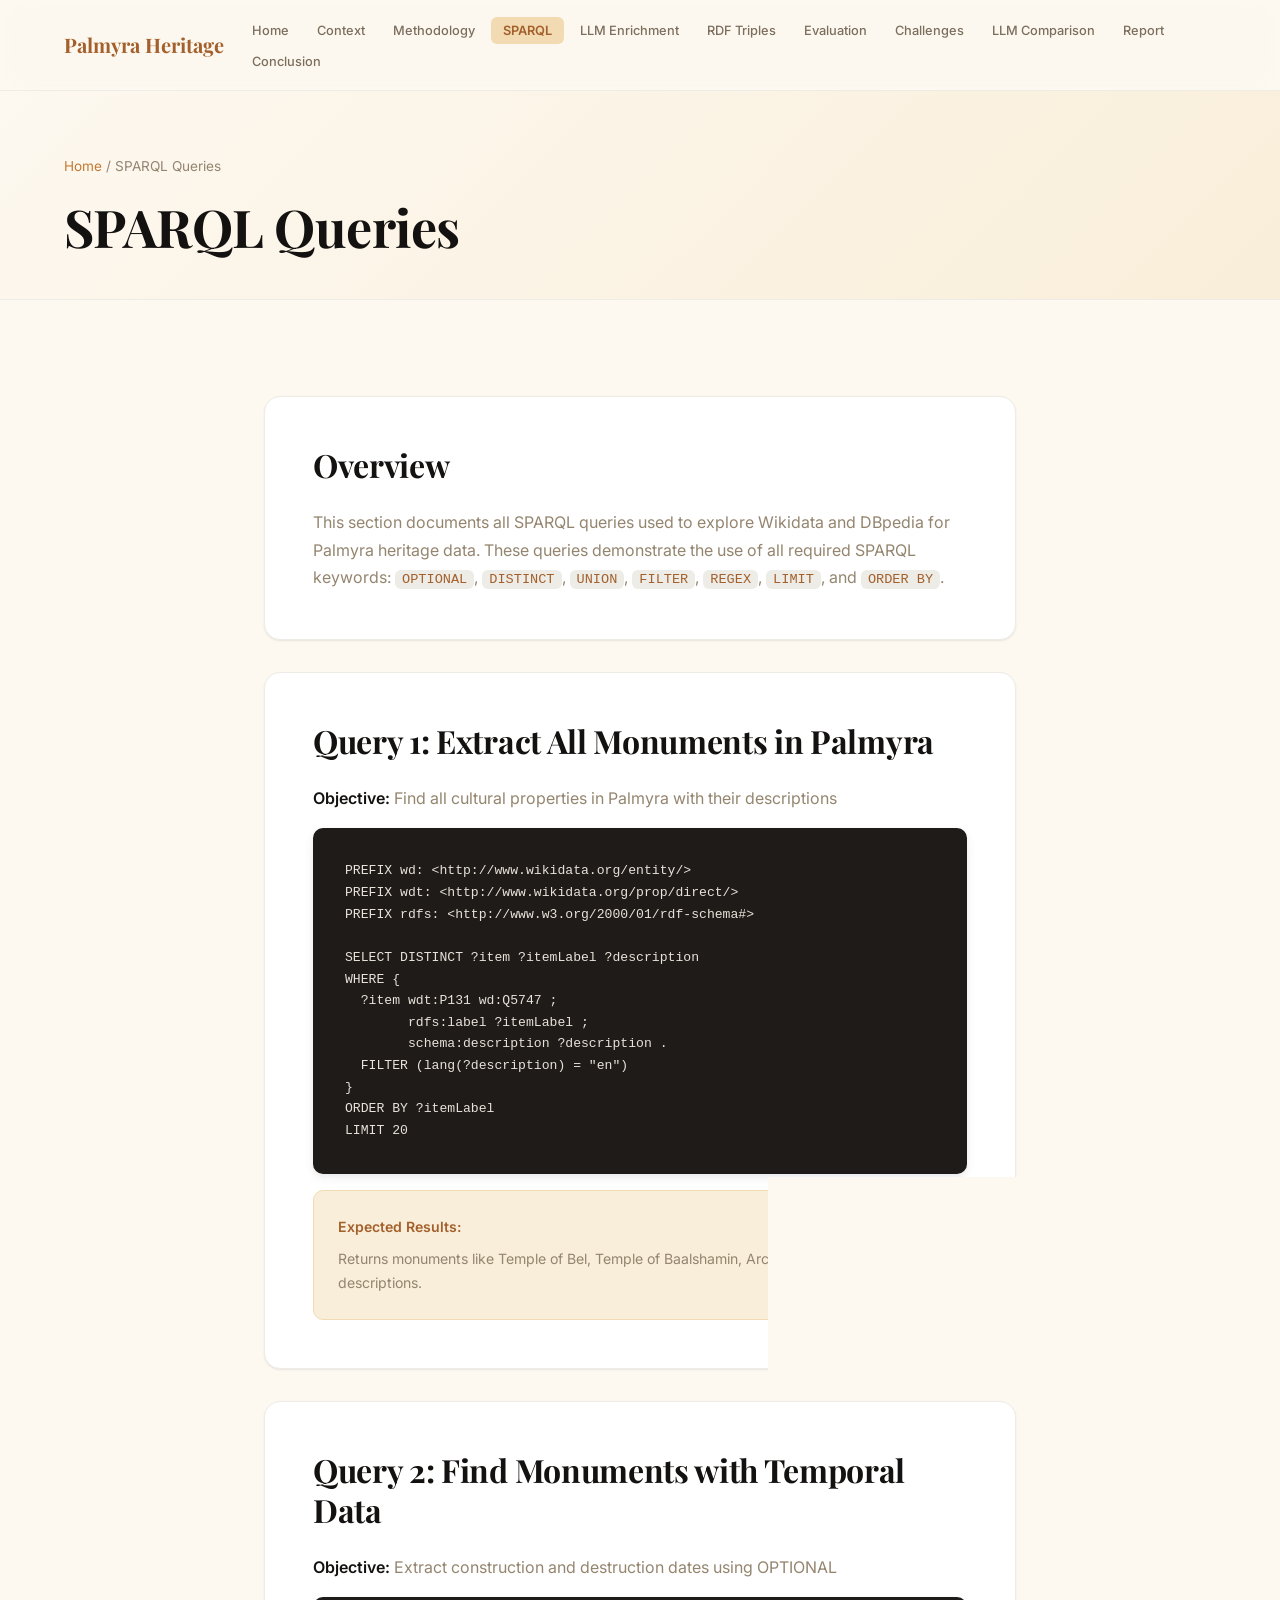
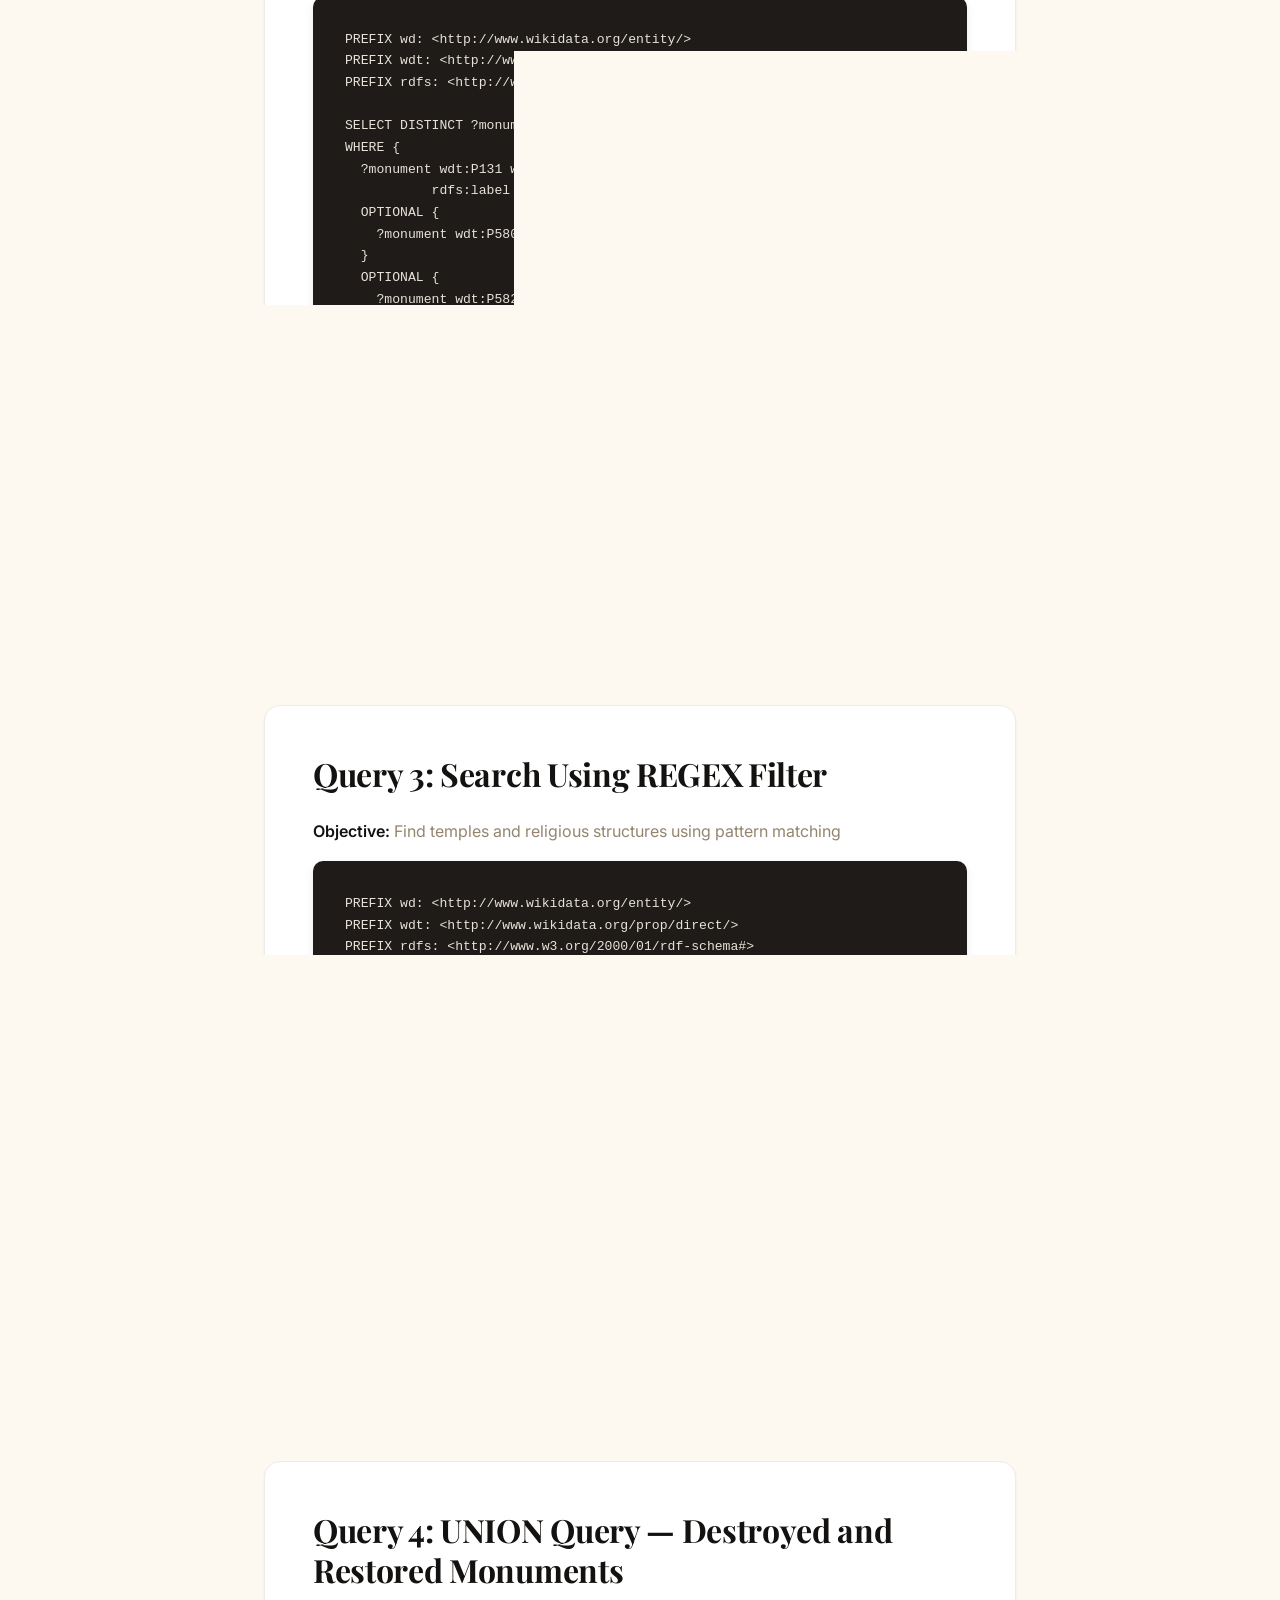
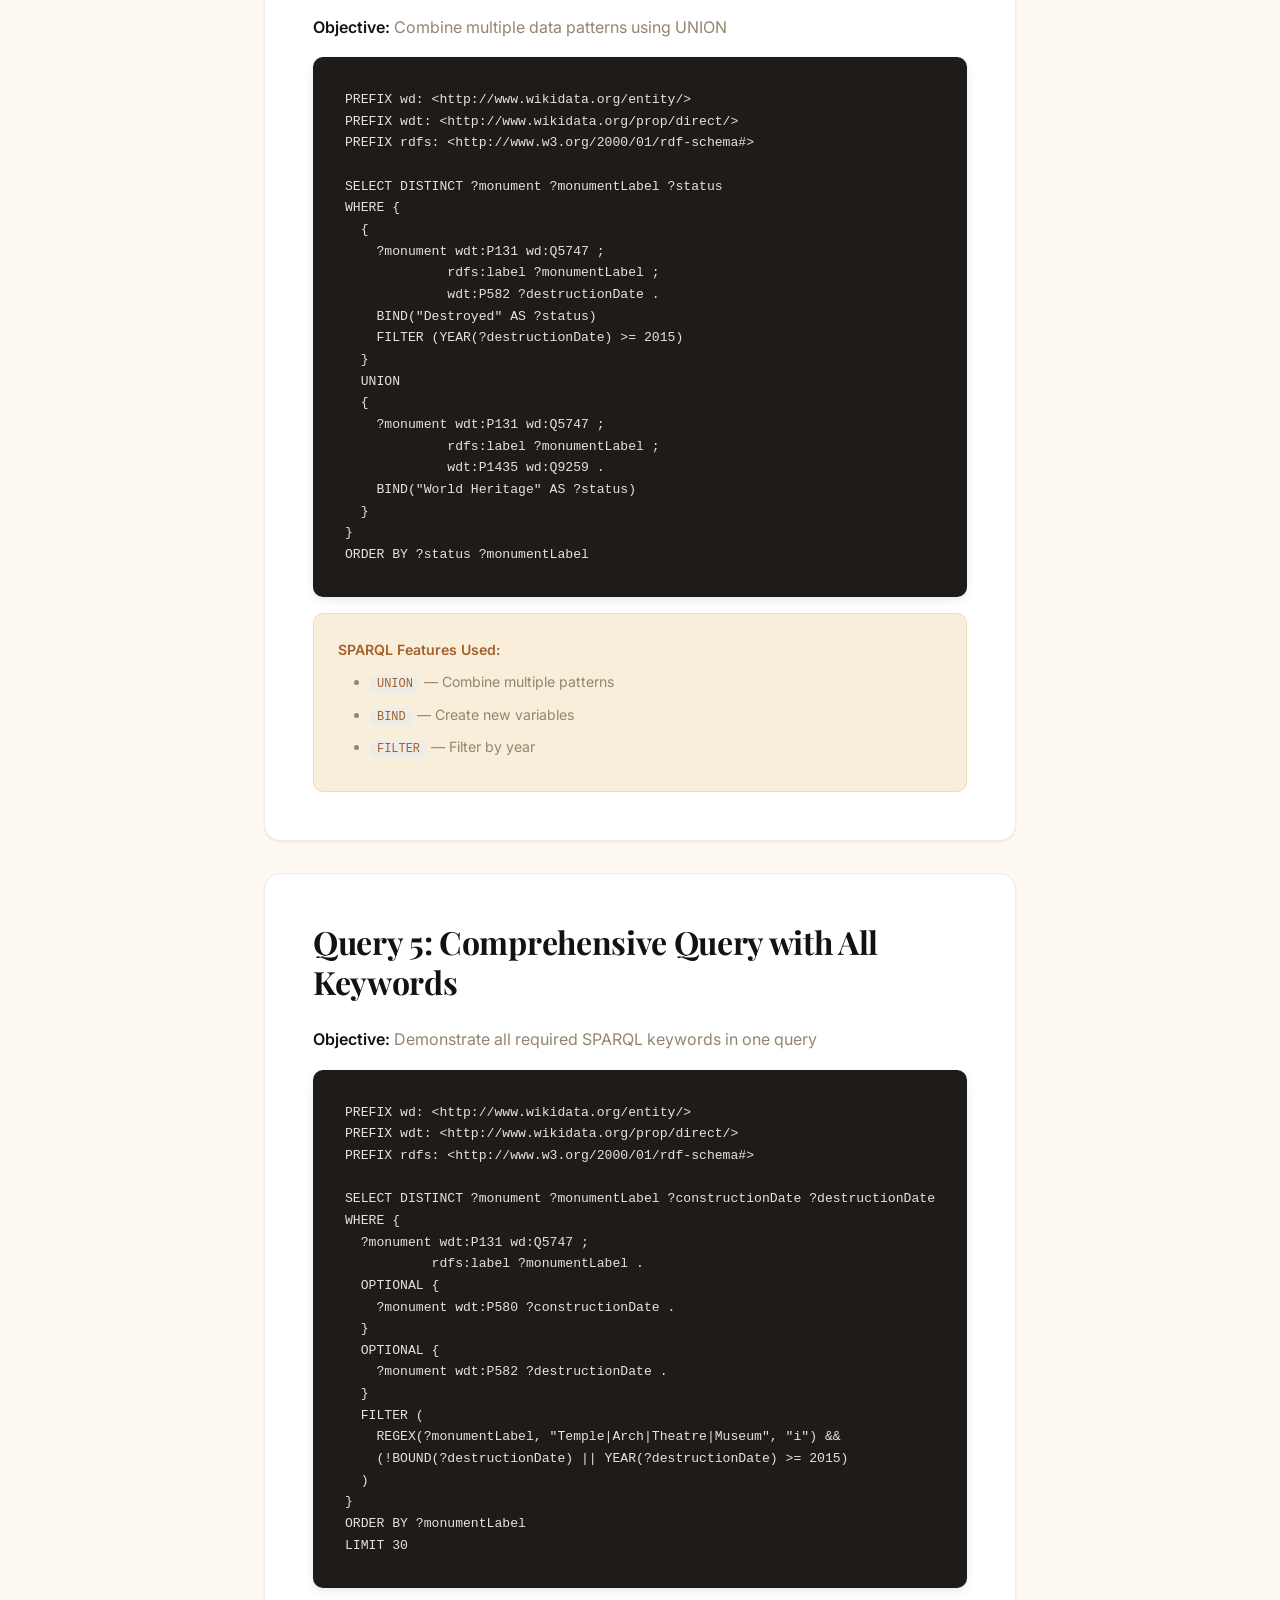
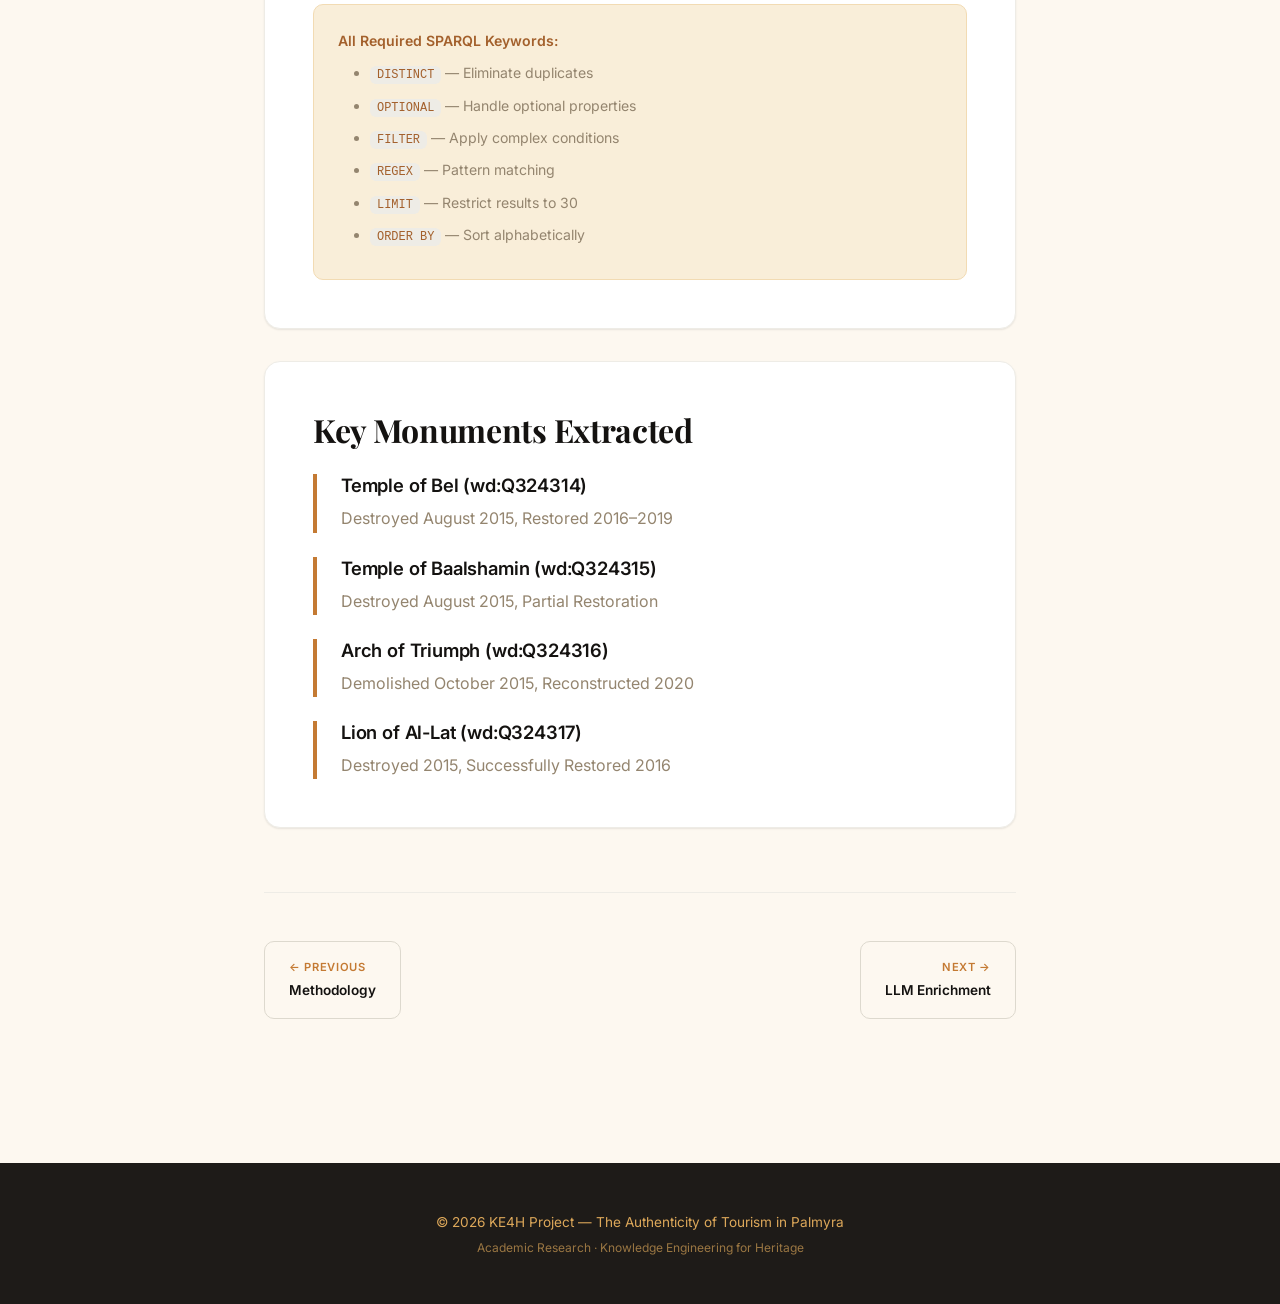
<file: sparql.html>
<!DOCTYPE html>
<html lang="en">
<head>
  <meta charset="UTF-8" />
  <meta name="viewport" content="width=device-width, initial-scale=1.0" />
  <title>SPARQL Queries — Palmyra Heritage</title>
  <meta name="description" content="SPARQL queries used to explore Wikidata and DBpedia for Palmyra heritage data, demonstrating OPTIONAL, DISTINCT, UNION, FILTER, REGEX, LIMIT, and ORDER BY." />
  <link rel="stylesheet" href="style.css" />
</head>
<body>

  <!-- Navigation -->
  <nav class="nav" id="main-nav">
    <div class="container">
      <div class="nav__inner">
        <a href="index.html" class="nav__logo">Palmyra Heritage</a>
        <ul class="nav__links">
          <li><a href="index.html" class="nav__link">Home</a></li>
          <li><a href="context.html" class="nav__link">Context</a></li>
          <li><a href="methodology.html" class="nav__link">Methodology</a></li>
          <li><a href="sparql.html" class="nav__link nav__link--active">SPARQL</a></li>
          <li><a href="llm-enrichment.html" class="nav__link">LLM Enrichment</a></li>
          <li><a href="rdf-triples.html" class="nav__link">RDF Triples</a></li>
          <li><a href="evaluation.html" class="nav__link">Evaluation</a></li>
          <li><a href="challenges.html" class="nav__link">Challenges</a></li>
          <li><a href="llm-comparison.html" class="nav__link">LLM Comparison</a></li>
          <li><a href="report.html" class="nav__link">Report</a></li>
          <li><a href="conclusion.html" class="nav__link">Conclusion</a></li>
        </ul>
        <button class="nav__toggle" aria-label="Toggle menu" onclick="document.getElementById('mobile-nav').classList.toggle('open')">
          <svg viewBox="0 0 24 24" fill="none" stroke="currentColor" stroke-width="2" stroke-linecap="round"><line x1="3" y1="6" x2="21" y2="6"/><line x1="3" y1="12" x2="21" y2="12"/><line x1="3" y1="18" x2="21" y2="18"/></svg>
        </button>
      </div>
      <div class="nav__mobile" id="mobile-nav">
        <a href="index.html" class="nav__link">Home</a>
        <a href="context.html" class="nav__link">Context</a>
        <a href="methodology.html" class="nav__link">Methodology</a>
        <a href="sparql.html" class="nav__link nav__link--active">SPARQL Queries</a>
        <a href="llm-enrichment.html" class="nav__link">LLM Enrichment</a>
        <a href="rdf-triples.html" class="nav__link">RDF Triples</a>
        <a href="evaluation.html" class="nav__link">Evaluation</a>
        <a href="challenges.html" class="nav__link">Challenges</a>
        <a href="llm-comparison.html" class="nav__link">LLM Comparison</a>
        <a href="report.html" class="nav__link">Report</a>
        <a href="conclusion.html" class="nav__link">Conclusion</a>
      </div>
    </div>
  </nav>

  <!-- Page Header -->
  <header class="page-header">
    <div class="container">
      <p class="page-header__breadcrumb"><a href="index.html">Home</a> / SPARQL Queries</p>
      <h1>SPARQL Queries</h1>
    </div>
  </header>

  <!-- Content -->
  <section class="section">
    <div class="container container--narrow">
      <div class="space-y">

        <!-- Overview -->
        <div class="card fade-in-up">
          <h2>Overview</h2>
          <p>This section documents all SPARQL queries used to explore Wikidata and DBpedia for Palmyra heritage data. These queries demonstrate the use of all required SPARQL keywords: <code>OPTIONAL</code>, <code>DISTINCT</code>, <code>UNION</code>, <code>FILTER</code>, <code>REGEX</code>, <code>LIMIT</code>, and <code>ORDER BY</code>.</p>
        </div>

        <!-- Query 1 -->
        <div class="card fade-in-up">
          <h2>Query 1: Extract All Monuments in Palmyra</h2>
          <p><strong>Objective:</strong> Find all cultural properties in Palmyra with their descriptions</p>
          <pre class="code-block">PREFIX wd: &lt;http://www.wikidata.org/entity/&gt;
PREFIX wdt: &lt;http://www.wikidata.org/prop/direct/&gt;
PREFIX rdfs: &lt;http://www.w3.org/2000/01/rdf-schema#&gt;

SELECT DISTINCT ?item ?itemLabel ?description
WHERE {
  ?item wdt:P131 wd:Q5747 ;
        rdfs:label ?itemLabel ;
        schema:description ?description .
  FILTER (lang(?description) = "en")
}
ORDER BY ?itemLabel
LIMIT 20</pre>
          <div class="info-box">
            <p class="info-box__title">Expected Results:</p>
            <p>Returns monuments like Temple of Bel, Temple of Baalshamin, Arch of Triumph with descriptions.</p>
          </div>
        </div>

        <!-- Query 2 -->
        <div class="card fade-in-up">
          <h2>Query 2: Find Monuments with Temporal Data</h2>
          <p><strong>Objective:</strong> Extract construction and destruction dates using OPTIONAL</p>
          <pre class="code-block">PREFIX wd: &lt;http://www.wikidata.org/entity/&gt;
PREFIX wdt: &lt;http://www.wikidata.org/prop/direct/&gt;
PREFIX rdfs: &lt;http://www.w3.org/2000/01/rdf-schema#&gt;

SELECT DISTINCT ?monument ?monumentLabel ?constructionDate ?destructionDate
WHERE {
  ?monument wdt:P131 wd:Q5747 ;
           rdfs:label ?monumentLabel .
  OPTIONAL {
    ?monument wdt:P580 ?constructionDate .
  }
  OPTIONAL {
    ?monument wdt:P582 ?destructionDate .
  }
}
ORDER BY ?monumentLabel
LIMIT 50</pre>
          <div class="info-box">
            <p class="info-box__title">SPARQL Features Used:</p>
            <ul class="list">
              <li><code>OPTIONAL</code> — For properties that may not exist</li>
              <li><code>DISTINCT</code> — Avoid duplicate results</li>
              <li><code>ORDER BY</code> — Sort results</li>
            </ul>
          </div>
        </div>

        <!-- Query 3 -->
        <div class="card fade-in-up">
          <h2>Query 3: Search Using REGEX Filter</h2>
          <p><strong>Objective:</strong> Find temples and religious structures using pattern matching</p>
          <pre class="code-block">PREFIX wd: &lt;http://www.wikidata.org/entity/&gt;
PREFIX wdt: &lt;http://www.wikidata.org/prop/direct/&gt;
PREFIX rdfs: &lt;http://www.w3.org/2000/01/rdf-schema#&gt;

SELECT DISTINCT ?monument ?monumentLabel ?type
WHERE {
  ?monument wdt:P131 wd:Q5747 ;
           rdfs:label ?monumentLabel ;
           wdt:P31 ?type .
  FILTER (REGEX(?monumentLabel, "Temple|Arch|Theatre", "i"))
}
ORDER BY ?monumentLabel</pre>
          <div class="info-box">
            <p class="info-box__title">SPARQL Features Used:</p>
            <ul class="list">
              <li><code>FILTER</code> — Apply conditions</li>
              <li><code>REGEX</code> — Pattern matching (case-insensitive)</li>
              <li><code>DISTINCT</code> — Eliminate duplicates</li>
            </ul>
          </div>
        </div>

        <!-- Query 4 -->
        <div class="card fade-in-up">
          <h2>Query 4: UNION Query — Destroyed and Restored Monuments</h2>
          <p><strong>Objective:</strong> Combine multiple data patterns using UNION</p>
          <pre class="code-block">PREFIX wd: &lt;http://www.wikidata.org/entity/&gt;
PREFIX wdt: &lt;http://www.wikidata.org/prop/direct/&gt;
PREFIX rdfs: &lt;http://www.w3.org/2000/01/rdf-schema#&gt;

SELECT DISTINCT ?monument ?monumentLabel ?status
WHERE {
  {
    ?monument wdt:P131 wd:Q5747 ;
             rdfs:label ?monumentLabel ;
             wdt:P582 ?destructionDate .
    BIND("Destroyed" AS ?status)
    FILTER (YEAR(?destructionDate) >= 2015)
  }
  UNION
  {
    ?monument wdt:P131 wd:Q5747 ;
             rdfs:label ?monumentLabel ;
             wdt:P1435 wd:Q9259 .
    BIND("World Heritage" AS ?status)
  }
}
ORDER BY ?status ?monumentLabel</pre>
          <div class="info-box">
            <p class="info-box__title">SPARQL Features Used:</p>
            <ul class="list">
              <li><code>UNION</code> — Combine multiple patterns</li>
              <li><code>BIND</code> — Create new variables</li>
              <li><code>FILTER</code> — Filter by year</li>
            </ul>
          </div>
        </div>

        <!-- Query 5 -->
        <div class="card fade-in-up">
          <h2>Query 5: Comprehensive Query with All Keywords</h2>
          <p><strong>Objective:</strong> Demonstrate all required SPARQL keywords in one query</p>
          <pre class="code-block">PREFIX wd: &lt;http://www.wikidata.org/entity/&gt;
PREFIX wdt: &lt;http://www.wikidata.org/prop/direct/&gt;
PREFIX rdfs: &lt;http://www.w3.org/2000/01/rdf-schema#&gt;

SELECT DISTINCT ?monument ?monumentLabel ?constructionDate ?destructionDate
WHERE {
  ?monument wdt:P131 wd:Q5747 ;
           rdfs:label ?monumentLabel .
  OPTIONAL {
    ?monument wdt:P580 ?constructionDate .
  }
  OPTIONAL {
    ?monument wdt:P582 ?destructionDate .
  }
  FILTER (
    REGEX(?monumentLabel, "Temple|Arch|Theatre|Museum", "i") &amp;&amp;
    (!BOUND(?destructionDate) || YEAR(?destructionDate) >= 2015)
  )
}
ORDER BY ?monumentLabel
LIMIT 30</pre>
          <div class="info-box">
            <p class="info-box__title">All Required SPARQL Keywords:</p>
            <ul class="list">
              <li><code>DISTINCT</code> — Eliminate duplicates</li>
              <li><code>OPTIONAL</code> — Handle optional properties</li>
              <li><code>FILTER</code> — Apply complex conditions</li>
              <li><code>REGEX</code> — Pattern matching</li>
              <li><code>LIMIT</code> — Restrict results to 30</li>
              <li><code>ORDER BY</code> — Sort alphabetically</li>
            </ul>
          </div>
        </div>

        <!-- Key Monuments -->
        <div class="card fade-in-up">
          <h2>Key Monuments Extracted</h2>
          <div class="space-y-sm">
            <div class="accent-bar">
              <h3>Temple of Bel (wd:Q324314)</h3>
              <p>Destroyed August 2015, Restored 2016–2019</p>
            </div>
            <div class="accent-bar">
              <h3>Temple of Baalshamin (wd:Q324315)</h3>
              <p>Destroyed August 2015, Partial Restoration</p>
            </div>
            <div class="accent-bar">
              <h3>Arch of Triumph (wd:Q324316)</h3>
              <p>Demolished October 2015, Reconstructed 2020</p>
            </div>
            <div class="accent-bar">
              <h3>Lion of Al-Lat (wd:Q324317)</h3>
              <p>Destroyed 2015, Successfully Restored 2016</p>
            </div>
          </div>
        </div>

      </div>

      <!-- Page Navigation -->
      <div class="page-nav">
        <a href="methodology.html">
          <span class="page-nav__label">← Previous</span>
          <span class="page-nav__title">Methodology</span>
        </a>
        <a href="llm-enrichment.html">
          <span class="page-nav__label">Next →</span>
          <span class="page-nav__title">LLM Enrichment</span>
        </a>
      </div>
    </div>
  </section>

  <!-- Footer -->
  <footer class="footer">
    <div class="container">
      <p>&copy; 2026 KE4H Project — The Authenticity of Tourism in Palmyra</p>
      <p class="footer__sub">Academic Research &middot; Knowledge Engineering for Heritage</p>
    </div>
  </footer>

  <script>
    window.addEventListener('scroll', () => {
      document.getElementById('main-nav').classList.toggle('scrolled', window.scrollY > 10);
    });
  </script>

</body>
</html>
</file>
<file: style.css>
/* ============================================
   PALMYRA HERITAGE PROJECT — Design System
   Pure HTML/CSS — No Frameworks
   ============================================ */

/* ── Google Font ── */
@import url('https://fonts.googleapis.com/css2?family=Inter:wght@300;400;500;600;700;800;900&family=Playfair+Display:ital,wght@0,500;0,700;1,500&display=swap');

/* ── CSS Custom Properties ── */
:root {
  /* Colors — Desert-inspired palette */
  --sand-50: #fdf8f0;
  --sand-100: #f9eed9;
  --sand-200: #f2dbb3;
  --sand-300: #e8c283;
  --sand-400: #dda85a;
  --sand-500: #d4923e;
  --sand-600: #c47a33;
  --sand-700: #a3602c;
  --sand-800: #844d2a;
  --sand-900: #6c4025;

  --stone-50: #f8f7f4;
  --stone-100: #eeece6;
  --stone-200: #ddd9ce;
  --stone-300: #c8c1b0;
  --stone-400: #b1a691;
  --stone-500: #a1937b;
  --stone-600: #94856f;
  --stone-700: #7c6e5d;
  --stone-800: #665b4f;
  --stone-900: #554c42;

  --night-800: #1e1b18;
  --night-900: #141210;

  --accent: #c47a33;
  --accent-light: #dda85a;
  --accent-dark: #a3602c;

  --danger: #c0392b;

  /* Semantic */
  --bg: var(--sand-50);
  --bg-alt: #ffffff;
  --bg-card: #ffffff;
  --text: var(--night-800);
  --text-muted: var(--stone-600);
  --text-heading: var(--night-900);
  --border: var(--stone-200);
  --border-light: var(--stone-100);

  /* Typography */
  --font-body: 'Inter', -apple-system, BlinkMacSystemFont, 'Segoe UI', sans-serif;
  --font-display: 'Playfair Display', Georgia, 'Times New Roman', serif;

  /* Spacing */
  --space-xs: 0.25rem;
  --space-sm: 0.5rem;
  --space-md: 1rem;
  --space-lg: 1.5rem;
  --space-xl: 2rem;
  --space-2xl: 3rem;
  --space-3xl: 4rem;
  --space-4xl: 6rem;

  /* Radii */
  --radius-sm: 6px;
  --radius-md: 10px;
  --radius-lg: 16px;
  --radius-xl: 24px;

  /* Shadows */
  --shadow-sm: 0 1px 3px rgba(0,0,0,0.04), 0 1px 2px rgba(0,0,0,0.06);
  --shadow-md: 0 4px 12px rgba(0,0,0,0.06), 0 2px 4px rgba(0,0,0,0.04);
  --shadow-lg: 0 12px 40px rgba(0,0,0,0.08), 0 4px 12px rgba(0,0,0,0.04);
  --shadow-glow: 0 0 30px rgba(196, 122, 51, 0.15);

  /* Transitions */
  --ease-out: cubic-bezier(0.23, 1, 0.32, 1);
  --ease-in-out: cubic-bezier(0.77, 0, 0.175, 1);
  --duration-fast: 160ms;
  --duration-normal: 250ms;
  --duration-slow: 400ms;

  /* Layout */
  --container-max: 1200px;
  --container-narrow: 800px;
}

/* ── Reset & Base ── */
*,
*::before,
*::after {
  box-sizing: border-box;
  margin: 0;
  padding: 0;
}

html {
  scroll-behavior: smooth;
  -webkit-font-smoothing: antialiased;
  -moz-osx-font-smoothing: grayscale;
}

body {
  font-family: var(--font-body);
  font-size: 16px;
  line-height: 1.7;
  color: var(--text);
  background: var(--bg);
  min-height: 100vh;
  display: flex;
  flex-direction: column;
}

img {
  max-width: 100%;
  height: auto;
  display: block;
}

a {
  color: var(--accent);
  text-decoration: none;
  transition: color var(--duration-fast) var(--ease-out);
}

a:hover {
  color: var(--accent-dark);
}

/* ── Typography ── */
h1, h2, h3, h4 {
  font-family: var(--font-display);
  color: var(--text-heading);
  line-height: 1.25;
  letter-spacing: -0.01em;
}

h1 {
  font-size: clamp(2rem, 5vw, 3.25rem);
  font-weight: 700;
}

h2 {
  font-size: clamp(1.5rem, 3.5vw, 2rem);
  font-weight: 700;
  margin-bottom: var(--space-lg);
}

h3 {
  font-family: var(--font-body);
  font-size: 1.15rem;
  font-weight: 600;
  color: var(--text-heading);
  margin-bottom: var(--space-sm);
}

h4 {
  font-family: var(--font-body);
  font-size: 1rem;
  font-weight: 600;
}

p {
  margin-bottom: var(--space-md);
  color: var(--text-muted);
}

p:last-child {
  margin-bottom: 0;
}

strong {
  color: var(--text-heading);
  font-weight: 600;
}

code {
  font-family: 'JetBrains Mono', 'Fira Code', 'Cascadia Code', monospace;
  font-size: 0.85em;
  background: var(--stone-100);
  padding: 2px 7px;
  border-radius: var(--radius-sm);
  color: var(--accent-dark);
}

/* ── Container ── */
.container {
  width: 100%;
  max-width: var(--container-max);
  margin-left: auto;
  margin-right: auto;
  padding-left: var(--space-lg);
  padding-right: var(--space-lg);
}

.container--narrow {
  max-width: var(--container-narrow);
}

/* ── Navigation ── */
.nav {
  position: sticky;
  top: 0;
  z-index: 100;
  background: rgba(253, 248, 240, 0.85);
  backdrop-filter: blur(16px) saturate(180%);
  -webkit-backdrop-filter: blur(16px) saturate(180%);
  border-bottom: 1px solid var(--border-light);
  transition: box-shadow var(--duration-normal) var(--ease-out);
}

.nav.scrolled {
  box-shadow: var(--shadow-md);
}

.nav__inner {
  display: flex;
  align-items: center;
  justify-content: space-between;
  padding: var(--space-md) 0;
  gap: var(--space-md);
}

.nav__logo {
  font-family: var(--font-display);
  font-size: 1.25rem;
  font-weight: 700;
  color: var(--accent-dark);
  white-space: nowrap;
  transition: color var(--duration-fast) var(--ease-out);
}

.nav__logo:hover {
  color: var(--accent);
}

.nav__links {
  display: flex;
  align-items: center;
  gap: var(--space-xs);
  list-style: none;
  flex-wrap: wrap;
}

.nav__link {
  padding: 6px 12px;
  font-size: 0.8rem;
  font-weight: 500;
  color: var(--stone-700);
  border-radius: var(--radius-sm);
  transition: all var(--duration-fast) var(--ease-out);
  white-space: nowrap;
}

.nav__link:hover,
.nav__link--active {
  background: var(--sand-200);
  color: var(--accent-dark);
}

.nav__link--active {
  font-weight: 600;
}

/* Mobile hamburger */
.nav__toggle {
  display: none;
  background: none;
  border: none;
  padding: 8px;
  cursor: pointer;
  color: var(--text);
}

.nav__toggle svg {
  width: 24px;
  height: 24px;
}

.nav__mobile {
  display: none;
  flex-direction: column;
  gap: var(--space-xs);
  padding-bottom: var(--space-md);
}

.nav__mobile .nav__link {
  display: block;
  padding: 10px 16px;
  font-size: 0.9rem;
}

@media (max-width: 900px) {
  .nav__links {
    display: none;
  }
  .nav__toggle {
    display: block;
  }
  .nav__mobile.open {
    display: flex;
    animation: slideDown var(--duration-normal) var(--ease-out);
  }
}

@keyframes slideDown {
  from {
    opacity: 0;
    transform: translateY(-8px);
  }
  to {
    opacity: 1;
    transform: translateY(0);
  }
}

/* ── Card ── */
.card {
  background: var(--bg-card);
  border: 1px solid var(--border-light);
  border-radius: var(--radius-lg);
  padding: var(--space-2xl);
  box-shadow: var(--shadow-sm);
  transition: transform var(--duration-normal) var(--ease-out),
              box-shadow var(--duration-normal) var(--ease-out);
}

.card:hover {
  box-shadow: var(--shadow-md);
}

.card--hover:hover {
  transform: translateY(-3px);
  box-shadow: var(--shadow-lg);
}

.card--accent {
  border-left: 4px solid var(--accent);
}

.card--danger {
  border-left: 4px solid var(--danger);
}

/* ── Hero Section ── */
.hero {
  position: relative;
  padding: var(--space-4xl) 0;
  background: linear-gradient(135deg, var(--sand-50) 0%, var(--sand-100) 40%, var(--sand-200) 100%);
  overflow: hidden;
}

.hero::before {
  content: '';
  position: absolute;
  top: -50%;
  right: -20%;
  width: 600px;
  height: 600px;
  background: radial-gradient(circle, rgba(196, 122, 51, 0.08) 0%, transparent 70%);
  border-radius: 50%;
  pointer-events: none;
}

.hero::after {
  content: '';
  position: absolute;
  bottom: -30%;
  left: -10%;
  width: 400px;
  height: 400px;
  background: radial-gradient(circle, rgba(221, 168, 90, 0.06) 0%, transparent 70%);
  border-radius: 50%;
  pointer-events: none;
}

.hero__content {
  position: relative;
  max-width: 750px;
  text-align: center;
  margin: 0 auto;
}

.hero__badge {
  display: inline-block;
  padding: 6px 16px;
  font-size: 0.75rem;
  font-weight: 600;
  text-transform: uppercase;
  letter-spacing: 0.08em;
  color: var(--accent-dark);
  background: rgba(196, 122, 51, 0.1);
  border: 1px solid rgba(196, 122, 51, 0.2);
  border-radius: 100px;
  margin-bottom: var(--space-lg);
}

.hero h1 {
  margin-bottom: var(--space-lg);
}

.hero h1 span {
  color: var(--accent);
  display: block;
  margin-top: var(--space-sm);
  font-size: 0.7em;
  font-style: italic;
}

.hero__subtitle {
  font-size: 1.15rem;
  color: var(--stone-600);
  margin-bottom: var(--space-2xl);
  max-width: 600px;
  margin-left: auto;
  margin-right: auto;
}

/* ── Buttons ── */
.btn {
  display: inline-flex;
  align-items: center;
  gap: 8px;
  padding: 12px 28px;
  font-family: var(--font-body);
  font-size: 0.9rem;
  font-weight: 600;
  border-radius: var(--radius-md);
  border: none;
  cursor: pointer;
  transition: all var(--duration-fast) var(--ease-out);
  text-decoration: none;
}

.btn:active {
  transform: scale(0.97);
}

.btn--primary {
  background: var(--accent);
  color: #fff;
  box-shadow: 0 2px 8px rgba(196, 122, 51, 0.3);
}

.btn--primary:hover {
  background: var(--accent-dark);
  color: #fff;
  box-shadow: 0 4px 16px rgba(196, 122, 51, 0.4);
}

.btn--outline {
  background: transparent;
  color: var(--accent-dark);
  border: 2px solid var(--accent);
}

.btn--outline:hover {
  background: var(--accent);
  color: #fff;
}

.btn-group {
  display: flex;
  gap: var(--space-md);
  flex-wrap: wrap;
  justify-content: center;
}

/* ── Section ── */
.section {
  padding: var(--space-4xl) 0;
}

.section--alt {
  background: var(--bg-alt);
  border-top: 1px solid var(--border-light);
  border-bottom: 1px solid var(--border-light);
}

.section--tinted {
  background: var(--sand-100);
}

.section__title {
  text-align: center;
  margin-bottom: var(--space-3xl);
}

.section__title::after {
  content: '';
  display: block;
  width: 50px;
  height: 3px;
  background: var(--accent);
  margin: var(--space-md) auto 0;
  border-radius: 3px;
}

/* ── Grid ── */
.grid {
  display: grid;
  gap: var(--space-xl);
}

.grid--2 {
  grid-template-columns: repeat(2, 1fr);
}

.grid--3 {
  grid-template-columns: repeat(3, 1fr);
}

.grid--4 {
  grid-template-columns: repeat(2, 1fr);
}

@media (max-width: 768px) {
  .grid--2,
  .grid--3,
  .grid--4 {
    grid-template-columns: 1fr;
  }
}

/* ── Icon ── */
.icon-box {
  width: 52px;
  height: 52px;
  display: flex;
  align-items: center;
  justify-content: center;
  border-radius: var(--radius-md);
  background: rgba(196, 122, 51, 0.1);
  color: var(--accent);
  margin-bottom: var(--space-md);
  font-size: 1.5rem;
}

/* ── Timeline ── */
.timeline {
  display: flex;
  flex-direction: column;
  gap: var(--space-md);
}

.timeline__item {
  padding-left: var(--space-lg);
  border-left: 3px solid var(--border);
  transition: border-color var(--duration-fast) var(--ease-out);
}

.timeline__item:hover {
  border-left-color: var(--accent);
}

.timeline__item--danger {
  border-left-color: var(--danger);
}

.timeline__item--danger:hover {
  border-left-color: #e74c3c;
}

.timeline__date {
  font-weight: 600;
  font-size: 0.95rem;
  color: var(--text-heading);
  margin-bottom: 4px;
}

.timeline__text {
  color: var(--text-muted);
  font-size: 0.9rem;
  margin-bottom: 0;
}

/* ── Accent bar ── */
.accent-bar {
  padding-left: var(--space-lg);
  border-left: 4px solid var(--accent);
  margin-bottom: var(--space-lg);
}

.accent-bar:last-child {
  margin-bottom: 0;
}

/* ── Code blocks ── */
.code-block {
  background: var(--night-800);
  color: #e8e2d9;
  padding: var(--space-xl);
  border-radius: var(--radius-md);
  overflow-x: auto;
  font-family: 'JetBrains Mono', 'Fira Code', 'Cascadia Code', monospace;
  font-size: 0.82rem;
  line-height: 1.65;
  white-space: pre;
  margin-bottom: var(--space-md);
  box-shadow: var(--shadow-md);
}

/* ── Info Box ── */
.info-box {
  background: var(--sand-100);
  border: 1px solid var(--sand-200);
  border-radius: var(--radius-md);
  padding: var(--space-lg);
  margin-top: var(--space-md);
}

.info-box__title {
  font-weight: 600;
  font-size: 0.85rem;
  color: var(--accent-dark);
  margin-bottom: var(--space-sm);
}

.info-box p,
.info-box li {
  font-size: 0.88rem;
}

/* ── Lists ── */
.list {
  list-style: disc;
  padding-left: var(--space-xl);
  color: var(--text-muted);
}

.list li {
  margin-bottom: var(--space-sm);
}

.list li strong {
  color: var(--text-heading);
}

.list--ordered {
  list-style: decimal;
}

/* ── Stats / Summary row ── */
.stats {
  display: flex;
  flex-direction: column;
  gap: var(--space-sm);
}

.stats__row {
  display: flex;
  justify-content: space-between;
  padding: var(--space-sm) 0;
  border-bottom: 1px solid var(--border-light);
  font-size: 0.9rem;
}

.stats__row:last-child {
  border-bottom: none;
}

.stats__label {
  font-weight: 600;
  color: var(--text-heading);
}

.stats__value {
  color: var(--accent-dark);
  font-weight: 500;
}

/* ── Page Header ── */
.page-header {
  padding: var(--space-3xl) 0 var(--space-xl);
  background: linear-gradient(135deg, var(--sand-50) 0%, var(--sand-100) 100%);
  border-bottom: 1px solid var(--border-light);
}

.page-header h1 {
  margin-bottom: var(--space-sm);
}

.page-header__breadcrumb {
  font-size: 0.85rem;
  color: var(--text-muted);
  margin-bottom: var(--space-md);
}

.page-header__breadcrumb a {
  color: var(--accent);
}

/* ── Project Structure Links ── */
.project-link {
  display: block;
  padding: var(--space-lg) var(--space-xl);
  border: 1px solid var(--border);
  border-radius: var(--radius-md);
  transition: all var(--duration-normal) var(--ease-out);
  text-decoration: none;
  color: inherit;
}

.project-link:hover {
  border-color: var(--accent);
  box-shadow: var(--shadow-md);
  transform: translateY(-2px);
  color: inherit;
}

.project-link__number {
  font-size: 0.8rem;
  font-weight: 600;
  color: var(--accent);
  margin-bottom: 4px;
}

.project-link h3 {
  font-family: var(--font-body);
  font-size: 1rem;
  font-weight: 600;
  color: var(--text-heading);
  margin-bottom: 4px;
}

.project-link p {
  font-size: 0.85rem;
  color: var(--text-muted);
  margin-bottom: 0;
}

/* ── Comparison cards (LLM) ── */
.comparison-card {
  padding: var(--space-xl);
}

.comparison-card__score {
  display: inline-flex;
  align-items: center;
  gap: 6px;
  padding: 4px 14px;
  border-radius: 100px;
  font-size: 0.8rem;
  font-weight: 700;
  background: rgba(196, 122, 51, 0.1);
  color: var(--accent-dark);
  margin-top: var(--space-sm);
}

/* ── LLM Response Box ── */
.llm-response {
  background: var(--sand-100);
  border-left: 3px solid var(--accent);
  border-radius: 0 var(--radius-md) var(--radius-md) 0;
  padding: var(--space-lg);
  font-size: 0.9rem;
  color: var(--text-muted);
  line-height: 1.7;
}

/* ── Tag ── */
.tag {
  display: inline-block;
  padding: 3px 10px;
  font-size: 0.75rem;
  font-weight: 600;
  border-radius: 100px;
  background: var(--stone-100);
  color: var(--stone-700);
  margin-right: 4px;
  margin-bottom: 4px;
}

.tag--accent {
  background: rgba(196, 122, 51, 0.1);
  color: var(--accent-dark);
}

/* ── Footer ── */
.footer {
  margin-top: auto;
  background: var(--night-800);
  color: var(--sand-300);
  padding: var(--space-2xl) 0;
  text-align: center;
}

.footer p {
  color: var(--sand-400);
  font-size: 0.85rem;
  margin-bottom: var(--space-xs);
}

.footer__sub {
  font-size: 0.75rem !important;
  opacity: 0.65;
}

/* ── Utilities ── */
.space-y > * + * {
  margin-top: var(--space-xl);
}

.space-y-sm > * + * {
  margin-top: var(--space-md);
}

.text-center {
  text-align: center;
}

.text-accent {
  color: var(--accent);
}

.text-muted {
  color: var(--text-muted);
}

.mt-md {
  margin-top: var(--space-md);
}

.mt-lg {
  margin-top: var(--space-lg);
}

.mt-xl {
  margin-top: var(--space-xl);
}

.mb-md {
  margin-bottom: var(--space-md);
}

.mb-lg {
  margin-bottom: var(--space-lg);
}

/* ── Entrance Animations ── */
.fade-in {
  animation: fadeIn var(--duration-slow) var(--ease-out) both;
}

.fade-in-up {
  animation: fadeInUp var(--duration-slow) var(--ease-out) both;
}

.stagger-1 { animation-delay: 80ms; }
.stagger-2 { animation-delay: 160ms; }
.stagger-3 { animation-delay: 240ms; }
.stagger-4 { animation-delay: 320ms; }
.stagger-5 { animation-delay: 400ms; }
.stagger-6 { animation-delay: 480ms; }

@keyframes fadeIn {
  from { opacity: 0; }
  to { opacity: 1; }
}

@keyframes fadeInUp {
  from {
    opacity: 0;
    transform: translateY(16px);
  }
  to {
    opacity: 1;
    transform: translateY(0);
  }
}

/* ── Prev/Next navigation ── */
.page-nav {
  display: flex;
  justify-content: space-between;
  gap: var(--space-lg);
  padding: var(--space-2xl) 0;
  border-top: 1px solid var(--border-light);
  margin-top: var(--space-3xl);
}

.page-nav a {
  display: flex;
  flex-direction: column;
  padding: var(--space-md) var(--space-lg);
  border: 1px solid var(--border);
  border-radius: var(--radius-md);
  font-size: 0.85rem;
  color: var(--text-muted);
  text-decoration: none;
  transition: all var(--duration-fast) var(--ease-out);
  max-width: 45%;
}

.page-nav a:hover {
  border-color: var(--accent);
  color: var(--accent-dark);
}

.page-nav__label {
  font-size: 0.7rem;
  text-transform: uppercase;
  letter-spacing: 0.06em;
  font-weight: 600;
  color: var(--accent);
  margin-bottom: 2px;
}

.page-nav__title {
  font-weight: 600;
  color: var(--text-heading);
}

.page-nav a:last-child {
  text-align: right;
  margin-left: auto;
}

/* ── Responsive ── */
@media (max-width: 640px) {
  :root {
    --space-4xl: 3rem;
    --space-3xl: 2.5rem;
    --space-2xl: 2rem;
  }

  .card {
    padding: var(--space-lg);
  }

  .page-nav {
    flex-direction: column;
  }

  .page-nav a {
    max-width: 100%;
  }

  .page-nav a:last-child {
    text-align: left;
  }

  .btn-group {
    flex-direction: column;
    align-items: stretch;
  }

  .btn {
    justify-content: center;
  }
}

/* ── Hero with Background Image ── */
.hero--with-bg {
  position: relative;
  padding: var(--space-4xl) 0;
  min-height: 520px;
  display: flex;
  align-items: center;
  overflow: hidden;
}

.hero__bg-image {
  position: absolute;
  inset: 0;
  background-size: cover;
  background-position: center 40%;
  background-repeat: no-repeat;
  z-index: 0;
  transition: transform 20s linear;
}

.hero--with-bg:hover .hero__bg-image {
  transform: scale(1.03);
}

.hero__overlay {
  position: absolute;
  inset: 0;
  background: linear-gradient(
    135deg,
    rgba(20, 18, 16, 0.82) 0%,
    rgba(30, 27, 24, 0.68) 40%,
    rgba(100, 64, 37, 0.45) 100%
  );
  z-index: 1;
}

.hero--with-bg .container {
  position: relative;
  z-index: 2;
}

.hero--with-bg .hero__badge {
  color: var(--sand-200);
  background: rgba(253, 248, 240, 0.12);
  border-color: rgba(253, 248, 240, 0.2);
}

.hero--with-bg h1 {
  color: #fff;
  text-shadow: 0 2px 20px rgba(0, 0, 0, 0.3);
}

.hero--with-bg h1 span {
  color: var(--sand-300);
}

.hero--with-bg .hero__subtitle {
  color: var(--sand-200);
}

.hero--with-bg::before,
.hero--with-bg::after {
  display: none;
}

/* Light outline button variant for hero */
.btn--outline-light {
  border-color: rgba(253, 248, 240, 0.5);
  color: var(--sand-100);
}

.btn--outline-light:hover {
  background: rgba(253, 248, 240, 0.15);
  border-color: var(--sand-200);
  color: #fff;
}

/* ── Dark Section ── */
.section--dark {
  background: var(--night-800);
  position: relative;
}

.section--dark::before {
  content: '';
  position: absolute;
  top: 0;
  left: 0;
  right: 0;
  height: 1px;
  background: linear-gradient(90deg, transparent, var(--sand-600), transparent);
}

.section__title--light {
  color: var(--sand-100);
}

.section__title--light::after {
  background: var(--accent-light);
}

/* ── Photo Gallery ── */
.gallery__intro {
  text-align: center;
  max-width: 700px;
  margin: 0 auto var(--space-3xl);
  color: var(--stone-400);
  font-size: 1.05rem;
  line-height: 1.7;
}

.gallery {
  display: grid;
  grid-template-columns: 1fr;
  gap: var(--space-lg);
}

@media (min-width: 768px) {
  .gallery {
    grid-template-columns: repeat(2, 1fr);
    grid-auto-rows: auto;
  }

  .gallery__item--featured {
    grid-column: 1 / -1;
  }
}

.gallery__item {
  border-radius: var(--radius-lg);
  overflow: hidden;
  position: relative;
}

.gallery__image-wrapper {
  position: relative;
  overflow: hidden;
  border-radius: var(--radius-lg);
  box-shadow: 0 8px 32px rgba(0, 0, 0, 0.3);
  transition: box-shadow var(--duration-normal) var(--ease-out),
              transform var(--duration-normal) var(--ease-out);
}

.gallery__image-wrapper:hover {
  box-shadow: 0 16px 48px rgba(0, 0, 0, 0.45), 0 0 40px rgba(196, 122, 51, 0.15);
  transform: translateY(-4px);
}

.gallery__image-wrapper img {
  width: 100%;
  height: 100%;
  object-fit: cover;
  display: block;
  transition: transform var(--duration-slow) var(--ease-out);
}

.gallery__item--featured .gallery__image-wrapper img {
  max-height: 480px;
}

.gallery__item--medium .gallery__image-wrapper img {
  height: 360px;
}

.gallery__item--small .gallery__image-wrapper img {
  height: 340px;
}

.gallery__image-wrapper:hover img {
  transform: scale(1.05);
}

/* Caption overlay */
.gallery__caption {
  position: absolute;
  bottom: 0;
  left: 0;
  right: 0;
  padding: var(--space-xl) var(--space-lg) var(--space-lg);
  background: linear-gradient(
    0deg,
    rgba(20, 18, 16, 0.92) 0%,
    rgba(20, 18, 16, 0.7) 50%,
    transparent 100%
  );
  transform: translateY(calc(100% - 60px));
  transition: transform var(--duration-normal) var(--ease-out);
}

.gallery__image-wrapper:hover .gallery__caption {
  transform: translateY(0);
}

.gallery__caption h3 {
  font-family: var(--font-display);
  font-size: 1.1rem;
  font-weight: 700;
  color: #fff;
  margin-bottom: var(--space-xs);
  text-shadow: 0 1px 4px rgba(0, 0, 0, 0.3);
}

.gallery__caption p {
  font-size: 0.85rem;
  color: var(--sand-300);
  line-height: 1.5;
  margin-bottom: 0;
  opacity: 0;
  transform: translateY(8px);
  transition: opacity var(--duration-normal) var(--ease-out) 80ms,
              transform var(--duration-normal) var(--ease-out) 80ms;
}

.gallery__image-wrapper:hover .gallery__caption p {
  opacity: 1;
  transform: translateY(0);
}

/* Gallery mobile adjustments */
@media (max-width: 767px) {
  .gallery__item--featured .gallery__image-wrapper img,
  .gallery__item--medium .gallery__image-wrapper img,
  .gallery__item--small .gallery__image-wrapper img {
    height: 260px;
  }

  .gallery__caption {
    transform: translateY(0);
    padding: var(--space-md);
    background: linear-gradient(
      0deg,
      rgba(20, 18, 16, 0.92) 0%,
      rgba(20, 18, 16, 0.6) 70%,
      transparent 100%
    );
  }

  .gallery__caption p {
    opacity: 1;
    transform: translateY(0);
  }
}

/* ── Reduced motion ── */
@media (prefers-reduced-motion: reduce) {
  *, *::before, *::after {
    animation-duration: 0.01ms !important;
    transition-duration: 0.01ms !important;
  }
  html {
    scroll-behavior: auto;
  }
}
</file>
